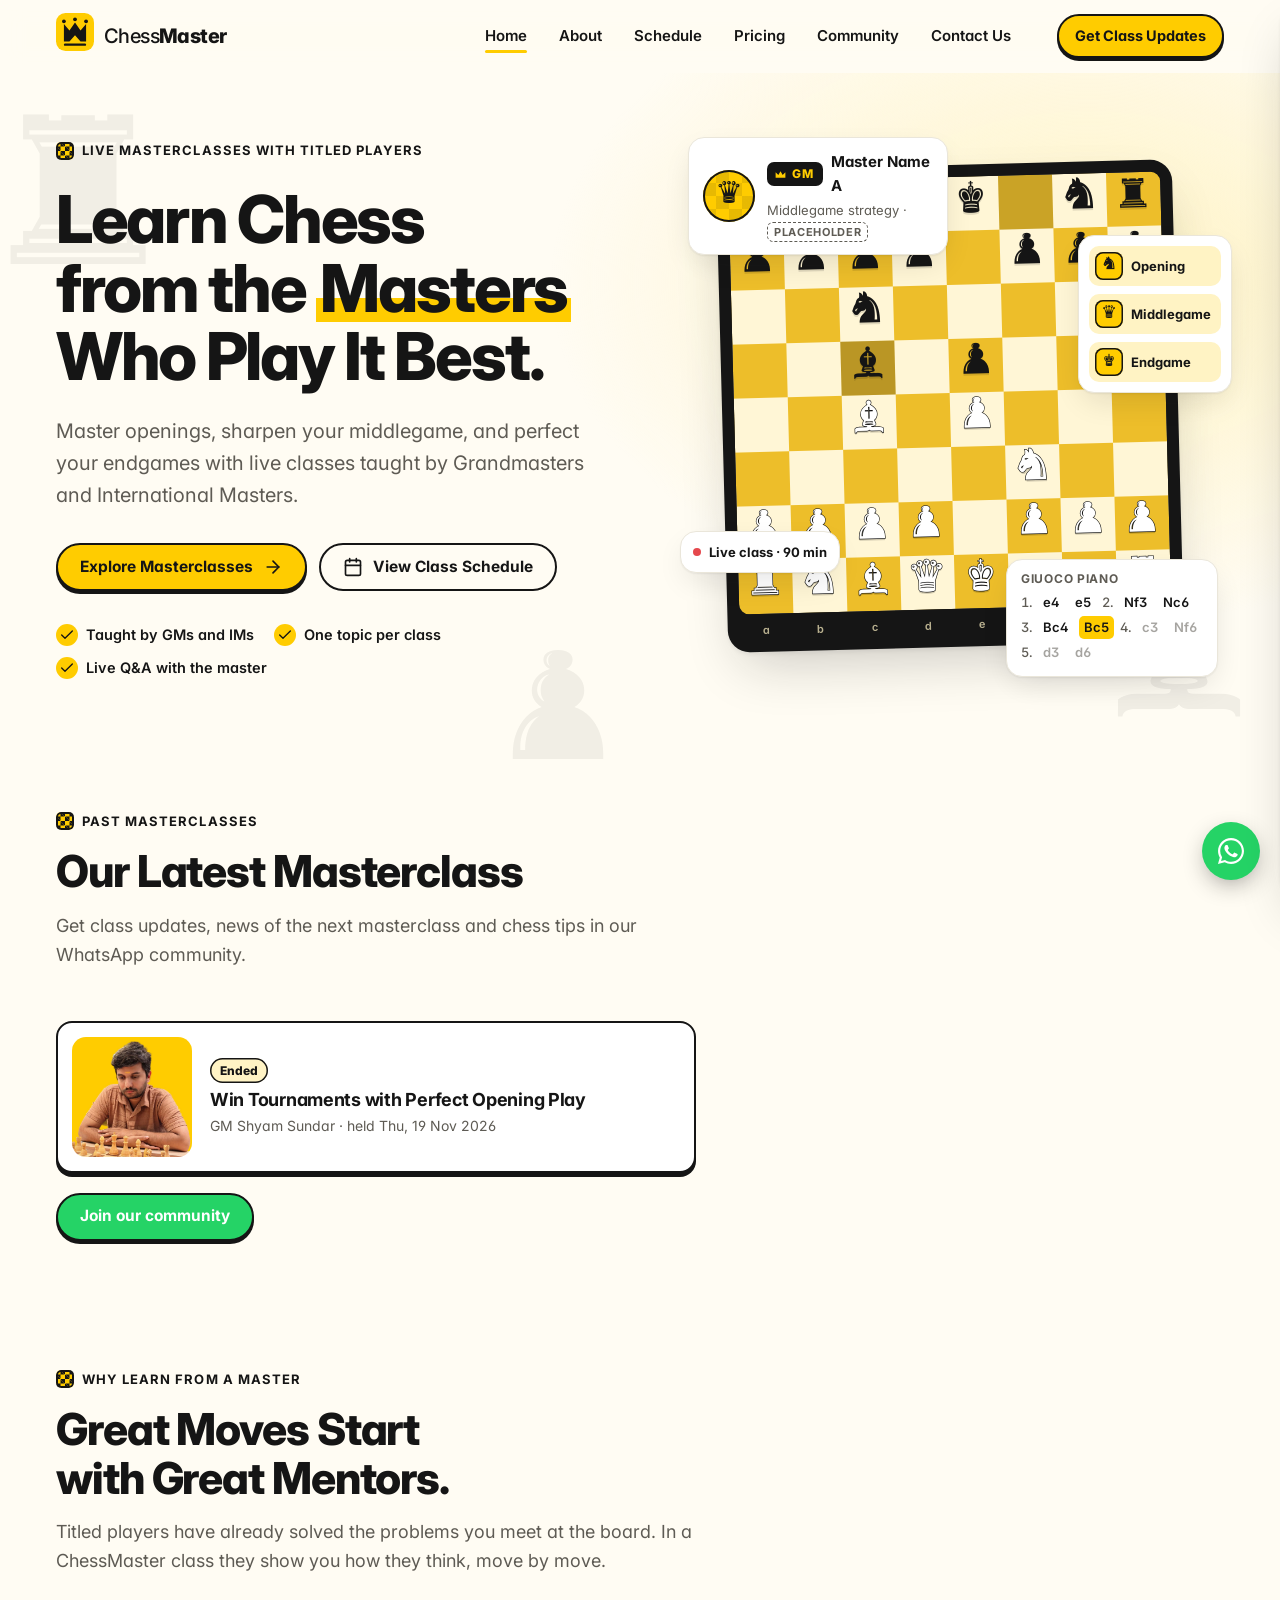
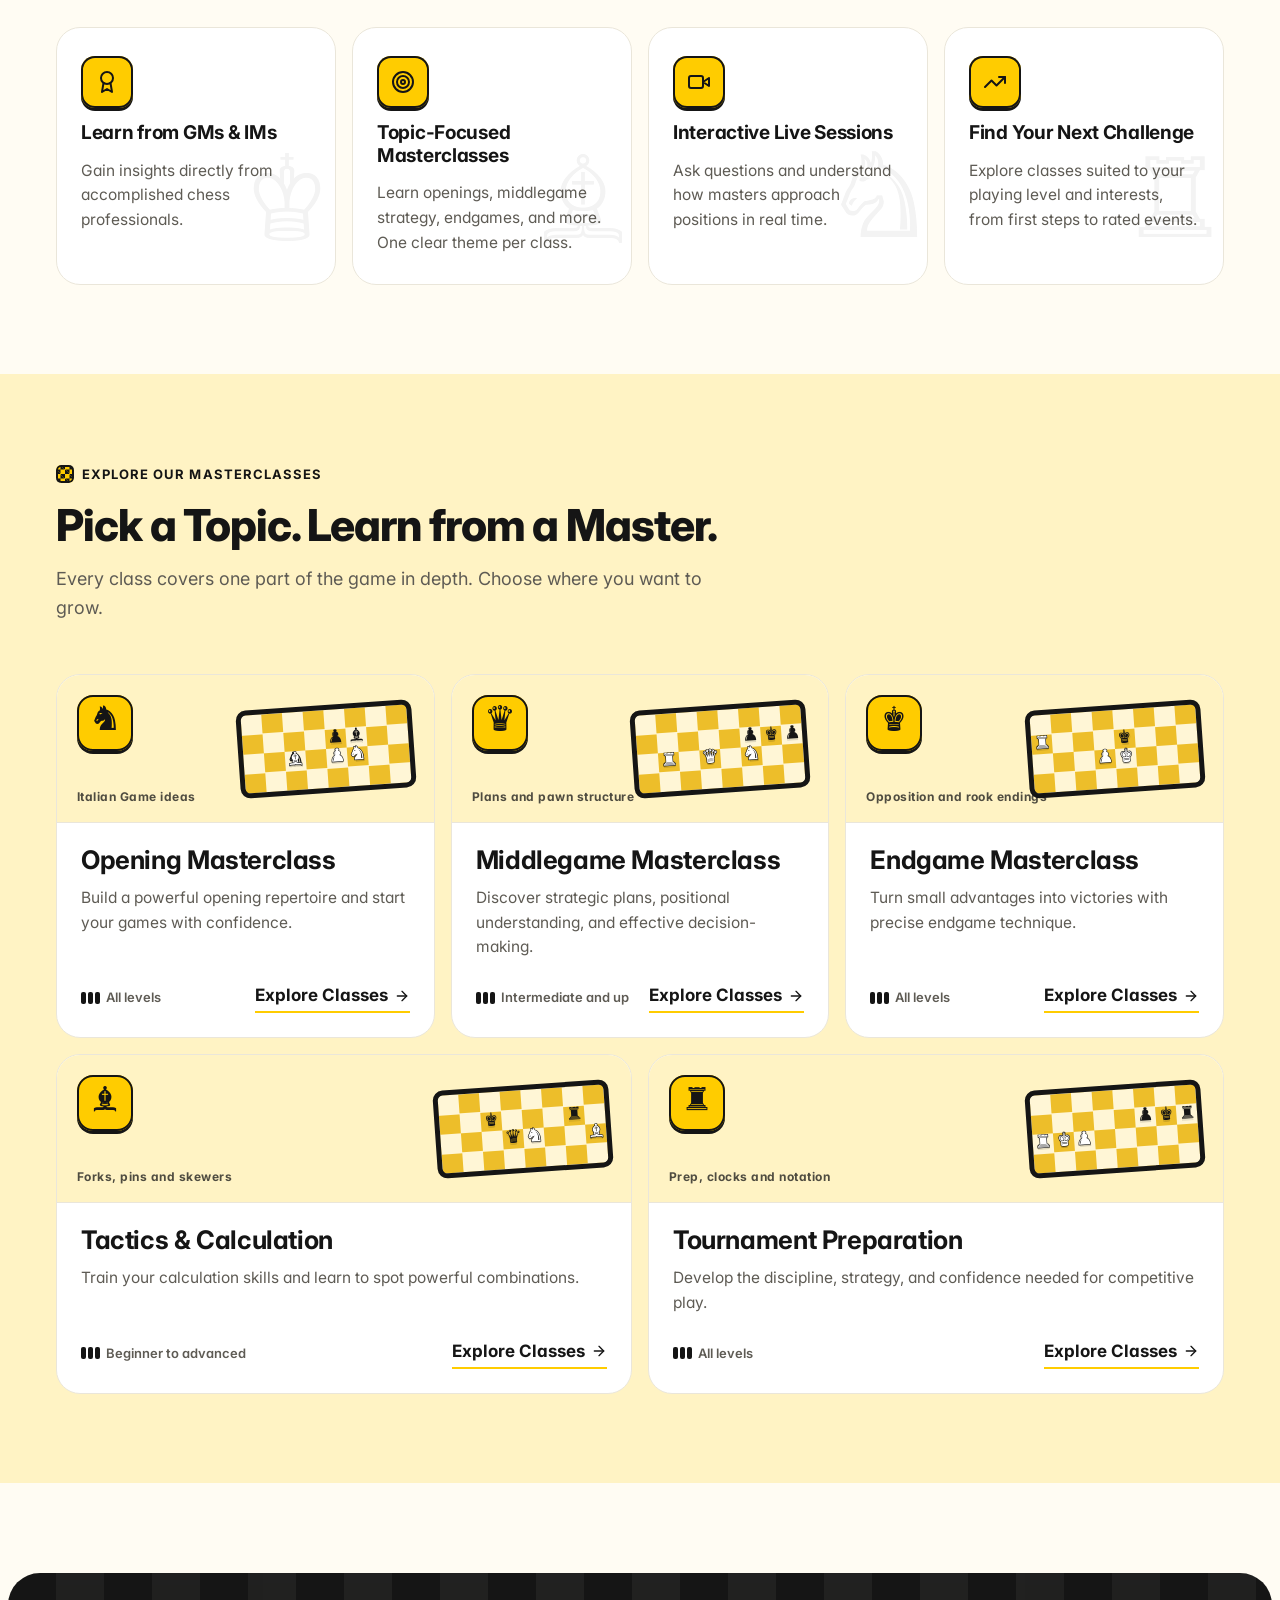
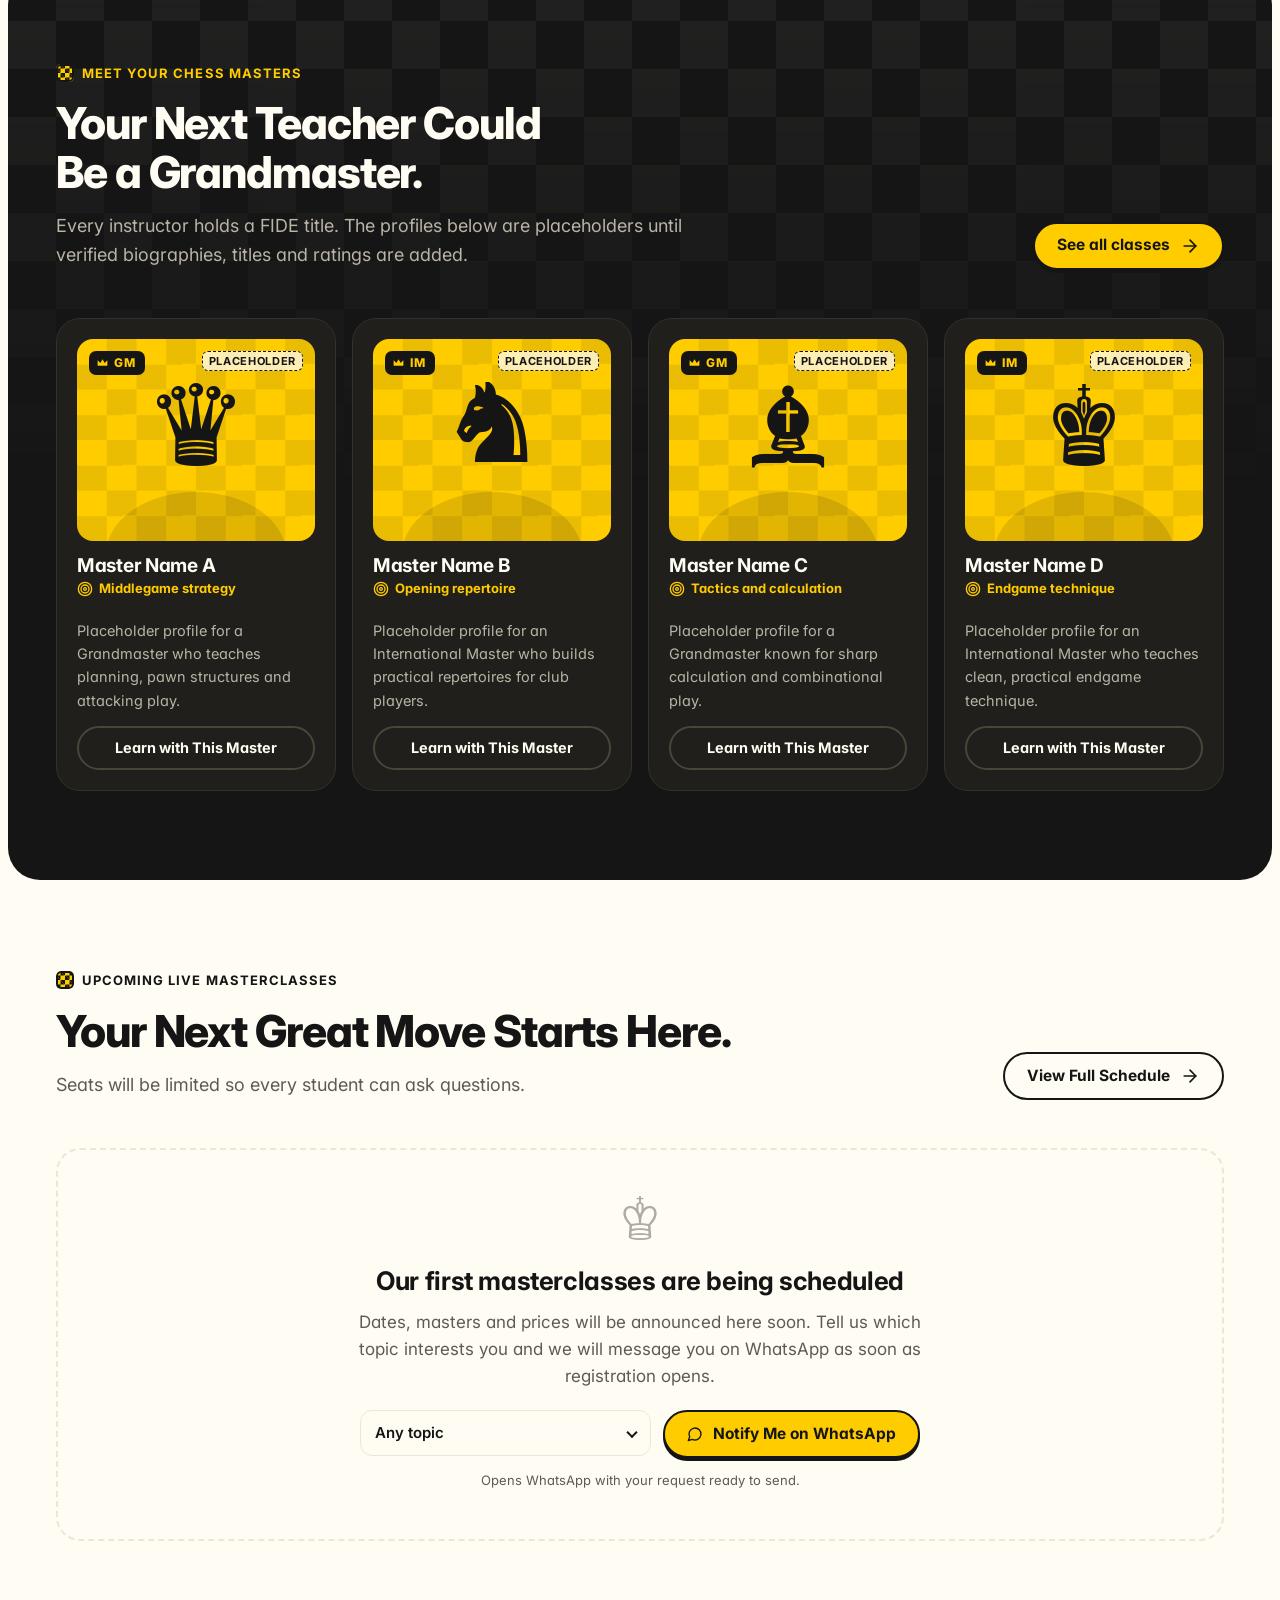
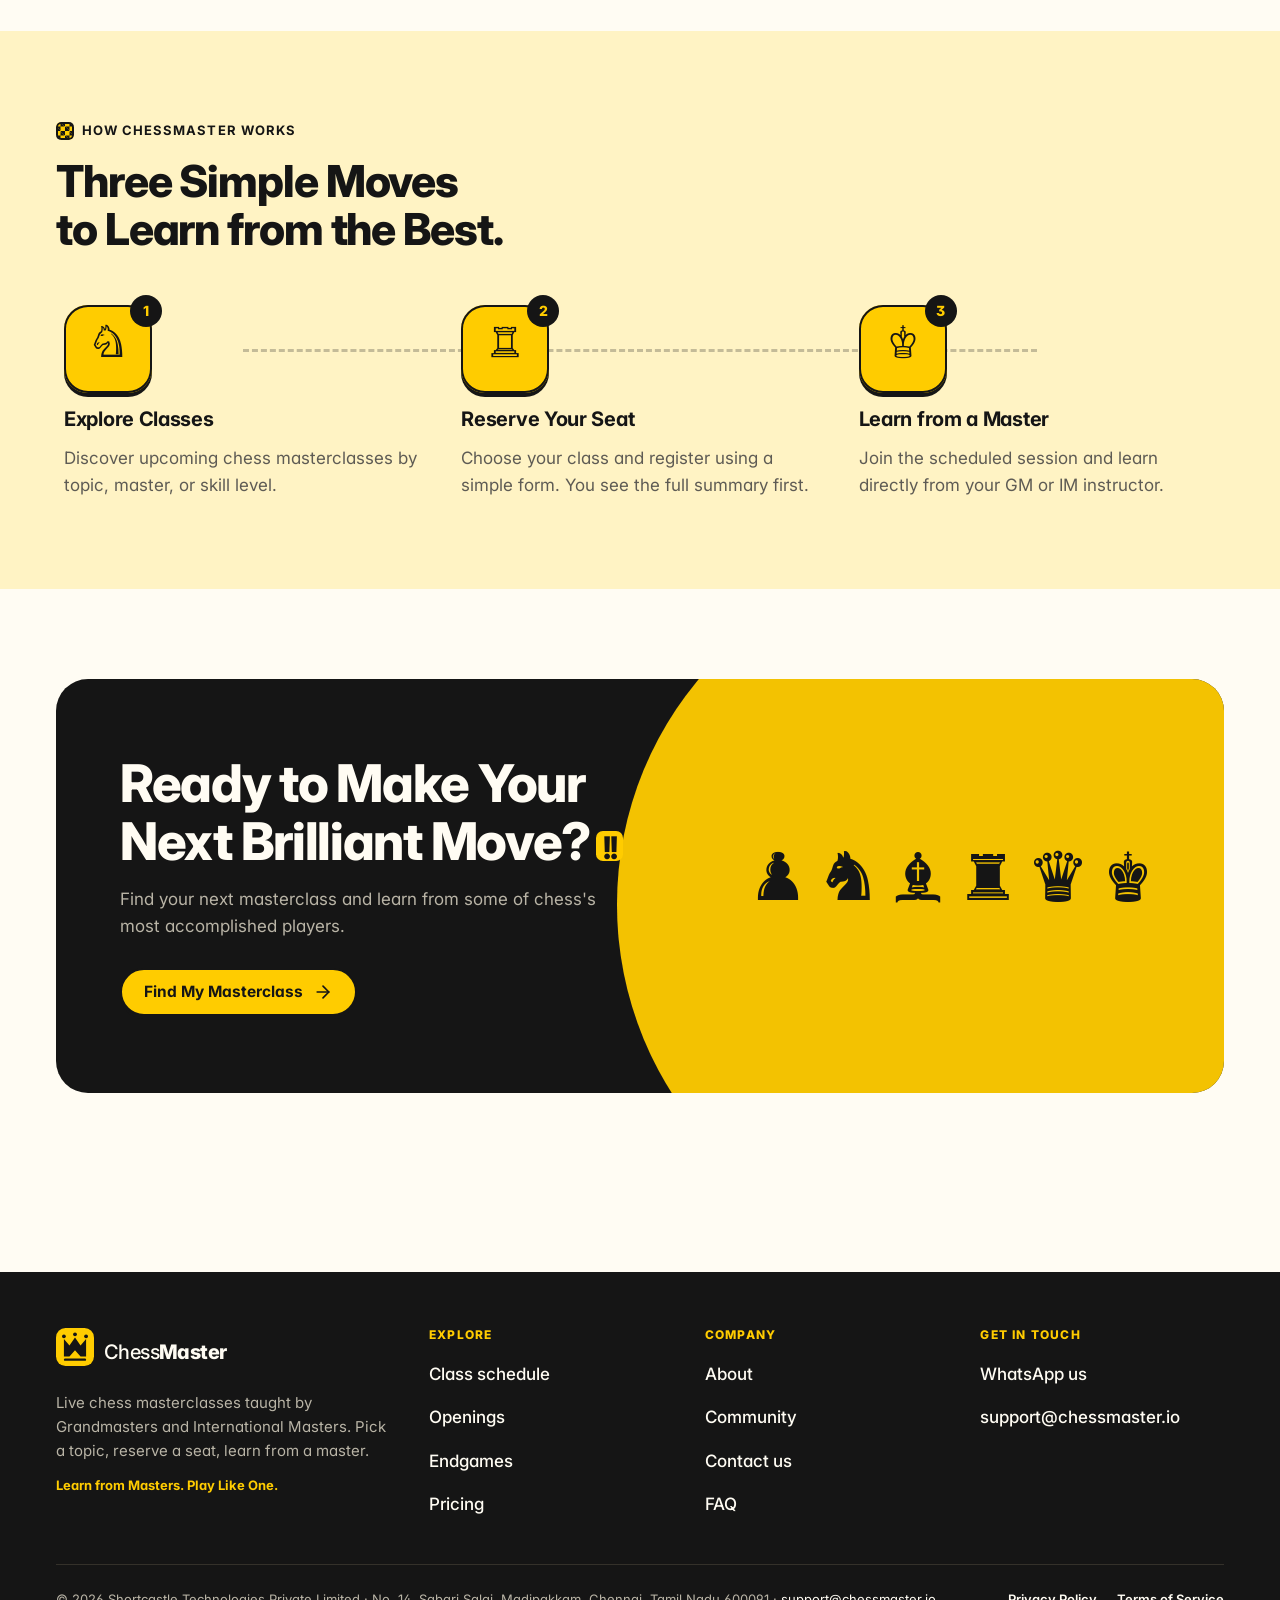
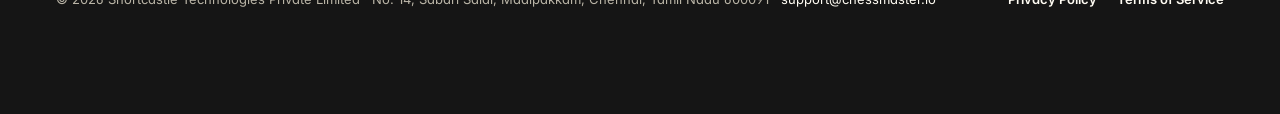
<file: index.html>
<!doctype html>
<html lang="en">
<head>
<meta charset="utf-8">
<meta name="viewport" content="width=device-width, initial-scale=1, viewport-fit=cover">
<title>ChessMaster</title>
<meta name="claude:viewport-fit-sides" content="cover">
<meta name="description" content="ChessMaster: live chess masterclasses taught by Grandmasters and International Masters. Openings, middlegames, endgames, tactics and tournament preparation.">
<link rel="icon" href="data:image/svg+xml,%3Csvg xmlns='http://www.w3.org/2000/svg' viewBox='0 0 48 48'%3E%3Crect width='48' height='48' rx='12' fill='%23FFCC00'/%3E%3Cpath d='M10 36V14l7 8 7-10 7 10 7-8v22h-7l-7-8-7 8z' fill='%23151515'/%3E%3Ccircle cx='10' cy='10.5' r='2.4' fill='%23151515'/%3E%3Ccircle cx='24' cy='8' r='2.4' fill='%23151515'/%3E%3Ccircle cx='38' cy='10.5' r='2.4' fill='%23151515'/%3E%3Crect x='10' y='38.5' width='28' height='3' rx='1.5' fill='%23151515'/%3E%3C/svg%3E">
<link rel="preconnect" href="https://fonts.googleapis.com">
<link rel="preconnect" href="https://fonts.gstatic.com" crossorigin>
<link rel="stylesheet" href="https://fonts.googleapis.com/css2?family=Inter:wght@400;500;600;700;800&display=swap">
<link rel="stylesheet" href="https://fonts.googleapis.com/css2?family=Noto+Sans+Symbols+2&text=%E2%99%9A%E2%99%9B%E2%99%9C%E2%99%9D%E2%99%9E%E2%99%9F%EF%B8%8E&display=swap">
<style>
/* Layout: warm-white editorial canvas, yellow and charcoal bands alternate; hero board is the signature object. 8px spacing grid, 1200px container. */
:root{
  --y:#FFCC00; --y-deep:#F0B800; --y-soft:#FFF3C4; --ink:#151515;
  --bg:#FFFCF3; --bg2:#FFF3C4; --card:#FFFFFF; --fg:#151515; --muted:#5E5B54; --line:#EAE6DA;
  --band:#151515; --band-fg:#FFFCF3; --band-muted:#B9B4A6; --band-card:#211F1B; --band-line:#34312A;
  --sq-l:#FFF6D6; --sq-d:#EDBE2A; --hl:rgba(21,21,21,.16);
  --ok:#15803D; --ok-bg:#E7F6EC; --bad:#B42318; --bad-bg:#FDECEA; --info-bg:#FFF3C4;
  --shadow-sm:0 1px 2px rgba(21,21,21,.06),0 2px 8px rgba(21,21,21,.05);
  --shadow:0 1px 2px rgba(21,21,21,.06),0 12px 32px -8px rgba(21,21,21,.14);
  --shadow-lg:0 2px 4px rgba(21,21,21,.06),0 24px 56px -16px rgba(21,21,21,.24);
  --font:'Inter',ui-sans-serif,system-ui,-apple-system,'Segoe UI',Roboto,Arial,sans-serif;
  --glyph:'Noto Sans Symbols 2','Segoe UI Symbol','DejaVu Sans',serif;
  --r-sm:10px; --r:16px; --r-lg:24px; --r-xl:32px;
  --h1:clamp(2.25rem,1.35rem + 3.9vw,4.125rem); --h2:clamp(1.75rem,1.3rem + 1.9vw,2.75rem); --h3:clamp(1.3125rem,1.2rem + .5vw,1.625rem);
  --body:clamp(1rem,.96rem + .2vw,1.0625rem); --cap:.8125rem;
  color-scheme:light;
  --gut:max(16px,env(safe-area-inset-left,0px)); --gut-r:max(16px,env(safe-area-inset-right,0px));
}

*,*::before,*::after{box-sizing:border-box}
html,body{overflow-x:clip}
html{scroll-behavior:smooth;scroll-padding-top:88px}
body{background:var(--bg);color:var(--fg);font-family:var(--font);font-size:var(--body);line-height:1.6;-webkit-font-smoothing:antialiased;font-feature-settings:"cv11","ss01"}
body::before{content:"";position:fixed;inset:0 0 auto;height:env(safe-area-inset-top,0px);z-index:60;background:var(--bg)}
h1,h2,h3,h4{margin:0;line-height:1.1;letter-spacing:-.025em;text-wrap:balance;font-weight:800}
h1{font-size:var(--h1);letter-spacing:-.035em;line-height:1.04}
h2{font-size:var(--h2)}
h3{font-size:var(--h3);line-height:1.2;letter-spacing:-.015em;font-weight:700}
p{margin:0}
a{color:inherit}
button,input,select,textarea{font:inherit;color:inherit}
.wrap{max-width:1200px;margin-inline:auto;padding-left:var(--gut);padding-right:var(--gut)}
.section{padding-block:clamp(56px,7vw,104px)}
.muted{color:var(--muted)}
.cap{font-size:var(--cap)}
.tnum{font-variant-numeric:tabular-nums}
.glyph{font-family:var(--glyph);font-weight:400;line-height:1}
.sr{position:absolute;width:1px;height:1px;overflow:hidden;clip:rect(0 0 0 0);white-space:nowrap}
:focus-visible{outline:3px solid var(--y);outline-offset:2px;box-shadow:0 0 0 5px var(--ink);border-radius:6px}
svg.i{width:20px;height:20px;flex:none;stroke:currentColor;fill:none;stroke-width:2;stroke-linecap:round;stroke-linejoin:round}
svg.i.sm{width:16px;height:16px}

/* Eyebrow and section heading */
.eyebrow{display:inline-flex;align-items:center;gap:8px;font-size:var(--cap);font-weight:700;letter-spacing:.08em;text-transform:uppercase;color:var(--fg)}
.eyebrow::before{content:"";width:18px;height:18px;border-radius:5px;background:var(--y);box-shadow:inset 0 0 0 2px var(--ink);background-image:linear-gradient(45deg,var(--ink) 25%,transparent 25% 75%,var(--ink) 75%),linear-gradient(45deg,var(--ink) 25%,transparent 25% 75%,var(--ink) 75%);background-size:9px 9px;background-position:0 0,4.5px 4.5px;background-color:var(--y)}
.shead{display:grid;gap:16px;max-width:720px;margin-bottom:clamp(32px,4vw,56px)}
.shead p{color:var(--muted);font-size:clamp(1rem,.95rem + .3vw,1.125rem);max-width:60ch}
.shead-row{display:flex;flex-wrap:wrap;align-items:flex-end;justify-content:space-between;gap:24px;margin-bottom:clamp(32px,4vw,48px)}
.shead-row .shead{margin:0}
.mark{background:linear-gradient(transparent 62%,var(--y) 62% 92%,transparent 92%);padding-inline:.06em;color:inherit}

/* Buttons */
.btn{display:inline-flex;align-items:center;justify-content:center;gap:10px;min-height:48px;padding:0 22px;border-radius:999px;font-weight:700;font-size:.9688rem;text-decoration:none;border:2px solid transparent;cursor:pointer;transition:transform .18s ease,box-shadow .18s ease,background .18s ease;white-space:nowrap;-webkit-tap-highlight-color:transparent}
.btn .i{transition:transform .2s ease}
.btn:hover .i.arrow{transform:translateX(3px)}
.btn-y{background:var(--y);color:var(--ink);border-color:var(--ink);box-shadow:0 3px 0 var(--ink)}
.btn-y:hover{transform:translateY(-2px);box-shadow:0 5px 0 var(--ink)}
.btn-y:active{transform:translateY(2px);box-shadow:0 1px 0 var(--ink)}
.btn-o{background:transparent;color:var(--fg);border-color:var(--fg)}
.btn-o:hover{background:var(--fg);color:var(--bg)}
.btn-d{background:var(--ink);color:var(--y);border-color:var(--ink)}
.btn-d:hover{transform:translateY(-2px)}
.btn-ghost{background:var(--card);color:var(--fg);border-color:var(--line)}
.btn-ghost:hover{border-color:var(--fg)}
.btn[disabled],.btn.is-disabled{opacity:.55;cursor:not-allowed;transform:none;box-shadow:none}
.btn-sm{min-height:44px;padding:0 16px;font-size:.9063rem}
.btn-block{width:100%}
.link{display:inline-flex;align-items:center;gap:6px;font-weight:700;text-decoration:none;border-bottom:2px solid var(--y);padding-bottom:2px}
.link:hover .i{transform:translateX(3px)}
.link .i{transition:transform .2s}

/* Header */
header.site{position:sticky;top:env(safe-area-inset-top,0px);z-index:50;background:color-mix(in srgb,var(--bg) 88%,transparent);backdrop-filter:saturate(1.4) blur(12px);-webkit-backdrop-filter:saturate(1.4) blur(12px);border-bottom:1px solid transparent;transition:border-color .25s,box-shadow .25s}
header.site.scrolled{border-bottom-color:var(--line);box-shadow:0 6px 24px -18px rgba(21,21,21,.5)}
.hbar{display:flex;align-items:center;gap:24px;height:72px}
.brand{display:inline-flex;align-items:center;gap:10px;text-decoration:none;font-weight:800;font-size:1.25rem;letter-spacing:-.03em}
.brand svg{width:38px;height:38px;flex:none}
.brand span b{font-weight:800}
.brand span em{font-style:normal;font-weight:500}
nav.main{display:flex;gap:4px;margin-left:auto}
nav.main a{position:relative;text-decoration:none;font-weight:600;font-size:.9375rem;padding:10px 14px;border-radius:999px;color:var(--fg)}
nav.main a::after{content:"";position:absolute;left:14px;right:14px;bottom:5px;height:3px;border-radius:2px;background:var(--y);transform:scaleX(0);transform-origin:left;transition:transform .25s}
nav.main a:hover::after,nav.main a[aria-current="page"]::after{transform:scaleX(1)}
.hcta{margin-left:8px}
.menu-btn{display:none;margin-left:auto;width:44px;height:44px;border-radius:12px;border:2px solid var(--fg);background:var(--card);cursor:pointer;place-items:center}
@media (max-width:960px){nav.main,.hcta{display:none}.menu-btn{display:grid}}

/* Drawer */
.drawer{position:fixed;inset:0;z-index:80;pointer-events:none}
.drawer .scrim{position:absolute;inset:0;background:rgba(10,9,8,.5);opacity:0;transition:opacity .3s}
.drawer .panel{position:absolute;top:0;right:0;bottom:0;width:min(88vw,380px);background:var(--bg);transform:translateX(100%);transition:transform .38s cubic-bezier(.2,.8,.2,1);display:flex;flex-direction:column;padding:calc(16px + env(safe-area-inset-top,0px)) max(20px,env(safe-area-inset-right,0px)) calc(20px + env(safe-area-inset-bottom,0px)) 20px;box-shadow:var(--shadow-lg);overflow:auto}
.drawer.open{pointer-events:auto}
.drawer.open .scrim{opacity:1}
.drawer.open .panel{transform:none}
.drawer .ptop{display:flex;align-items:center;justify-content:space-between;margin-bottom:24px}
.drawer nav{display:grid;gap:4px}
.drawer nav a{display:flex;align-items:center;justify-content:space-between;text-decoration:none;font-weight:700;font-size:1.375rem;letter-spacing:-.02em;padding:14px 4px;border-bottom:1px solid var(--line);opacity:0;transform:translateX(16px);transition:opacity .3s,transform .3s}
.drawer.open nav a{opacity:1;transform:none}
.drawer nav a[aria-current="page"] .glyph{color:var(--y-deep)}
.drawer nav a .glyph{font-size:1.5rem;color:var(--line)}
.drawer .pfoot{margin-top:auto;padding-top:24px;display:grid;gap:12px}

/* Hero */
.hero{position:relative;padding-block:clamp(32px,5vw,72px) clamp(56px,7vw,96px);isolation:isolate}
.hero::before{content:"";position:absolute;inset:0;z-index:-2;background:radial-gradient(60% 70% at 85% 30%,var(--bg2),transparent 70%)}
.hero-grid{display:grid;grid-template-columns:1.02fr .98fr;gap:clamp(32px,5vw,72px);align-items:center}
.hero-copy{display:grid;gap:24px;min-width:0}
.hero-copy .lead{font-size:clamp(1.0625rem,1rem + .35vw,1.25rem);color:var(--muted);max-width:52ch}
.hero-ctas{display:flex;flex-wrap:wrap;gap:12px;margin-top:8px}
.hero-proof{display:flex;flex-wrap:wrap;gap:10px 20px;margin-top:8px;font-size:.9063rem;font-weight:600}
.hero-proof span{display:inline-flex;align-items:center;gap:8px}
.hero-proof .i{color:var(--ink);background:var(--y);border-radius:999px;padding:3px;width:22px;height:22px}
.bgp{position:absolute;z-index:-1;font-family:var(--glyph);color:var(--fg);opacity:.06;pointer-events:none;user-select:none;line-height:1;transition:transform .6s cubic-bezier(.2,.8,.2,1)}
@media (max-width:900px){.hero-grid{grid-template-columns:1fr}.bgp.hide-m{display:none}}

/* Board stage */
.stage{position:relative;justify-self:center;width:min(100%,520px);padding:28px 36px 36px 28px}
.board-frame{position:relative;background:var(--ink);border-radius:22px;padding:12px;box-shadow:var(--shadow-lg);transform:rotate(-1.5deg)}
.board{position:relative;aspect-ratio:1;max-width:100%;border-radius:10px;overflow:hidden;container-type:inline-size;background:repeating-conic-gradient(var(--sq-d) 0 25%,var(--sq-l) 0 50%) 0 0/25% 25%}
.board .sqh{position:absolute;width:12.5%;height:12.5%;background:var(--hl);transition:left .3s,top .3s,opacity .3s}
.board .sqh.to{background:rgba(21,21,21,.24)}
.pc{position:absolute;width:12.5%;height:12.5%;display:grid;place-items:center;font-family:var(--glyph);font-size:34px;font-size:9.4cqi;line-height:1;transition:left .75s cubic-bezier(.3,.7,.2,1),top .75s cubic-bezier(.3,.7,.2,1),opacity .4s;user-select:none;z-index:2}
.pc.b{color:#151515;text-shadow:0 2px 0 rgba(0,0,0,.12)}
.pc.w{color:#FFFFFF;-webkit-text-stroke:1.2px #151515;paint-order:stroke fill;text-shadow:0 2px 0 rgba(0,0,0,.18)}
.pc.lift{z-index:3}
.files{display:grid;grid-template-columns:repeat(8,1fr);margin-top:8px;color:#FFF3C4;font-size:.6875rem;font-weight:600;text-align:center;letter-spacing:.05em;opacity:.7}
.float{position:absolute;background:var(--card);border:1px solid var(--line);border-radius:var(--r);box-shadow:var(--shadow);padding:12px 14px;animation:bob 6s ease-in-out infinite}
.float.mcard{top:0;left:-6px;display:flex;gap:12px;align-items:center;width:max-content;max-width:260px}
.float.moves{right:-4px;bottom:6px;width:212px;animation-delay:-2s}
.float.topics{right:-18px;top:18%;display:grid;gap:8px;padding:10px;animation-delay:-4s}
.float.live{left:-14px;bottom:20%;display:flex;align-items:center;gap:8px;font-weight:700;font-size:.8125rem;padding:10px 12px;animation-delay:-3s}
.tchip{display:flex;align-items:center;gap:8px;font-size:.8125rem;font-weight:700;padding:6px 10px 6px 6px;border-radius:10px;background:var(--bg2)}
.tchip .glyph{width:28px;height:28px;border-radius:8px;display:grid;place-items:center;background:var(--y);color:var(--ink);font-size:1rem;box-shadow:inset 0 0 0 1.5px var(--ink)}
.livedot{width:8px;height:8px;border-radius:50%;background:#E5484D;box-shadow:0 0 0 0 rgba(229,72,77,.6);animation:pulse 1.8s infinite}
.moves h4{font-size:.75rem;font-weight:700;letter-spacing:.06em;text-transform:uppercase;color:var(--muted);margin-bottom:6px}
.moves .ml{display:flex;flex-wrap:wrap;gap:2px 6px;font-size:.8125rem;font-weight:600;font-variant-numeric:tabular-nums}
.moves .ml span{padding:1px 5px;border-radius:5px;transition:background .3s,color .3s}
.moves .ml span.n{color:var(--muted);padding-inline:0;font-weight:500}
.moves .ml span.on{background:var(--y);color:var(--ink)}
.moves .ml span.pend{color:var(--muted);opacity:.55}
@keyframes bob{0%,100%{transform:translateY(0)}50%{transform:translateY(-8px)}}
@keyframes pulse{0%{box-shadow:0 0 0 0 rgba(229,72,77,.55)}80%,100%{box-shadow:0 0 0 8px rgba(229,72,77,0)}}
@media (max-width:640px){
  .stage{padding:0;width:100%}
  .board-frame{transform:none;padding:8px;border-radius:16px;max-width:400px;margin-inline:auto}
  .float{position:static;animation:none;box-shadow:var(--shadow-sm)}
  .stage-row{display:grid;grid-template-columns:1fr 1fr;gap:10px;margin-top:14px}
  .float.mcard{grid-column:1/-1;max-width:none;width:auto}
  .float.topics{grid-column:1/-1;display:flex;flex-wrap:wrap;gap:6px}
  .float.moves{width:auto}
  .float.live{justify-content:center}
}

/* Masterclass hero (shown on the home page until the class starts) */
.mc .hero-copy{gap:16px}
.mc h1{font-size:clamp(2.25rem,1.2rem + 3vw,3.5rem);max-width:15ch}
.mc .hero-copy .lead{font-size:clamp(1rem,.96rem + .25vw,1.125rem)}
.mc.hero{padding-block:clamp(20px,3vw,40px) clamp(48px,6vw,80px)}
.mc-coach{display:flex;align-items:center;gap:10px;flex-wrap:wrap;font-size:clamp(1.125rem,1rem + .5vw,1.375rem);font-weight:800;letter-spacing:-.01em;margin-top:-6px}
.mc-facts{display:grid;grid-template-columns:1fr 1fr;background:var(--card);border:2px solid var(--ink);border-radius:var(--r);box-shadow:0 4px 0 var(--ink);overflow:hidden}
.mc-facts>div{padding:12px 18px;display:grid;gap:2px;align-content:start}
.mc-facts>div+div{border-left:1.5px solid var(--line)}
.mc-facts small{font-size:.6875rem;font-weight:700;letter-spacing:.1em;text-transform:uppercase;color:var(--muted)}
.mc-facts b{font-size:clamp(1.0625rem,1rem + .3vw,1.25rem);font-weight:800;letter-spacing:-.01em;font-variant-numeric:tabular-nums}
.mc-tl{display:flex;align-items:center;justify-content:space-between;gap:8px}
.mc-tz{position:relative;line-height:1}
.mc-tz select{field-sizing:content;max-width:120px;appearance:none;-webkit-appearance:none;border:0;background:transparent;font-size:.75rem;font-weight:700;text-decoration:underline;text-underline-offset:3px;padding:2px 18px 2px 0;cursor:pointer;color:var(--fg)}
.mc-tz::after{content:"";position:absolute;right:4px;top:50%;width:6px;height:6px;border:solid var(--fg);border-width:0 1.5px 1.5px 0;transform:translateY(-70%) rotate(45deg);pointer-events:none}
.mc-fee h3{font-size:.9375rem;font-weight:800;letter-spacing:-.005em;margin-bottom:10px}
.mc-ladder{list-style:none;margin:0;padding:0;display:grid;grid-template-columns:repeat(3,1fr);gap:10px}
.mc-ladder li{position:relative;display:grid;justify-items:center;gap:2px;padding:16px 8px 12px;border:1.5px solid var(--line);border-radius:14px;background:var(--card);text-align:center}
.mc-ladder b{font-size:clamp(1.375rem,1.1rem + 1vw,1.75rem);font-weight:800;letter-spacing:-.02em;font-variant-numeric:tabular-nums;line-height:1.1}
.mc-ladder span{font-size:.75rem;color:var(--muted);font-weight:600}
.mc-ladder li[data-now]{background:var(--y);border:2px solid var(--ink);box-shadow:0 3px 0 var(--ink)}
.mc-ladder li[data-now] span{color:var(--ink)}
.mc-ladder li[data-past]{opacity:.45}
.mc-ladder li[data-past] b{text-decoration:line-through;text-decoration-thickness:2px}
.mc-ladder i{position:absolute;top:-11px;font-style:normal;font-size:.6875rem;font-weight:800;padding:2px 9px;border-radius:999px;background:var(--ink);color:var(--y);white-space:nowrap}
.mc-note{display:block;margin-top:10px;font-size:.75rem;color:var(--muted)}
.mc-usd{display:flex;flex-wrap:wrap;align-items:center;gap:10px 16px;background:var(--card);border:2px solid var(--ink);border-radius:var(--r);box-shadow:0 4px 0 var(--ink);padding:16px 20px}
.mc-usd .amt{display:flex;align-items:baseline;gap:10px;font-variant-numeric:tabular-nums}
.mc-usd s{font-size:1.375rem;font-weight:700;color:var(--muted);text-decoration-thickness:2px}
.mc-usd .amt b{font-size:clamp(2.25rem,1.8rem + 1.6vw,2.875rem);font-weight:800;letter-spacing:-.03em;line-height:1}
.mc-usd .pill{display:inline-flex;align-items:center;gap:6px;font-size:.8125rem;font-weight:800;padding:6px 12px;border-radius:999px;background:var(--y);color:var(--ink);box-shadow:inset 0 0 0 1.5px var(--ink)}
.mc-usd .up{flex-basis:100%;font-size:.8125rem;font-weight:600;color:#B42318}
.mc-usd .closes{flex-basis:100%;font-size:.8125rem;font-weight:600;color:var(--muted)}
.mc-cta{display:flex;flex-wrap:wrap;align-items:center;gap:12px 18px}
.mc-cta .btn{min-height:56px;padding:0 30px;font-size:1.0625rem}
.mc-meta{font-size:.875rem;font-weight:600;color:var(--muted)}
.mc-stage{padding:30px 34px 40px 30px}
.mc-photo{position:relative;border-radius:28px;overflow:hidden;background:var(--y);border:3px solid var(--ink);box-shadow:var(--shadow-lg),10px 10px 0 var(--ink);transform:rotate(1.5deg)}
.mc-photo img{display:block;width:100%;height:auto;aspect-ratio:880/841;object-fit:cover}
.float.mc-count{right:-20px;top:24%;text-align:center;padding:12px 16px;animation-delay:-4s}
.mc-count small{display:block;font-size:.6875rem;font-weight:700;letter-spacing:.1em;text-transform:uppercase;color:var(--muted)}
.mc-count .t{display:flex;gap:10px;margin-top:4px;font-variant-numeric:tabular-nums}
.mc-count .t b{display:grid;font-size:1.5rem;font-weight:800;line-height:1;letter-spacing:-.02em}
.mc-count .t b em{font-style:normal;font-size:.625rem;font-weight:700;letter-spacing:.08em;color:var(--muted);margin-top:3px}
.float.mc-aud{right:-6px;bottom:10px;display:flex;align-items:center;gap:8px;font-weight:700;font-size:.8125rem;padding:10px 12px;animation-delay:-1s}
.float.mc-aud .glyph{width:26px;height:26px;border-radius:8px;display:grid;place-items:center;background:var(--y);box-shadow:inset 0 0 0 1.5px var(--ink);font-size:.95rem}
.mc .float.live{bottom:14%}
.mc .float.mcard{max-width:none;white-space:nowrap}
@media (max-width:900px){.mc-stage{width:min(100%,460px)}}
@media (max-width:640px){
  .mc-stage{padding:0}
  .mc-photo{transform:none;box-shadow:var(--shadow);max-width:400px;margin-inline:auto}
  .mc-count .t{justify-content:center}
  .float.mc-count{grid-column:1/-1}
  .float.mc-aud{justify-content:center}
}
@media (max-width:420px){
  .mc-facts{grid-template-columns:1fr}
  .mc-facts>div+div{border-left:0;border-top:1.5px solid var(--line)}
  .mc-ladder{gap:8px}.mc-ladder li{padding:14px 4px 10px}
  .mc-cta .btn{width:100%}
}

/* Avatar + title badge */
.avatar{position:relative;flex:none;width:52px;height:52px;border-radius:50%;display:grid;place-items:center;background:var(--y);color:var(--ink);box-shadow:inset 0 0 0 2px var(--ink);overflow:hidden}
.avatar::before{content:"";position:absolute;inset:0;background:repeating-conic-gradient(rgba(21,21,21,.10) 0 25%,transparent 0 50%) 0 0/50% 50%}
.avatar .glyph{position:relative;font-size:1.75rem}
.tbadge{display:inline-flex;align-items:center;gap:5px;height:24px;padding:0 9px 0 7px;border-radius:7px;background:var(--ink);color:var(--y);font-size:.75rem;font-weight:800;letter-spacing:.08em;flex:none}
.tbadge svg{width:13px;height:13px;fill:var(--y)}
.ph{display:inline-block;font-size:.6875rem;font-weight:700;letter-spacing:.06em;text-transform:uppercase;color:var(--muted);border:1px dashed currentColor;border-radius:6px;padding:1px 6px;line-height:1.5}

/* Benefit cards */
.bgrid{display:grid;grid-template-columns:repeat(4,1fr);gap:16px}
.bcard{position:relative;background:var(--card);border:1px solid var(--line);border-radius:var(--r-lg);padding:28px 24px;display:grid;gap:14px;align-content:start;overflow:hidden;transition:transform .25s,box-shadow .25s,border-color .25s}
.bcard:hover{transform:translateY(-4px);box-shadow:var(--shadow);border-color:transparent}
.bcard .ic{width:52px;height:52px;border-radius:14px;background:var(--y);color:var(--ink);display:grid;place-items:center;box-shadow:inset 0 0 0 2px var(--ink),0 3px 0 var(--ink)}
.bcard .ic .i{width:24px;height:24px}
.bcard h3{font-size:1.1875rem}
.bcard p{color:var(--muted);font-size:.9688rem}
.bcard .ghost{position:absolute;right:-8px;bottom:-18px;font-size:7rem;opacity:.05;font-family:var(--glyph);pointer-events:none}
@media (max-width:1024px){.bgrid{grid-template-columns:repeat(2,1fr)}}
@media (max-width:560px){.bgrid{grid-template-columns:1fr}}

/* Topic cards */
.tgrid{display:grid;grid-template-columns:repeat(6,1fr);gap:16px}
.tcard{grid-column:span 2;position:relative;display:flex;flex-direction:column;background:var(--card);border:1px solid var(--line);border-radius:var(--r-lg);overflow:hidden;text-decoration:none;transition:transform .25s,box-shadow .25s}
.tcard:nth-child(4),.tcard:nth-child(5){grid-column:span 3}
.tcard:hover{transform:translateY(-4px);box-shadow:var(--shadow)}
.tart{position:relative;height:148px;background:var(--bg2);overflow:hidden;border-bottom:1px solid var(--line)}
.tart .mini{position:absolute;right:20px;top:50%;width:176px;aspect-ratio:2/1;transform:translateY(-50%) rotate(-4deg);border-radius:10px;border:5px solid var(--ink);background:repeating-conic-gradient(var(--sq-d) 0 25%,var(--sq-l) 0 50%) 0 0/25% 50%;container-type:inline-size;transition:transform .35s}
.tcard:hover .mini{transform:translateY(-50%) rotate(0deg) scale(1.04)}
.tart .mini .pc{width:12.5%;height:25%;font-size:10.5cqi;transition:none}
.tart .tglyph{position:absolute;left:20px;top:20px;width:56px;height:56px;border-radius:16px;background:var(--y);color:var(--ink);display:grid;place-items:center;font-size:2rem;box-shadow:inset 0 0 0 2px var(--ink),0 3px 0 var(--ink)}
.tart .note{position:absolute;left:20px;bottom:16px;font-size:.75rem;font-weight:700;letter-spacing:.04em;color:var(--fg);opacity:.75}
.tbody{padding:22px 24px 24px;display:flex;flex-direction:column;gap:10px;flex:1}
.tbody p{color:var(--muted);font-size:.9688rem}
.tmeta{display:flex;align-items:center;justify-content:space-between;gap:12px;margin-top:auto;padding-top:12px}
.lvl{display:inline-flex;align-items:center;gap:6px;font-size:.8125rem;font-weight:600;color:var(--muted)}
.lvl i{display:inline-flex;gap:2px}
.lvl i b{width:5px;height:12px;border-radius:2px;background:var(--line)}
.lvl i b.on{background:var(--fg)}
@media (max-width:1024px){.tgrid{grid-template-columns:repeat(2,1fr)}.tcard,.tcard:nth-child(4){grid-column:span 1}.tcard:nth-child(5){grid-column:1/-1}}
@media (max-width:640px){.tgrid{grid-template-columns:1fr}.tcard:nth-child(5){grid-column:auto}.tart{height:132px}.tart .mini{width:150px}}

/* Master cards */
.mband{background:var(--band);color:var(--band-fg);border-radius:var(--r-xl);margin-inline:max(8px,env(safe-area-inset-left,0px)) max(8px,env(safe-area-inset-right,0px));position:relative;overflow:hidden;isolation:isolate}
.mband::before{content:"";position:absolute;inset:0;z-index:-1;opacity:.05;background:repeating-conic-gradient(#FFFCF3 0 25%,transparent 0 50%) 0 0/96px 96px;mask-image:linear-gradient(180deg,#000,transparent 60%);-webkit-mask-image:linear-gradient(180deg,#000,transparent 60%)}
.mband .eyebrow{color:var(--y)}
.mband .shead p{color:var(--band-muted)}
.mrow{display:grid;grid-template-columns:repeat(4,1fr);gap:16px}
.mcardx{background:var(--band-card);border:1px solid var(--band-line);border-radius:var(--r-lg);padding:20px;display:flex;flex-direction:column;gap:14px;transition:transform .25s,border-color .25s}
.mcardx:hover{transform:translateY(-4px);border-color:var(--y)}
.portrait{position:relative;aspect-ratio:4/3.4;border-radius:16px;background:var(--y);overflow:hidden;display:grid;place-items:center;color:var(--ink)}
.portrait::before{content:"";position:absolute;inset:0;background:repeating-conic-gradient(rgba(21,21,21,.09) 0 25%,transparent 0 50%) 0 0/25% 25%}
.portrait::after{content:"";position:absolute;left:12%;right:12%;bottom:-38%;height:62%;border-radius:50%;background:rgba(21,21,21,.12)}
.portrait .glyph{position:relative;z-index:1;font-size:clamp(5rem,9vw,6.5rem);transition:transform .35s cubic-bezier(.2,.8,.2,1)}
.mcardx:hover .portrait .glyph{transform:translateY(-6px) rotate(-4deg)}
.portrait .tbadge{position:absolute;left:12px;top:12px;z-index:2}
.portrait .ph{position:absolute;right:12px;top:12px;z-index:2;color:var(--ink);background:rgba(255,252,243,.75);border-style:dashed}
.mcardx h3{font-size:1.1875rem;color:var(--band-fg)}
.mcardx .spec{display:inline-flex;align-items:center;gap:6px;font-size:.8125rem;font-weight:700;color:var(--y)}
.mcardx p{font-size:.9063rem;color:var(--band-muted)}
.mcardx .acts{margin-top:auto;display:grid;gap:10px}
.mcardx .btn-o{color:var(--band-fg);border-color:#4a4538}
.mcardx .btn-o:hover{background:var(--y);color:var(--ink);border-color:var(--y)}
.mcardx .next{font-size:.8125rem;color:var(--band-muted);display:flex;align-items:center;gap:6px}
@media (max-width:1024px){.mrow{grid-template-columns:repeat(2,1fr)}}
@media (max-width:640px){.mrow{display:flex;overflow-x:auto;scroll-snap-type:x mandatory;gap:12px;margin-inline:calc(-1 * var(--gut));padding-inline:var(--gut);padding-bottom:8px;scrollbar-width:none}.mrow::-webkit-scrollbar{display:none}.mcardx{flex:0 0 82%;scroll-snap-align:start}}
.dots{display:none;justify-content:center;gap:6px;margin-top:16px}
.dots b{width:8px;height:8px;border-radius:99px;background:#4a4538;transition:width .25s,background .25s}
.dots b.on{width:22px;background:var(--y)}
@media (max-width:640px){.dots{display:flex}}

/* Class cards */
.cgrid{display:grid;grid-template-columns:repeat(3,1fr);gap:16px}
.ccard{position:relative;background:var(--card);border:1px solid var(--line);border-radius:var(--r-lg);padding:22px;display:flex;flex-direction:column;gap:16px;transition:transform .25s,box-shadow .25s}
.ccard:hover{transform:translateY(-4px);box-shadow:var(--shadow)}
.ctop{display:flex;align-items:center;justify-content:space-between;gap:8px;flex-wrap:wrap}
.cat{display:inline-flex;align-items:center;gap:8px;font-size:.8125rem;font-weight:700}
.cat .glyph{width:30px;height:30px;border-radius:9px;background:var(--y);color:var(--ink);display:grid;place-items:center;font-size:1.0625rem;box-shadow:inset 0 0 0 1.5px var(--ink)}
.status{display:inline-flex;align-items:center;gap:6px;height:26px;padding:0 10px;border-radius:999px;font-size:.75rem;font-weight:700;white-space:nowrap}
.status::before{content:"";width:7px;height:7px;border-radius:50%;background:currentColor}
.s-open{background:var(--ok-bg);color:var(--ok)}
.s-soon{background:var(--y);color:var(--ink)}
.s-full{background:var(--ink);color:#FFFCF3}
.s-done{background:var(--line);color:var(--muted)}
.ccard h3{font-size:1.25rem}
.ccard h3 a{text-decoration:none}
.ccard h3 a::after{content:"";position:absolute;inset:0;border-radius:inherit}
.mline{display:flex;align-items:center;gap:10px;font-size:.9063rem;font-weight:600}
.mline .avatar{width:34px;height:34px;box-shadow:inset 0 0 0 1.5px var(--ink)}
.mline .avatar .glyph{font-size:1.125rem}
.meta{display:grid;grid-template-columns:1fr 1fr;gap:10px 12px;font-size:.875rem;padding:14px 0;border-block:1px dashed var(--line)}
.meta span{display:flex;align-items:center;gap:8px;min-width:0}
.meta .i{color:var(--muted)}
.meta .full{grid-column:1/-1}
.cfoot{display:flex;align-items:center;justify-content:space-between;gap:12px;margin-top:auto;position:relative;z-index:1}
.price{font-weight:800;font-size:1.375rem;letter-spacing:-.02em;font-variant-numeric:tabular-nums;line-height:1.1}
.price small{display:block;font-size:.6875rem;font-weight:700;letter-spacing:.06em;text-transform:uppercase;color:var(--muted)}
.seats{display:grid;gap:6px;font-size:.8125rem;font-weight:600}
.bar{height:6px;border-radius:99px;background:var(--line);overflow:hidden}
.bar b{display:block;height:100%;background:var(--fg);border-radius:inherit;transform-origin:left;animation:grow 1s cubic-bezier(.2,.8,.2,1) both}
@keyframes grow{from{transform:scaleX(0)}}
.sample{position:absolute;top:-10px;right:18px;font-size:.6875rem;font-weight:700;letter-spacing:.06em;text-transform:uppercase;background:var(--bg);border:1px dashed var(--muted);color:var(--muted);border-radius:6px;padding:0 6px;line-height:18px}
@media (max-width:1024px){.cgrid{grid-template-columns:repeat(2,1fr)}}
@media (max-width:680px){.cgrid{grid-template-columns:1fr}}

/* How it works */
.steps{position:relative;display:grid;grid-template-columns:repeat(3,1fr);gap:24px;counter-reset:s}
.steps::before{content:"";position:absolute;top:44px;left:16%;right:16%;border-top:3px dashed var(--fg);opacity:.25}
.step{position:relative;display:grid;gap:14px;justify-items:start;padding:0 8px}
.snum{position:relative;width:88px;height:88px;border-radius:24px;background:var(--y);color:var(--ink);display:grid;place-items:center;box-shadow:inset 0 0 0 2px var(--ink),0 4px 0 var(--ink);font-size:2.6rem}
.snum b{position:absolute;right:-10px;top:-10px;width:32px;height:32px;border-radius:50%;background:var(--ink);color:var(--y);font-size:.875rem;font-weight:800;display:grid;place-items:center;font-family:var(--font)}
.step h3{font-size:1.25rem}
.step p{color:var(--muted);max-width:34ch}
.walker{position:absolute;top:22px;left:16%;width:44px;height:44px;display:grid;place-items:center;font-size:1.6rem;font-family:var(--glyph);color:var(--fg);animation:walk 9s cubic-bezier(.6,0,.4,1) infinite;opacity:.9}
@keyframes walk{0%,8%{left:16%;transform:translate(-50%,0)}30%,40%{left:50%;transform:translate(-50%,0)}62%,72%{left:84%;transform:translate(-50%,0)}92%,100%{left:16%;transform:translate(-50%,0);opacity:0}}
.walker{display:none}
@media (max-width:820px){.steps{grid-template-columns:1fr;gap:28px}.steps::before{top:16px;bottom:16px;left:44px;right:auto;border-top:0;border-left:3px dashed var(--fg)}.step{grid-template-columns:88px 1fr;column-gap:20px;align-items:start;padding:0}.step .snum{grid-row:span 2}}

/* CTA band */
.cta{position:relative;background:var(--band);color:var(--band-fg);border-radius:var(--r-xl);padding:clamp(40px,6vw,80px) clamp(24px,5vw,72px);overflow:hidden;isolation:isolate;display:grid;grid-template-columns:1.3fr .7fr;gap:32px;align-items:center}
.cta::before{content:"";position:absolute;right:-8%;top:-30%;width:60%;aspect-ratio:1;z-index:-1;border-radius:50%;background:var(--y);opacity:.95}
.cta h2{color:#FFFCF3;font-size:clamp(2rem,1.4rem + 2.6vw,3.25rem);max-width:16ch}
.cta h2 .nag{display:inline-grid;place-items:center;vertical-align:middle;margin-left:6px;height:.95em;padding:0 .22em;border-radius:.22em;background:var(--y);color:var(--ink);font-size:.6em;letter-spacing:-.04em}
.cta p{color:var(--band-muted);font-size:1.0625rem;max-width:46ch;margin-top:16px}
.cta .btn{margin-top:28px}
.parade{display:flex;justify-content:center;gap:6px;font-family:var(--glyph);font-size:clamp(2.6rem,5vw,4.25rem);color:var(--ink);line-height:1}
.parade span{display:inline-block;animation:hop 3.2s ease-in-out infinite}
.parade span:nth-child(2){animation-delay:.18s}.parade span:nth-child(3){animation-delay:.36s}.parade span:nth-child(4){animation-delay:.54s}.parade span:nth-child(5){animation-delay:.72s}.parade span:nth-child(6){animation-delay:.9s}
@keyframes hop{0%,70%,100%{transform:translateY(0)}80%{transform:translateY(-14px)}}
@media (max-width:820px){.cta{grid-template-columns:1fr}.cta::before{right:-40%;top:auto;bottom:-40%;width:110%}.parade{justify-content:flex-start;margin-top:8px}}

/* Page hero (inner) */
.phero{position:relative;padding-block:clamp(40px,6vw,80px) clamp(32px,4vw,56px);isolation:isolate;overflow:hidden}
.phero::after{content:"";position:absolute;right:max(16px,calc(50% - 600px));bottom:0;width:min(42vw,380px);aspect-ratio:2/1;z-index:-1;opacity:.5;background:repeating-conic-gradient(var(--bg2) 0 25%,transparent 0 50%) 0 0/25% 50%;mask-image:linear-gradient(90deg,transparent,#000);-webkit-mask-image:linear-gradient(90deg,transparent,#000)}
.phero .shead{margin:0;max-width:780px}
.crumbs{display:flex;flex-wrap:wrap;align-items:center;gap:8px;font-size:.875rem;font-weight:600;color:var(--muted);margin-bottom:20px}
.crumbs a{text-decoration:none}
.crumbs a:hover{color:var(--fg);text-decoration:underline}

/* Schedule */
.chips{display:flex;gap:8px;overflow-x:auto;padding:4px 2px 8px;scrollbar-width:none;margin-inline:calc(-1 * var(--gut));padding-inline:var(--gut)}
.chips::-webkit-scrollbar{display:none}
.chip{flex:none;display:inline-flex;align-items:center;gap:8px;min-height:44px;padding:0 16px 0 10px;border-radius:999px;border:1.5px solid var(--line);background:var(--card);font-weight:700;font-size:.9063rem;cursor:pointer;transition:background .2s,border-color .2s,color .2s}
.chip .glyph{font-size:1.125rem;width:26px;text-align:center}
.chip:hover{border-color:var(--fg)}
.chip[aria-pressed="true"]{background:var(--ink);border-color:var(--ink);color:var(--y)}
.fbar{display:grid;grid-template-columns:repeat(5,minmax(0,1fr)) auto;gap:12px;align-items:end;margin-top:12px;padding:16px;border:1px solid var(--line);border-radius:var(--r-lg);background:var(--card)}
.field{display:grid;gap:6px;min-width:0}
.field>label,.field>.lab{font-size:.8125rem;font-weight:700}
.sel{position:relative}
.sel select{appearance:none;-webkit-appearance:none;width:100%;min-height:46px;padding:0 38px 0 14px;border-radius:12px;border:1.5px solid var(--line);background:var(--bg);font-weight:600;font-size:.9375rem;cursor:pointer}
.sel::after{content:"";position:absolute;right:15px;top:50%;width:8px;height:8px;border-right:2px solid var(--fg);border-bottom:2px solid var(--fg);transform:translateY(-70%) rotate(45deg);pointer-events:none}
.sel select:hover{border-color:var(--fg)}
.ftoggle{display:none}
.rhead{display:flex;flex-wrap:wrap;align-items:center;justify-content:space-between;gap:12px;margin:28px 0 12px}
.rhead .count{font-weight:700}
.tzline{display:flex;align-items:center;gap:8px;font-size:.875rem;color:var(--muted)}
.tzline .sel select{min-height:40px;font-size:.875rem}
@media (max-width:1024px){.fbar{grid-template-columns:repeat(3,minmax(0,1fr))}.fbar .reset{grid-column:1/-1}}
@media (max-width:640px){.ftoggle{display:inline-flex}.fbar{grid-template-columns:1fr 1fr;display:none}.fbar.open{display:grid}.fbar .reset{grid-column:1/-1}}
.month{display:flex;align-items:center;gap:12px;margin:32px 0 14px;font-size:.875rem;font-weight:800;letter-spacing:.08em;text-transform:uppercase}
.month::after{content:"";flex:1;height:1px;background:var(--line)}
.list{display:grid;gap:12px}
.list.fade{animation:fadeup .4s ease both}
@keyframes fadeup{from{opacity:.25;transform:translateY(8px)}}
.row{position:relative;display:grid;grid-template-columns:88px minmax(0,1fr) auto;gap:20px;align-items:center;background:var(--card);border:1px solid var(--line);border-radius:var(--r-lg);padding:16px 20px 16px 16px;transition:border-color .2s,box-shadow .2s,transform .2s}
.row:hover{border-color:var(--fg);box-shadow:var(--shadow-sm)}
.row.done{opacity:.72}
.dtile{display:grid;justify-items:center;align-content:center;width:88px;height:96px;border-radius:16px;background:var(--bg2);border:2px solid var(--ink);overflow:hidden;font-variant-numeric:tabular-nums;color:var(--fg)}
.dtile .mo{width:100%;text-align:center;background:var(--ink);color:var(--y);font-size:.75rem;font-weight:800;letter-spacing:.1em;padding:3px 0;margin-bottom:auto}
.dtile .d{font-size:2rem;font-weight:800;letter-spacing:-.03em;line-height:1;margin-top:6px}
.dtile .wd{font-size:.75rem;font-weight:700;color:var(--muted);margin-bottom:8px}
.rbody{display:grid;gap:8px;min-width:0}
.rbody .top{display:flex;flex-wrap:wrap;gap:8px 12px;align-items:center}
.rbody h3{font-size:1.1875rem}
.rbody h3 a{text-decoration:none}
.rbody h3 a::after{content:"";position:absolute;inset:0;border-radius:inherit}
.rmeta{display:flex;flex-wrap:wrap;gap:6px 18px;font-size:.875rem;color:var(--muted)}
.rmeta span{display:inline-flex;align-items:center;gap:6px}
.rmeta b{color:var(--fg);font-weight:600}
.rside{display:grid;justify-items:end;gap:10px;text-align:right;position:relative;z-index:1}
.rside .seatsline{font-size:.8125rem;font-weight:600;color:var(--muted)}
@media (max-width:760px){.row{grid-template-columns:64px minmax(0,1fr);gap:14px;padding:14px}.dtile{width:64px;height:76px;border-radius:12px}.dtile .d{font-size:1.5rem;margin-top:4px}.rside{grid-column:1/-1;display:flex;align-items:center;justify-content:space-between;text-align:left;border-top:1px dashed var(--line);padding-top:12px}}
.empty{display:grid;justify-items:center;gap:12px;text-align:center;padding:48px 24px;border:2px dashed var(--line);border-radius:var(--r-lg)}
.empty .glyph{font-size:3.5rem;opacity:.35}
.wa-fab{position:fixed;right:max(20px,env(safe-area-inset-right,0px));bottom:calc(20px + env(safe-area-inset-bottom,0px));z-index:45;width:58px;height:58px;border-radius:50%;display:grid;place-items:center;background:#25D366;color:#fff;box-shadow:0 8px 24px -6px rgba(21,21,21,.45);transition:transform .2s,box-shadow .2s}
.wa-fab svg{width:32px;height:32px}
.wa-fab:hover{transform:scale(1.07);box-shadow:0 12px 28px -6px rgba(21,21,21,.5)}
.wa-fab:focus-visible{outline:3px solid var(--ink);outline-offset:3px}
@media (max-width:960px){.has-mbar .wa-fab{bottom:calc(96px + env(safe-area-inset-bottom,0px))}}
@media (max-width:520px){.wa-fab{width:52px;height:52px;right:16px;bottom:calc(16px + env(safe-area-inset-bottom,0px))}.wa-fab svg{width:28px;height:28px}}
@media print{.wa-fab{display:none}}
.soon-form{display:flex;flex-wrap:wrap;justify-content:center;gap:12px;margin-top:8px;width:100%;max-width:560px}
.soon-form .sel{flex:1 1 220px}
.soon-form .btn{flex:0 1 auto}
@media (max-width:520px){.soon-form .btn{flex:1 1 100%}}

/* Detail page */
.dgrid{display:grid;grid-template-columns:minmax(0,1fr) 380px;gap:clamp(24px,4vw,48px);align-items:start}
.dmain{display:grid;gap:40px;min-width:0}
.dhead{display:grid;gap:16px}
.dhead .lead{font-size:1.125rem;color:var(--muted);max-width:62ch}
.block h2{font-size:1.5rem;margin-bottom:16px}
.checks{list-style:none;padding:0;margin:0;display:grid;gap:12px}
.checks li{display:grid;grid-template-columns:28px 1fr;gap:12px;align-items:start}
.checks li .tick{width:28px;height:28px;border-radius:8px;background:var(--y);color:var(--ink);display:grid;place-items:center;box-shadow:inset 0 0 0 1.5px var(--ink)}
.twocol{display:grid;grid-template-columns:1fr 1fr;gap:16px}
.panel{background:var(--card);border:1px solid var(--line);border-radius:var(--r-lg);padding:24px}
.panel h3{font-size:1.0625rem;margin-bottom:10px}
.panel p{color:var(--muted);font-size:.9688rem}
.mpanel{display:grid;grid-template-columns:auto 1fr;gap:20px;align-items:center}
.mpanel .avatar{width:88px;height:88px}
.mpanel .avatar .glyph{font-size:3rem}
.side{position:sticky;top:calc(96px + env(safe-area-inset-top,0px));display:grid;gap:16px}
.bookcard{background:var(--card);border:2px solid var(--ink);border-radius:var(--r-lg);overflow:hidden;box-shadow:6px 6px 0 var(--ink)}
.bookcard .bc-top{background:var(--y);color:var(--ink);padding:18px 22px;display:flex;justify-content:space-between;align-items:flex-end;gap:12px}
.bookcard .bc-top .price{font-size:2rem}
.bookcard .bc-top .price small{color:#3d3a33}
.bookcard dl{margin:0;padding:8px 22px;display:grid}
.bookcard dl div{display:flex;justify-content:space-between;gap:16px;padding:12px 0;border-bottom:1px dashed var(--line);font-size:.9375rem}
.bookcard dl div:last-child{border-bottom:0}
.bookcard dt{color:var(--muted);display:flex;align-items:center;gap:8px}
.bookcard dd{margin:0;font-weight:700;text-align:right}
.bookcard .bc-act{padding:0 22px 22px;display:grid;gap:10px}
.bookcard .note{font-size:.8125rem;color:var(--muted);text-align:center}
.mbar{display:none}
@media (max-width:960px){.dgrid{grid-template-columns:1fr}.side{position:static}
  .mbar{display:flex;position:fixed;left:0;right:0;bottom:0;z-index:40;align-items:center;justify-content:space-between;gap:12px;background:var(--card);border-top:1px solid var(--line);box-shadow:0 -8px 24px -12px rgba(21,21,21,.25);padding:12px var(--gut-r) calc(12px + env(safe-area-inset-bottom,0px)) var(--gut);transform:translateY(0);transition:transform .3s}
  .mbar.hide{transform:translateY(110%)}
  .has-mbar footer.site{padding-bottom:calc(176px + env(safe-area-inset-bottom,0px))}}
@media (max-width:560px){.twocol{grid-template-columns:1fr}.mpanel{grid-template-columns:1fr}}

/* Forms */
.fgrid{display:grid;grid-template-columns:1fr 1fr;gap:18px}
.fgrid .full{grid-column:1/-1}
.inp{width:100%;min-height:50px;padding:12px 14px;border-radius:12px;border:1.5px solid var(--line);background:var(--bg);font-size:1rem;transition:border-color .2s,box-shadow .2s}
textarea.inp{min-height:140px;resize:vertical}
.inp:hover{border-color:var(--muted)}
.inp:focus{outline:none;border-color:var(--fg);box-shadow:0 0 0 4px color-mix(in srgb,var(--y) 55%,transparent)}
.inp[readonly]{background:var(--bg2);border-style:dashed}
.field.err .inp,.field.err select{border-color:var(--bad)}
.ferr{display:none;align-items:center;gap:6px;font-size:.8125rem;font-weight:600;color:var(--bad)}
.field.err .ferr{display:flex}
.hint{font-size:.8125rem;color:var(--muted)}
.phone{display:grid;grid-template-columns:118px 1fr;gap:8px}
.seg{display:flex;gap:8px;flex-wrap:wrap}
.seg label{flex:1;min-width:120px;display:flex;align-items:center;gap:10px;min-height:50px;padding:0 14px;border-radius:12px;border:1.5px solid var(--line);background:var(--bg);cursor:pointer;font-weight:600}
.seg label:has(input:checked){border-color:var(--fg);background:var(--bg2)}
.seg input,.chk input{accent-color:#151515;width:20px;height:20px;flex:none}
.chk{display:grid;grid-template-columns:20px 1fr;gap:12px;align-items:start;font-size:.9375rem;cursor:pointer}
.chk span{color:var(--muted)}
.chk span b{color:var(--fg)}
.formcard{background:var(--card);border:1px solid var(--line);border-radius:var(--r-lg);padding:clamp(20px,3vw,32px)}
.formcard h2{font-size:1.5rem;margin-bottom:6px}
.alert{display:grid;grid-template-columns:24px 1fr;gap:12px;padding:14px 16px;border-radius:14px;background:var(--info-bg);font-size:.9375rem;align-items:start}
.alert.bad{background:var(--bad-bg);color:var(--bad)}
.alert.ok{background:var(--ok-bg)}
.alert .i{margin-top:2px}
.spin{width:18px;height:18px;border-radius:50%;border:2.5px solid currentColor;border-right-color:transparent;animation:rot .7s linear infinite}
@keyframes rot{to{transform:rotate(360deg)}}
.success{display:grid;gap:20px;justify-items:start}
.success .badge-ok{width:72px;height:72px;border-radius:22px;background:var(--y);color:var(--ink);display:grid;place-items:center;box-shadow:inset 0 0 0 2px var(--ink),0 4px 0 var(--ink);animation:popin .5s cubic-bezier(.3,1.6,.5,1) both}
.success .badge-ok .i{width:34px;height:34px;stroke-width:3}
@keyframes popin{from{transform:scale(.4);opacity:0}}
.sumlist{width:100%;display:grid;border:1px solid var(--line);border-radius:16px;overflow:hidden}
.sumlist div{display:flex;justify-content:space-between;gap:16px;padding:12px 16px;border-bottom:1px solid var(--line);font-size:.9375rem}
.sumlist div:last-child{border-bottom:0}
.sumlist dt{color:var(--muted)}
.sumlist dd{margin:0;font-weight:700;text-align:right;min-width:0;overflow-wrap:anywhere}
@media (max-width:640px){.fgrid{grid-template-columns:1fr}}

/* Pricing */
.pgrid{display:grid;grid-template-columns:repeat(3,1fr);gap:16px;align-items:stretch}
.pcard{position:relative;background:var(--card);border:1px solid var(--line);border-radius:var(--r-lg);padding:28px;display:flex;flex-direction:column;gap:18px}
.pcard.feat{border:2px solid var(--ink);box-shadow:6px 6px 0 var(--ink)}
.pcard .ptag{position:absolute;top:-13px;left:24px;background:var(--y);color:var(--ink);border:2px solid var(--ink);font-size:.75rem;font-weight:800;letter-spacing:.06em;text-transform:uppercase;border-radius:999px;padding:1px 10px}
.pcard .picon{width:56px;height:56px;border-radius:16px;background:var(--bg2);display:grid;place-items:center;font-size:2rem;box-shadow:inset 0 0 0 1.5px var(--line)}
.pcard h3{font-size:1.375rem}
.pcard .amount{font-size:2.25rem;font-weight:800;letter-spacing:-.03em;line-height:1}
.pcard .amount.tba{font-size:1.5rem}
.pcard .pnote{font-size:.8125rem;color:var(--muted);margin-top:6px}
.pcard ul{list-style:none;margin:0;padding:18px 0 0;border-top:1px dashed var(--line);display:grid;gap:12px;font-size:.9375rem}
.pcard li{display:grid;grid-template-columns:20px 1fr;gap:10px}
.pcard li .i{color:var(--fg);margin-top:3px}
.pcard .btn{margin-top:auto}
@media (max-width:960px){.pgrid{grid-template-columns:1fr;max-width:560px}}
.tablewrap{overflow-x:auto;border:1px solid var(--line);border-radius:var(--r-lg);background:var(--card)}
table{width:100%;border-collapse:collapse;font-size:.9375rem;min-width:640px}
th,td{text-align:left;padding:14px 18px;border-bottom:1px solid var(--line);white-space:nowrap}
th{font-size:.75rem;letter-spacing:.08em;text-transform:uppercase;color:var(--muted);font-weight:700;background:var(--bg)}
tr:last-child td{border-bottom:0}
td.num{text-align:right;font-weight:700;font-variant-numeric:tabular-nums}
td a{font-weight:700;text-decoration:none}
td a:hover{text-decoration:underline}

/* FAQ */
.faq{display:grid;gap:10px;max-width:820px}
.faq details{background:var(--card);border:1px solid var(--line);border-radius:var(--r);overflow:hidden;transition:border-color .2s}
.faq details[open]{border-color:var(--fg)}
.faq summary{list-style:none;cursor:pointer;display:flex;align-items:center;justify-content:space-between;gap:16px;padding:18px 20px;font-weight:700;font-size:1.0313rem;min-height:56px}
.faq summary::-webkit-details-marker{display:none}
.faq summary .pm{position:relative;width:28px;height:28px;flex:none;border-radius:8px;background:var(--y);box-shadow:inset 0 0 0 1.5px var(--ink)}
.faq summary .pm::before,.faq summary .pm::after{content:"";position:absolute;left:8px;right:8px;top:13px;height:2px;background:var(--ink);transition:transform .25s}
.faq summary .pm::after{transform:rotate(90deg)}
.faq details[open] summary .pm::after{transform:rotate(0)}
.faq .ans{padding:0 20px 20px;color:var(--muted);max-width:68ch}

/* About */
.agrid{display:grid;grid-template-columns:1fr 1fr;gap:clamp(24px,5vw,72px);align-items:center}
.quote{font-size:clamp(1.5rem,1.1rem + 1.6vw,2.25rem);font-weight:700;letter-spacing:-.025em;line-height:1.25;text-wrap:balance}
.quote::before{content:"";display:block;width:56px;height:6px;border-radius:3px;background:var(--y);margin-bottom:20px}
.titles{display:grid;grid-template-columns:1fr 1fr;gap:16px}
.tcardx{background:var(--band);color:var(--band-fg);border-radius:var(--r-lg);padding:24px;display:grid;gap:12px}
.tcardx .big{font-size:3rem;font-weight:800;letter-spacing:-.04em;color:var(--y);line-height:1}
.tcardx p{color:var(--band-muted);font-size:.9375rem}
.tcardx dl{margin:0;display:grid;gap:8px;font-size:.875rem}
.tcardx dl div{display:flex;justify-content:space-between;gap:12px;border-top:1px solid var(--band-line);padding-top:8px}
.tcardx dt{color:var(--band-muted)}
.tcardx dd{margin:0;font-weight:700}
.approach{display:grid;grid-template-columns:repeat(4,1fr);gap:16px}
.approach .panel{display:grid;gap:10px;align-content:start}
.approach .num{font-size:.8125rem;font-weight:800;letter-spacing:.08em;color:var(--muted)}
.approach .glyph{font-size:2.25rem}
@media (max-width:960px){.approach{grid-template-columns:1fr 1fr}.agrid{grid-template-columns:1fr}}
@media (max-width:520px){.approach,.titles{grid-template-columns:1fr}}
.brandgrid{display:grid;grid-template-columns:repeat(3,1fr);gap:16px}
.bm{border:1px solid var(--line);border-radius:var(--r-lg);overflow:hidden;background:var(--card)}
.bm .art{height:150px;display:grid;place-items:center;padding:24px}
.bm .art svg{max-width:100%;height:auto}
.bm .lab{display:flex;justify-content:space-between;align-items:center;gap:8px;padding:12px 16px;border-top:1px solid var(--line);font-size:.875rem;font-weight:700}
.bm.wide{grid-column:span 2}
@media (max-width:820px){.brandgrid{grid-template-columns:1fr 1fr}.bm.wide{grid-column:1/-1}}
@media (max-width:480px){.brandgrid{grid-template-columns:1fr}}

/* Contact */
.cwrap{display:grid;grid-template-columns:.9fr 1.1fr;gap:16px;align-items:stretch}
.cart{position:relative;background:var(--y);color:var(--ink);border-radius:var(--r-xl);padding:clamp(24px,4vw,40px);overflow:hidden;display:flex;flex-direction:column;gap:24px;isolation:isolate}
.cart::before{content:"";position:absolute;inset:auto -10% -20% auto;width:80%;aspect-ratio:1;z-index:-1;background:repeating-conic-gradient(rgba(21,21,21,.1) 0 25%,transparent 0 50%) 0 0/25% 25%;border-radius:24px;transform:rotate(-12deg)}
.cart h2{font-size:clamp(1.5rem,1.2rem + 1vw,2rem);max-width:16ch}
.cart .knight{font-family:var(--glyph);font-size:clamp(7rem,14vw,11rem);line-height:.9;align-self:flex-end;margin-top:auto;animation:bob 6s ease-in-out infinite}
.bubble{position:relative;align-self:flex-start;background:#FFFCF3;color:#151515;border:2px solid var(--ink);border-radius:18px 18px 18px 4px;padding:12px 16px;font-weight:700;font-size:.9375rem;box-shadow:0 3px 0 var(--ink)}
.methods{display:grid;gap:10px}
.method{display:flex;align-items:center;gap:12px;background:rgba(255,252,243,.7);border:1.5px solid rgba(21,21,21,.2);border-radius:14px;padding:12px 14px;font-size:.9375rem;color:#151515}
.method b{display:block}
a.method{text-decoration:none;transition:background .2s}a.method:hover{background:#FFFCF3}
.method .ph{color:#3d3a33;margin-left:auto}
@media (max-width:860px){.cwrap{grid-template-columns:1fr}.cart .knight{display:none}}

/* Footer */
footer.site{background:var(--band);color:var(--band-fg);margin-top:clamp(56px,7vw,104px);padding-block:56px 32px}
.fgrid2{display:grid;grid-template-columns:1.4fr 1fr 1fr 1fr;gap:32px}
footer.site p{color:var(--band-muted);font-size:.9375rem;max-width:38ch;margin-top:16px}
footer.site h4{font-size:.75rem;letter-spacing:.1em;text-transform:uppercase;color:var(--y);margin-bottom:14px}
footer.site ul{list-style:none;margin:0;padding:0;display:grid;gap:4px}
footer.site ul a{text-decoration:none;color:var(--band-fg);display:inline-block;padding:6px 0;font-weight:500}
footer.site ul a:hover{color:var(--y)}
.fbottom{display:flex;flex-wrap:wrap;justify-content:space-between;gap:12px;margin-top:40px;padding-top:24px;border-top:1px solid var(--band-line);font-size:.8125rem;color:var(--band-muted)}
.fbottom{align-items:center}
.fbottom a{color:var(--band-fg);text-decoration:none}
.fbottom a:hover{color:var(--y)}
.flinks{display:flex;gap:20px;font-weight:600}
/* Leave room under the footer so the floating WhatsApp button never covers the last links */
footer.site{padding-bottom:calc(104px + env(safe-area-inset-bottom,0px))}
footer.site p.tag{color:var(--y);font-weight:700;font-size:.8125rem;margin-top:12px}
@media (max-width:760px){.fgrid2{grid-template-columns:1fr 1fr}.fgrid2>div:first-child{grid-column:1/-1}}

/* View transitions and reveal */
#app>.view{animation:viewin .45s cubic-bezier(.2,.8,.2,1) both}
@keyframes viewin{from{opacity:.001;transform:translateY(10px)}}
.stagger>*{animation:rise .6s cubic-bezier(.2,.8,.2,1) both;animation-delay:calc(var(--i,0) * 70ms + 120ms)}
@keyframes rise{from{opacity:.001;transform:translateY(18px)}}
@supports (animation-timeline:view()){
  .rv{animation:rv linear both;animation-timeline:view();animation-range:entry 0% entry 45%}
  @keyframes rv{from{opacity:.25;transform:translateY(28px)}}
}
.hero-copy>*{animation:rise .7s cubic-bezier(.2,.8,.2,1) both}
.hero-copy>*:nth-child(2){animation-delay:.08s}.hero-copy>*:nth-child(3){animation-delay:.16s}.hero-copy>*:nth-child(4){animation-delay:.24s}.hero-copy>*:nth-child(5){animation-delay:.32s}
.stage{animation:stagein .9s cubic-bezier(.2,.8,.2,1) .15s both}
@keyframes stagein{from{opacity:.001;transform:translateY(24px) scale(.97)}}
@media (prefers-reduced-motion:reduce){
  *,*::before,*::after{animation:none!important;transition:none!important;scroll-behavior:auto!important}
}
</style>
<style>.pastcard{display:grid;grid-template-columns:120px minmax(0,1fr);gap:18px;align-items:center;max-width:640px;background:var(--card);border:2px solid var(--ink);border-radius:var(--r);box-shadow:0 4px 0 var(--ink);padding:14px;text-decoration:none;color:var(--ink)}.pastcard img{width:120px;height:120px;object-fit:cover;border-radius:14px}.pastcard h3{font-size:1.125rem;margin-top:6px}.pastcard p{color:var(--muted);font-size:.875rem;margin-top:4px}.endpill{display:inline-block;font-size:.75rem;font-weight:800;padding:3px 10px;border-radius:999px;background:var(--bg2);box-shadow:inset 0 0 0 1.5px var(--ink)}.btn-wa{background:#25D366;color:#fff;border:2px solid var(--ink);box-shadow:0 3px 0 var(--ink);margin-top:20px}@media (max-width:520px){.pastcard{grid-template-columns:84px minmax(0,1fr)}.pastcard img{width:84px;height:84px}.past .btn-wa{width:100%}}
img{max-width:100%}[hidden]{display:none!important}body{margin:0}:root{padding-top:env(safe-area-inset-top,0px);padding-bottom:env(safe-area-inset-bottom,0px)}</style>
</head>
<body>
<header class="site" id="hdr">
  <div class="wrap hbar">
    <a class="brand" href="#home" aria-label="ChessMaster home"><span id="hdrLogo"></span><span><em>Chess</em><b>Master</b></span></a>
    <nav class="main" aria-label="Primary" id="nav"></nav>
    <a class="btn btn-y btn-sm hcta" href="#schedule">Get Class Updates</a>
    <button class="menu-btn" id="menuBtn" aria-label="Open menu" aria-expanded="false" aria-controls="drawer"><svg class="i" viewBox="0 0 24 24"><path d="M4 6h16M4 12h16M4 18h16"/></svg></button>
  </div>
</header>
<div class="drawer" id="drawer" aria-hidden="true">
  <div class="scrim" data-close></div>
  <div class="panel" role="dialog" aria-modal="true" aria-label="Menu">
    <div class="ptop"><a class="brand" href="#home"><span id="drLogo"></span><span><em>Chess</em><b>Master</b></span></a><button class="menu-btn" style="display:grid" data-close aria-label="Close menu"><svg class="i" viewBox="0 0 24 24"><path d="M18 6 6 18M6 6l12 12"/></svg></button></div>
    <nav id="dnav" aria-label="Mobile"></nav>
    <div class="pfoot"><a class="btn btn-y btn-block" href="#schedule">Get Class Updates</a><p class="cap muted" style="text-align:center">Live classes with Grandmasters and International Masters</p></div>
  </div>
</div>

<main id="app" tabindex="-1"></main>

<footer class="site">
  <div class="wrap">
    <div class="fgrid2">
      <div><a class="brand" href="#home" style="color:#FFFCF3"><span id="ftLogo"></span><span><em>Chess</em><b>Master</b></span></a><p>Live chess masterclasses taught by Grandmasters and International Masters. Pick a topic, reserve a seat, learn from a master.</p><p class="tag">Learn from Masters. Play Like One.</p></div>
      <div><h4>Explore</h4><ul><li><a href="#schedule">Class schedule</a></li><li><a href="#schedule-opening">Openings</a></li><li><a href="#schedule-endgame">Endgames</a></li><li><a href="#pricing">Pricing</a></li></ul></div>
      <div><h4>Company</h4><ul><li><a href="#about">About</a></li><li><a href="/community">Community</a></li><li><a href="#contact">Contact us</a></li><li><a href="#pricing">FAQ</a></li></ul></div>
      <div><h4>Get in touch</h4><ul><li><a href="https://wa.me/13642058191" target="_blank" rel="noopener">WhatsApp us</a></li><li><a href="mailto:support@chessmaster.io">support@chessmaster.io</a></li></ul></div>
    </div>
    <div class="fbottom"><span>© 2026 Shortcastle Technologies Private Limited · No. 14, Sabari Salai, Madipakkam, Chennai, Tamil Nadu 600091 · <a href="mailto:support@chessmaster.io">support@chessmaster.io</a></span><span class="flinks"><a href="/privacy">Privacy Policy</a><a href="/terms">Terms of Service</a></span></div>
  </div>
</footer>
<div class="mbar" id="mbar" hidden></div>
<a class="wa-fab" href="https://wa.me/13642058191" target="_blank" rel="noopener" aria-label="Chat with us on WhatsApp" title="Chat with us on WhatsApp"><svg viewBox="0 0 32 32" aria-hidden="true"><path fill="currentColor" d="M16.04 3C8.86 3 3.03 8.82 3.03 16c0 2.3.6 4.53 1.74 6.5L3 29l6.68-1.75A12.95 12.95 0 0 0 16.04 29C23.2 29 29 23.18 29 16S23.2 3 16.04 3Zm0 23.8c-1.98 0-3.92-.53-5.61-1.54l-.4-.24-3.97 1.04 1.06-3.86-.26-.4A10.76 10.76 0 0 1 5.2 16c0-5.97 4.86-10.83 10.84-10.83 5.97 0 10.8 4.86 10.8 10.83 0 5.98-4.83 10.8-10.8 10.8Zm5.94-8.1c-.33-.16-1.93-.95-2.23-1.06-.3-.11-.52-.16-.73.17-.22.32-.84 1.05-1.03 1.27-.19.22-.38.24-.71.08-.33-.16-1.38-.51-2.62-1.62-.97-.86-1.62-1.93-1.81-2.25-.19-.33-.02-.5.14-.66.15-.15.33-.38.49-.57.16-.19.22-.33.33-.55.11-.22.05-.41-.03-.57-.08-.16-.73-1.77-1.01-2.42-.26-.64-.53-.55-.73-.56h-.62c-.22 0-.57.08-.87.41-.3.33-1.14 1.11-1.14 2.71 0 1.6 1.17 3.14 1.33 3.36.16.22 2.3 3.5 5.56 4.91.78.34 1.38.54 1.86.69.78.25 1.49.21 2.05.13.63-.09 1.93-.79 2.2-1.55.27-.76.27-1.42.19-1.55-.08-.14-.3-.22-.62-.38Z"/></svg></a>

<script>
/* ============ DATA (replace with real data or an API) ============ */
const DATA = {
  timezones:[
    {tz:'Asia/Kolkata',label:'India (IST)',short:'IST'},
    {tz:'UTC',label:'UTC',short:'UTC'},
    {tz:'Asia/Dubai',label:'Dubai (GST)',short:'GST'},
    {tz:'Asia/Singapore',label:'Singapore (SGT)',short:'SGT'},
    {tz:'Europe/London',label:'London (UK)',short:'UK'},
    {tz:'America/New_York',label:'New York (ET)',short:'ET'}
  ],
  topics:[
    {id:'opening',name:'Opening Masterclass',short:'Openings',glyph:'♞',levels:[1,2,3],levelText:'All levels',desc:'Build a powerful opening repertoire and start your games with confidence.',
     motif:{fen:'r1bqk...',pcs:[['b','n',2,1],['b','p',4,0],['w','p',4,1],['w','n',5,1],['b','b',5,0],['w','b',2,1]]},note:'Italian Game ideas'},
    {id:'middlegame',name:'Middlegame Masterclass',short:'Middlegame',glyph:'♛',levels:[2,3],levelText:'Intermediate and up',desc:'Discover strategic plans, positional understanding, and effective decision-making.',
     motif:{pcs:[['w','q',3,1],['b','k',6,0],['b','p',5,0],['b','p',7,0],['w','r',1,1],['w','n',5,1]]},note:'Plans and pawn structure'},
    {id:'endgame',name:'Endgame Masterclass',short:'Endgame',glyph:'♚',levels:[1,2,3],levelText:'All levels',desc:'Turn small advantages into victories with precise endgame technique.',
     motif:{pcs:[['b','k',4,0],['w','k',4,1],['w','p',3,1],['w','r',0,0]]},note:'Opposition and rook endings'},
    {id:'tactics',name:'Tactics & Calculation',short:'Tactics',glyph:'♝',levels:[1,2,3],levelText:'Beginner to advanced',desc:'Train your calculation skills and learn to spot powerful combinations.',
     motif:{pcs:[['w','n',4,1],['b','k',2,0],['b','r',6,0],['b','q',3,1],['w','b',7,1]]},note:'Forks, pins and skewers'},
    {id:'tournament',name:'Tournament Preparation',short:'Tournament',glyph:'♜',levels:[1,2,3],levelText:'All levels',desc:'Develop the discipline, strategy, and confidence needed for competitive play.',
     motif:{pcs:[['w','k',1,1],['w','r',0,1],['b','k',6,0],['b','r',7,0],['w','p',2,1],['b','p',5,0]]},note:'Prep, clocks and notation'}
  ],
  /* Placeholder profiles. Replace with verified names, titles, ratings and bios. */
  masters:[
    {id:'a',title:'GM',name:'Master Name A',glyph:'♛',spec:'Middlegame strategy',intro:'Placeholder profile for a Grandmaster who teaches planning, pawn structures and attacking play.'},
    {id:'b',title:'IM',name:'Master Name B',glyph:'♞',spec:'Opening repertoire',intro:'Placeholder profile for an International Master who builds practical repertoires for club players.'},
    {id:'c',title:'GM',name:'Master Name C',glyph:'♝',spec:'Tactics and calculation',intro:'Placeholder profile for a Grandmaster known for sharp calculation and combinational play.'},
    {id:'d',title:'IM',name:'Master Name D',glyph:'♚',spec:'Endgame technique',intro:'Placeholder profile for an International Master who teaches clean, practical endgame technique.'}
  ],
  /* Classes. status: open | soon | full | done. Times are stored in IST.
     Empty until the first schedule is final: the site then shows "coming soon" and a WhatsApp sign-up. */
  classes:[],
  /* Pricing config. Leave price null to show "To be announced". */
  contact:{phone:'+1 364-205-8191',wa:'13642058191',email:'support@chessmaster.io'},
  pricing:{
    intro:null,
    plans:[
      {id:'single',glyph:'♙',name:'Single Masterclass',price:null,note:'Announced with the first class schedule.',feat:false,
       items:['One live class with a GM or IM','Ask the master questions during the session','Topic, level, date and length shown before you register']},
      {id:'pass',glyph:'♖',name:'Topic Pass',price:null,note:'Planned. Terms published before launch.',feat:true,tag:'Planned',
       items:['A series of classes on one topic','One registration for the whole series','Same master across the series where possible']},
      {id:'workshop',glyph:'♕',name:'Special Workshops',price:null,note:'Announced on the schedule when available.',feat:false,
       items:['Longer deep-dive sessions','Focused on one theme or event','Separate price and schedule for each workshop']}
    ]
  }
};

/* ============ HELPERS ============ */
const $=(s,r=document)=>r.querySelector(s), $$=(s,r=document)=>[...r.querySelectorAll(s)];
const esc=s=>String(s).replace(/[&<>"']/g,c=>({'&':'&amp;','<':'&lt;','>':'&gt;','"':'&quot;',"'":'&#39;'}[c]));
const VS='︎';
const G=c=>c+VS;
const ICONS={
  arrow:'<path d="M5 12h14"/><path d="m12 5 7 7-7 7"/>',
  left:'<path d="M19 12H5"/><path d="m12 19-7-7 7-7"/>',
  cal:'<rect x="3" y="4" width="18" height="18" rx="2"/><path d="M16 2v4M8 2v4M3 10h18"/>',
  clock:'<circle cx="12" cy="12" r="10"/><path d="M12 6v6l4 2"/>',
  users:'<path d="M16 21v-2a4 4 0 0 0-4-4H6a4 4 0 0 0-4 4v2"/><circle cx="9" cy="7" r="4"/><path d="M22 21v-2a4 4 0 0 0-3-3.87M16 3.13a4 4 0 0 1 0 7.75"/>',
  check:'<path d="M20 6 9 17l-5-5"/>',
  award:'<circle cx="12" cy="8" r="6"/><path d="M15.48 12.89 17 22l-5-3-5 3 1.52-9.11"/>',
  target:'<circle cx="12" cy="12" r="10"/><circle cx="12" cy="12" r="6"/><circle cx="12" cy="12" r="2"/>',
  video:'<path d="m22 8-6 4 6 4V8Z"/><rect x="2" y="6" width="14" height="12" rx="2"/>',
  trend:'<path d="m22 7-8.5 8.5-5-5L2 17"/><path d="M16 7h6v6"/>',
  mail:'<rect x="2" y="4" width="20" height="16" rx="2"/><path d="m22 7-10 6L2 7"/>',
  chat:'<path d="M7.9 20A9 9 0 1 0 4 16.1L2 22Z"/>',
  globe:'<circle cx="12" cy="12" r="10"/><path d="M2 12h20M12 2a15.3 15.3 0 0 1 4 10 15.3 15.3 0 0 1-4 10 15.3 15.3 0 0 1-4-10 15.3 15.3 0 0 1 4-10z"/>',
  sliders:'<path d="M4 21v-7M4 10V3M12 21v-9M12 8V3M20 21v-5M20 12V3M1 14h6M9 8h6M17 16h6"/>',
  info:'<circle cx="12" cy="12" r="10"/><path d="M12 16v-4M12 8h.01"/>',
  lock:'<rect x="3" y="11" width="18" height="11" rx="2"/><path d="M7 11V7a5 5 0 0 1 10 0v4"/>',
  monitor:'<rect x="2" y="3" width="20" height="14" rx="2"/><path d="M8 21h8M12 17v4"/>',
  book:'<path d="M2 3h6a4 4 0 0 1 4 4v14a3 3 0 0 0-3-3H2zM22 3h-6a4 4 0 0 0-4 4v14a3 3 0 0 1 3-3h7z"/>',
  trophy:'<path d="M6 9H4.5a2.5 2.5 0 0 1 0-5H6M18 9h1.5a2.5 2.5 0 0 0 0-5H18M4 22h16M10 14.66V17c0 .55-.47.98-.97 1.21C7.85 18.75 7 20.24 7 22M14 14.66V17c0 .55.47.98.97 1.21C16.15 18.75 17 20.24 17 22M18 2H6v7a6 6 0 0 0 12 0V2Z"/>',
  shield:'<path d="M12 22s8-4 8-10V5l-8-3-8 3v7c0 6 8 10 8 10z"/><path d="m9 12 2 2 4-4"/>',
  copy:'<rect x="9" y="9" width="13" height="13" rx="2"/><path d="M5 15H4a2 2 0 0 1-2-2V4a2 2 0 0 1 2-2h9a2 2 0 0 1 2 2v1"/>',
  alert:'<circle cx="12" cy="12" r="10"/><path d="M12 8v4M12 16h.01"/>',
  layers:'<path d="m12 2 10 5-10 5L2 7z"/><path d="m2 17 10 5 10-5M2 12l10 5 10-5"/>',
  phone:'<path d="M22 16.92v3a2 2 0 0 1-2.18 2 19.79 19.79 0 0 1-8.63-3.07 19.5 19.5 0 0 1-6-6 19.79 19.79 0 0 1-3.07-8.67A2 2 0 0 1 4.11 2h3a2 2 0 0 1 2 1.72c.13.96.36 1.9.7 2.81a2 2 0 0 1-.45 2.11L8.09 9.91a16 16 0 0 0 6 6l1.27-1.27a2 2 0 0 1 2.11-.45c.91.34 1.85.57 2.81.7A2 2 0 0 1 22 16.92z"/>',
  bell:'<path d="M6 8a6 6 0 0 1 12 0c0 7 3 9 3 9H3s3-2 3-9"/><path d="M10.3 21a1.94 1.94 0 0 0 3.4 0"/>'
};
const ic=(n,cls='')=>`<svg class="i ${cls}" viewBox="0 0 24 24" aria-hidden="true">${ICONS[n]}</svg>`;
const crown='<svg viewBox="0 0 24 24" aria-hidden="true"><path d="M3 18V8l5 5 4-7 4 7 5-5v10z"/></svg>';
const tbadge=t=>`<span class="tbadge" title="${t==='GM'?'Grandmaster':'International Master'}">${crown}${t}</span>`;
const inr=n=>'₹'+n.toLocaleString('en-IN');
const waLink=(text='')=>`https://wa.me/${DATA.contact.wa}${text?'?text='+encodeURIComponent(text):''}`;
/* Opens WhatsApp with a ready-to-send message. Falls back to same-tab navigation if a pop-up is blocked. */
function openWA(text){const u=waLink(text);const w=window.open(u,'_blank','noopener');if(!w)location.href=u;return u}
function comingSoon(topic='all'){
  return `<div class="empty soon-box"><span class="glyph" aria-hidden="true">${G('♔')}</span>
    <h3>Our first masterclasses are being scheduled</h3>
    <p class="muted" style="max-width:52ch">Dates, masters and prices will be announced here soon. Tell us which topic interests you and we will message you on WhatsApp as soon as registration opens.</p>
    <form class="soon-form" id="notifyForm">
      <span class="sel"><select class="inp" id="nTopic" aria-label="Topic you are interested in"><option value="all">Any topic</option>${DATA.topics.map(t=>`<option value="${t.id}" ${t.id===topic?'selected':''}>${t.name}</option>`).join('')}</select></span>
      <button class="btn btn-y" type="submit">${ic('chat','sm')}Notify Me on WhatsApp</button>
    </form>
    <p class="cap muted">Opens WhatsApp with your request ready to send.</p>
  </div>`;
}
function bindNotify(){
  const f=$('#notifyForm');if(!f)return;
  f.onsubmit=e=>{e.preventDefault();const t=topicOf($('#nTopic').value);
    openWA(`Hi ChessMaster, please notify me when registration opens${t?' for the '+t.name:''}.`)};
}
const topicOf=id=>DATA.topics.find(t=>t.id===id);
const masterOf=id=>DATA.masters.find(m=>m.id===id);
const classOf=id=>DATA.classes.find(c=>c.id===id);
const STATUS={open:['s-open','Registration Open'],soon:['s-soon','Upcoming'],full:['s-full','Fully Booked'],done:['s-done','Completed']};
const statusPill=s=>`<span class="status ${STATUS[s][0]}">${STATUS[s][1]}</span>`;
const LVL={Beginner:1,Intermediate:2,Advanced:3};
const lvlBars=n=>`<i aria-hidden="true">${[1,2,3].map(k=>`<b class="${k<=n?'on':''}"></b>`).join('')}</i>`;

/* Logo: crown-M mark. Editable SVG. */
function logoMark(fill='#FFCC00',ink='#151515',size=48){
  return `<svg viewBox="0 0 48 48" width="${size}" height="${size}" xmlns="http://www.w3.org/2000/svg" role="img" aria-label="ChessMaster"><rect width="48" height="48" rx="12" fill="${fill}"/><path d="M10 36V14l7 8 7-10 7 10 7-8v22h-7l-7-8-7 8z" fill="${ink}"/><circle cx="10" cy="10.5" r="2.4" fill="${ink}"/><circle cx="24" cy="8" r="2.4" fill="${ink}"/><circle cx="38" cy="10.5" r="2.4" fill="${ink}"/><rect x="10" y="38.5" width="28" height="3" rx="1.5" fill="${ink}"/></svg>`;
}
function logoFull(tile='#FFCC00',mark='#151515',text='#151515'){
  return `<svg viewBox="0 0 238 48" width="238" height="48" xmlns="http://www.w3.org/2000/svg" role="img" aria-label="ChessMaster"><rect width="48" height="48" rx="12" fill="${tile}"/><path d="M10 36V14l7 8 7-10 7 10 7-8v22h-7l-7-8-7 8z" fill="${mark}"/><circle cx="10" cy="10.5" r="2.4" fill="${mark}"/><circle cx="24" cy="8" r="2.4" fill="${mark}"/><circle cx="38" cy="10.5" r="2.4" fill="${mark}"/><rect x="10" y="38.5" width="28" height="3" rx="1.5" fill="${mark}"/><text x="60" y="33" font-family="Inter, Arial, sans-serif" font-size="26" letter-spacing="-0.8" fill="${text}"><tspan font-weight="500">Chess</tspan><tspan font-weight="800">Master</tspan></text></svg>`;
}

/* Timezone and dates */
const store={get(k){try{return localStorage.getItem(k)}catch(e){return null}},set(k,v){try{localStorage.setItem(k,v)}catch(e){}}};
const localTz=(()=>{try{return Intl.DateTimeFormat().resolvedOptions().timeZone}catch(e){return 'UTC'}})();
if(!DATA.timezones.some(t=>t.tz===localTz)) DATA.timezones.push({tz:localTz,label:'Your time ('+localTz.split('/').pop().replace(/_/g,' ')+')',short:'local'});
let TZ=store.get('cm-tz')||'Asia/Kolkata';
if(!DATA.timezones.some(t=>t.tz===TZ)) TZ='Asia/Kolkata';
const tzShort=()=>{const t=DATA.timezones.find(x=>x.tz===TZ);if(t.short!=='local')return t.short;try{return new Intl.DateTimeFormat('en-US',{timeZone:TZ,timeZoneName:'short'}).formatToParts(new Date()).find(p=>p.type==='timeZoneName').value}catch(e){return ''}};
const fmt=(iso,o)=>new Intl.DateTimeFormat('en-GB',{timeZone:TZ,...o}).format(new Date(iso));
const fDate=iso=>fmt(iso,{weekday:'short',day:'numeric',month:'short'});
const fDateLong=iso=>fmt(iso,{weekday:'long',day:'numeric',month:'long',year:'numeric'});
const fTime=iso=>new Intl.DateTimeFormat('en-US',{timeZone:TZ,hour:'numeric',minute:'2-digit'}).format(new Date(iso));
const fEnd=(iso,m)=>fTime(new Date(new Date(iso).getTime()+m*60000).toISOString());
const parts=iso=>{const p={};new Intl.DateTimeFormat('en-GB',{timeZone:TZ,day:'numeric',month:'short',weekday:'short',year:'numeric'}).formatToParts(new Date(iso)).forEach(x=>p[x.type]=x.value);return p};
const tzSelect=id=>`<span class="sel"><select id="${id}" aria-label="Show times in">${DATA.timezones.map(t=>`<option value="${t.tz}" ${t.tz===TZ?'selected':''}>${esc(t.label)}</option>`).join('')}</select></span>`;
const seatsLeft=c=>Math.max(0,c.seats-c.booked);

/* ============ SHARED COMPONENTS ============ */
const NAV=[['home','Home','♔'],['about','About','♗'],['schedule','Schedule','♘'],['pricing','Pricing','♖'],['/community','Community','♕'],['contact','Contact Us','♙']];
const navHref=h=>h.startsWith('/')?h:'#'+h;
function renderNav(active){
  $('#nav').innerHTML=NAV.map(([h,l])=>`<a href="${navHref(h)}" ${active===h?'aria-current="page"':''}>${l}</a>`).join('');
  $('#dnav').innerHTML=NAV.map(([h,l,g],i)=>`<a href="${navHref(h)}" style="transition-delay:${80+i*50}ms" ${active===h?'aria-current="page"':''}>${l}<span class="glyph" aria-hidden="true">${G(g)}</span></a>`).join('');
}
function sectionHead(eyebrow,title,sub=''){return `<div class="shead"><span class="eyebrow">${eyebrow}</span><h2>${title}</h2>${sub?`<p>${sub}</p>`:''}</div>`}

function masterclassCard(c,i=0){
  const t=topicOf(c.topic),m=masterOf(c.master),left=seatsLeft(c),pct=Math.round(c.booked/c.seats*100);
  const cta = c.status==='open'?`<a class="btn btn-y btn-sm" href="#register-${c.id}">Register for Class</a>`
    : c.status==='full'?`<span class="btn btn-ghost btn-sm is-disabled" aria-disabled="true">Fully Booked</span>`
    : `<a class="btn btn-o btn-sm" href="#class-${c.id}">View Details</a>`;
  return `<article class="ccard" style="--i:${i}">
    <span class="sample">Sample</span>
    <div class="ctop"><span class="cat"><span class="glyph" aria-hidden="true">${G(t.glyph)}</span>${t.short}</span>${statusPill(c.status)}</div>
    <h3><a href="#class-${c.id}">${esc(c.title)}</a></h3>
    <div class="mline"><span class="avatar" aria-hidden="true"><span class="glyph">${G(m.glyph)}</span></span>${tbadge(m.title)}<span>${esc(m.name)}</span></div>
    <div class="meta tnum">
      <span class="full">${ic('cal','sm')}${fDate(c.start)} · ${fTime(c.start)} ${tzShort()}</span>
      <span>${ic('clock','sm')}${c.mins} min</span>
      <span>${ic('trend','sm')}${c.level}</span>
    </div>
    ${c.status==='open'?`<div class="seats"><span>${left} of ${c.seats} seats left</span><span class="bar"><b style="width:${pct}%"></b></span></div>`:''}
    <div class="cfoot"><span class="price">${inr(c.price)}<small>per student</small></span>${cta}</div>
  </article>`;
}

/* ============ BOARD ============ */
const GLYPHS={k:'♚',q:'♛',r:'♜',b:'♝',n:'♞',p:'♟'};
const sqPos=sq=>({f:sq.charCodeAt(0)-97,r:+sq[1]});
function placeStyle(sq){const {f,r}=sqPos(sq);return `left:${f*12.5}%;top:${(8-r)*12.5}%`}
let boardTimer=null;
function mountHeroBoard(){
  const el=$('#heroBoard'); if(!el) return;
  const START='r1bqkbnr/pppp1ppp/2n5/4p3/2B1P3/5N2/PPPP1PPP/RNBQK2R';
  const SEQ=[['f8','c5'],['c2','c3'],['g8','f6'],['d2','d3'],['d7','d6']];
  const SAN=['1.','e4','e5','2.','Nf3','Nc6','3.','Bc4','Bc5','4.','c3','Nf6','5.','d3','d6'];
  const doneUpTo=k=>{/* k = plies played after 3.Bc4 */
    const played=5+k; let ply=0;
    $('#moveList').innerHTML=SAN.map(s=>{if(/\d\./.test(s))return `<span class="n">${s}</span>`;ply++;const cls=ply===played?'on':ply>played?'pend':'';return `<span class="${cls}">${s}</span>`}).join('');
  };
  let map={};
  function setup(){
    el.innerHTML='<span class="sqh" id="h1"></span><span class="sqh to" id="h2"></span>';
    map={};
    START.split('/').forEach((row,ri)=>{let f=0;for(const ch of row){if(/\d/.test(ch)){f+=+ch;continue}
      const sq=String.fromCharCode(97+f)+(8-ri);const s=document.createElement('span');
      s.className='pc '+(ch===ch.toUpperCase()?'w':'b');s.textContent=G(GLYPHS[ch.toLowerCase()]);s.setAttribute('style',placeStyle(sq));
      el.appendChild(s);map[sq]=s;f++}});
    hl('f1','c4');doneUpTo(0);
  }
  function hl(a,b){$('#h1',el).setAttribute('style',placeStyle(a));$('#h2',el).setAttribute('style',placeStyle(b))}
  setup();
  if(matchMedia('(prefers-reduced-motion: reduce)').matches) return;
  let k=0;
  const step=()=>{
    if(!el.isConnected){clearTimeout(boardTimer);return}
    if(k>=SEQ.length){k=0;Object.values(map).forEach(s=>s.style.opacity='0');boardTimer=setTimeout(()=>{setup();boardTimer=setTimeout(step,1400)},450);return}
    const [a,b]=SEQ[k];const p=map[a];p.classList.add('lift');p.setAttribute('style',placeStyle(b));
    setTimeout(()=>p.classList.remove('lift'),800);map[b]=p;delete map[a];hl(a,b);k++;doneUpTo(k);
    boardTimer=setTimeout(step,k>=SEQ.length?3200:1900);
  };
  clearTimeout(boardTimer);boardTimer=setTimeout(step,1600);
}
function miniBoard(t){
  return `<div class="mini" aria-hidden="true">${t.motif.pcs.map(([c,p,f,r])=>`<span class="pc ${c}" style="left:${f*12.5}%;top:${(r+1)*25}%">${G(GLYPHS[p])}</span>`).join('')}</div>`;
}

/* ============ VIEWS ============ */
function viewHome(){
  const upcoming=DATA.classes.filter(c=>c.status==='open').sort((a,b)=>a.start.localeCompare(b.start)).slice(0,3);
  const nextFor=id=>DATA.classes.filter(c=>c.master===id&&(c.status==='open'||c.status==='soon')).sort((a,b)=>a.start.localeCompare(b.start))[0];
  return `<div class="view">
  <section class="hero">
    <span class="bgp hide-m" data-depth="18" style="left:-2%;top:6%;font-size:13rem">${G('♜')}</span>
    <span class="bgp" data-depth="-12" style="left:38%;bottom:-4%;font-size:9rem">${G('♟')}</span>
    <span class="bgp hide-m" data-depth="10" style="right:1%;bottom:2%;font-size:11rem">${G('♝')}</span>
    <div class="wrap hero-grid">
      <div class="hero-copy">
        <span class="eyebrow">Live masterclasses with titled players</span>
        <h1>Learn Chess from the <span class="mark">Masters</span> Who Play It Best.</h1>
        <p class="lead">Master openings, sharpen your middlegame, and perfect your endgames with live classes taught by Grandmasters and International Masters.</p>
        <div class="hero-ctas">
          <a class="btn btn-y" href="#topics" data-scroll="topics">Explore Masterclasses ${ic('arrow','arrow')}</a>
          <a class="btn btn-o" href="#schedule">${ic('cal')}View Class Schedule</a>
        </div>
        <div class="hero-proof"><span>${ic('check')}Taught by GMs and IMs</span><span>${ic('check')}One topic per class</span><span>${ic('check')}Live Q&amp;A with the master</span></div>
      </div>
      <div class="stage" id="stage">
        <div class="board-frame"><div class="board" id="heroBoard" role="img" aria-label="Chessboard showing the Giuoco Piano opening being played"></div>
          <div class="files" aria-hidden="true"><span>a</span><span>b</span><span>c</span><span>d</span><span>e</span><span>f</span><span>g</span><span>h</span></div></div>
        <div class="stage-row">
          <div class="float mcard"><span class="avatar" aria-hidden="true"><span class="glyph">${G('♛')}</span></span><div><div style="display:flex;gap:8px;align-items:center">${tbadge('GM')}<b style="font-size:.9375rem">Master Name A</b></div><div class="cap muted" style="margin-top:2px">Middlegame strategy · <span class="ph">Placeholder</span></div></div></div>
          <div class="float topics" aria-label="Topics"><span class="tchip"><span class="glyph">${G('♞')}</span>Opening</span><span class="tchip"><span class="glyph">${G('♛')}</span>Middlegame</span><span class="tchip"><span class="glyph">${G('♚')}</span>Endgame</span></div>
          <div class="float live"><span class="livedot"></span>Live class · 90 min</div>
          <div class="float moves"><h4>Giuoco Piano</h4><div class="ml" id="moveList"></div></div>
        </div>
      </div>
    </div>
  </section>

  <section class="section past" id="past" style="padding-top:clamp(24px,3vw,40px)">
    <div class="wrap">
      ${sectionHead('Past masterclasses','Our Latest Masterclass','Get class updates, news of the next masterclass and chess tips in our WhatsApp community.')}
      <a class="pastcard" href="/webinar">
        <img src="/gm-shyam-sundar.jpg" width="880" height="842" alt="GM Shyam Sundar at a chess board" loading="lazy">
        <div><span class="endpill">Ended</span><h3>Win Tournaments with Perfect Opening Play</h3><p>GM Shyam Sundar · held Thu, 19 Nov 2026</p></div>
      </a>
      <a class="btn btn-wa" href="https://chat.whatsapp.com/IRnLJjsMxNgCzK7AJ3evYm" target="_blank" rel="noopener">Join our community</a>
    </div>
  </section>

  <section class="section rv" style="padding-top:clamp(24px,3vw,40px)">
    <div class="wrap">
      ${sectionHead('Why learn from a master','Great Moves Start with Great Mentors.','Titled players have already solved the problems you meet at the board. In a ChessMaster class they show you how they think, move by move.')}
      <div class="bgrid stagger">
        ${[['award','Learn from GMs &amp; IMs','Gain insights directly from accomplished chess professionals.','♔'],
           ['target','Topic-Focused Masterclasses','Learn openings, middlegame strategy, endgames, and more. One clear theme per class.','♗'],
           ['video','Interactive Live Sessions','Ask questions and understand how masters approach positions in real time.','♘'],
           ['trend','Find Your Next Challenge','Explore classes suited to your playing level and interests, from first steps to rated events.','♖']]
          .map(([i,h,p,g],n)=>`<div class="bcard" style="--i:${n}"><span class="ic">${ic(i)}</span><h3>${h}</h3><p>${p}</p><span class="ghost" aria-hidden="true">${G(g)}</span></div>`).join('')}
      </div>
    </div>
  </section>

  <section class="section rv" id="topics" style="background:var(--bg2)">
    <div class="wrap">
      ${sectionHead('Explore our masterclasses','Pick a Topic. Learn from a Master.','Every class covers one part of the game in depth. Choose where you want to grow.')}
      <div class="tgrid stagger">
        ${DATA.topics.map((t,n)=>{const lv=Math.min(...t.levels);return `<a class="tcard" style="--i:${n}" href="#schedule-${t.id}">
          <div class="tart"><span class="tglyph glyph" aria-hidden="true">${G(t.glyph)}</span>${miniBoard(t)}<span class="note">${t.note}</span></div>
          <div class="tbody"><h3>${t.name}</h3><p>${t.desc}</p>
            <div class="tmeta"><span class="lvl">${lvlBars(t.levels.length===3?3:t.levels[t.levels.length-1])}${t.levelText}</span><span class="link">Explore Classes ${ic('arrow','sm')}</span></div></div></a>`}).join('')}
      </div>
    </div>
  </section>

  <section class="section">
    <div class="mband section rv">
      <div class="wrap">
        <div class="shead-row">${sectionHead('Meet your chess masters','Your Next Teacher Could Be a Grandmaster.','Every instructor holds a FIDE title. The profiles below are placeholders until verified biographies, titles and ratings are added.')}
          <a class="btn btn-y" href="#schedule">See all classes ${ic('arrow','arrow')}</a></div>
        <div class="mrow" id="mrow">
          ${DATA.masters.map(m=>{const n=nextFor(m.id);return `<article class="mcardx">
            <div class="portrait" aria-hidden="true">${tbadge(m.title)}<span class="ph">Placeholder</span><span class="glyph">${G(m.glyph)}</span></div>
            <div><h3>${esc(m.name)}</h3><span class="spec">${ic('target','sm')}${m.spec}</span></div>
            <p>${esc(m.intro)}</p>
            <div class="acts">
              ${n?`<span class="next">${ic('cal','sm')}Next: ${esc(n.title)}</span>`:''}
              <a class="btn btn-o btn-sm btn-block" href="#schedule-master-${m.id}">Learn with This Master</a>
            </div></article>`}).join('')}
        </div>
        <div class="dots" id="mdots">${DATA.masters.map((_,i)=>`<b class="${i?'':'on'}"></b>`).join('')}</div>
      </div>
    </div>
  </section>

  <section class="section rv" style="padding-top:0">
    <div class="wrap">
      <div class="shead-row">${sectionHead('Upcoming live masterclasses','Your Next Great Move Starts Here.',upcoming.length?`Times shown in ${tzShort()}. Seats are limited so every student can ask questions.`:'Seats will be limited so every student can ask questions.')}
        <a class="btn btn-o" href="#schedule">View Full Schedule ${ic('arrow','arrow')}</a></div>
      ${upcoming.length?`<div class="cgrid stagger">${upcoming.map(masterclassCard).join('')}</div>`:comingSoon()}
    </div>
  </section>

  <section class="section rv" style="background:var(--bg2)">
    <div class="wrap">
      ${sectionHead('How ChessMaster works','Three Simple Moves to Learn from the Best.')}
      <div class="steps">
        ${[['♘','Explore Classes','Discover upcoming chess masterclasses by topic, master, or skill level.'],
           ['♖','Reserve Your Seat','Choose your class and register using a simple form. You see the full summary first.'],
           ['♔','Learn from a Master','Join the scheduled session and learn directly from your GM or IM instructor.']]
          .map(([g,h,p],i)=>`<div class="step"><span class="snum glyph" aria-hidden="true">${G(g)}<b>${i+1}</b></span><h3><span class="sr">Step ${i+1}: </span>${h}</h3><p>${p}</p></div>`).join('')}
      </div>
    </div>
  </section>

  <section class="section rv">
    <div class="wrap">
      <div class="cta">
        <div><h2>Ready to Make Your Next Brilliant Move?<span class="nag" aria-hidden="true">!!</span></h2>
          <p>Find your next masterclass and learn from some of chess's most accomplished players.</p>
          <a class="btn btn-y" href="#schedule">Find My Masterclass ${ic('arrow','arrow')}</a></div>
        <div class="parade" aria-hidden="true">${'♟♞♝♜♛♚'.split('').map(g=>`<span>${G(g)}</span>`).join('')}</div>
      </div>
    </div>
  </section>
  </div>`;
}

function viewAbout(){
  return `<div class="view">
  <section class="phero"><div class="wrap"><div class="shead"><span class="eyebrow">About ChessMaster</span><h1 style="font-size:clamp(2.25rem,1.5rem + 3vw,3.5rem)">A New Way to Learn Chess. Straight from the Masters.</h1>
    <p>ChessMaster connects aspiring players with Grandmasters and International Masters through focused, live classes. Each class takes one topic and goes deep, with the master explaining their thinking and taking questions.</p></div></div></section>

  <section class="section" style="padding-top:clamp(16px,2vw,24px)"><div class="wrap agrid">
    <div><span class="eyebrow">Our vision</span><p class="quote" style="margin-top:20px">Every chess player deserves the chance to learn from someone who has mastered the game.</p></div>
    <div style="display:grid;gap:16px">
      <p class="muted" style="font-size:1.0625rem">Strong players learn faster when they can watch a master think. Books and videos show the right move. A live class shows why it was chosen, what else was considered and what the master was worried about.</p>
      <p class="muted" style="font-size:1.0625rem">We build each masterclass around a single theme, keep groups small enough for questions, and show the date, time, level and price up front so parents and students can decide quickly.</p>
    </div></div></section>

  <section class="section rv" style="background:var(--bg2)"><div class="wrap">
    ${sectionHead('What makes ChessMaster different','Focused classes, titled teachers, clear choices.')}
    <div class="bgrid stagger">
      ${[['award','Titled instructors only','Every class is taught by a FIDE Grandmaster or International Master.'],
         ['layers','One topic per class','No mixed lessons. Openings, middlegames, endgames, tactics or tournament play.'],
         ['chat','Live and interactive','Students ask questions and see how a master approaches real positions.'],
         ['shield','Clear for parents','Level, length, price and consent are shown before anyone registers.']]
        .map(([i,h,p],n)=>`<div class="bcard" style="--i:${n}"><span class="ic">${ic(i)}</span><h3>${h}</h3><p>${p}</p></div>`).join('')}
    </div></div></section>

  <section class="section rv"><div class="wrap agrid">
    <div>${sectionHead('Why titled masters matter','A FIDE title is earned over the board.','Grandmaster and International Master are lifetime titles awarded by FIDE, the international chess federation. Both require a high rating and several norms, which are strong results achieved in international tournaments.')}</div>
    <div class="titles">
      <div class="tcardx"><span class="big">GM</span><b>Grandmaster</b><p>The highest title in chess, held by the strongest players in the world.</p><dl><div><dt>Rating required</dt><dd class="tnum">2500 FIDE</dd></div><div><dt>Norms required</dt><dd>3 GM norms</dd></div></dl></div>
      <div class="tcardx"><span class="big">IM</span><b>International Master</b><p>The title below Grandmaster, held by experienced international players.</p><dl><div><dt>Rating required</dt><dd class="tnum">2400 FIDE</dd></div><div><dt>Norms required</dt><dd>3 IM norms</dd></div></dl></div>
    </div></div></section>

  <section class="section rv" style="padding-top:0"><div class="wrap">
    ${sectionHead('Our learning approach','How a masterclass runs.','Each session follows the same rhythm, so students always know what comes next.')}
    <div class="approach stagger">
      ${[['♙','Explain','The master introduces the idea and why it matters in real games.'],
         ['♘','Demonstrate','Model games and positions show the idea working at the board.'],
         ['♗','Practise','Students try positions and suggest moves before the answer is shown.'],
         ['♕','Ask','Open questions with the master to close every class.']]
        .map(([g,h,p],i)=>`<div class="panel" style="--i:${i}"><span class="num">STEP ${i+1}</span><span class="glyph" aria-hidden="true">${G(g)}</span><h3>${h}</h3><p>${p}</p></div>`).join('')}
    </div></div></section>

  <section class="section rv" style="background:var(--bg2)"><div class="wrap">
    ${sectionHead('Chess topics you can explore','Five areas, one master at a time.')}
    <div class="chips" style="flex-wrap:wrap;margin:0;padding:0">${DATA.topics.map(t=>`<a class="chip" href="#schedule-${t.id}" style="text-decoration:none"><span class="glyph" aria-hidden="true">${G(t.glyph)}</span>${t.name}</a>`).join('')}</div>
  </div></section>

  <section class="section rv" style="padding-top:0"><div class="wrap"><div class="cta"><div><h2>Find the class that fits your game.</h2><p>Browse upcoming masterclasses by topic, master and level.</p><a class="btn btn-y" href="#schedule">Browse Masterclasses ${ic('arrow','arrow')}</a></div><div class="parade" aria-hidden="true">${'♔♕♖'.split('').map(g=>`<span>${G(g)}</span>`).join('')}</div></div></div></section>
  </div>`;
}

/* Schedule state */
const F={topic:'all',master:'all',level:'all',when:'all',status:'active',sort:'soon'};
const DEF={...F};
function filtered(){
  const now=Date.now();
  let r=DATA.classes.filter(c=>{
    if(F.topic!=='all'&&c.topic!==F.topic)return false;
    if(F.master==='GM'||F.master==='IM'){if(masterOf(c.master).title!==F.master)return false}
    else if(F.master!=='all'&&c.master!==F.master)return false;
    if(F.level!=='all'&&c.level!==F.level)return false;
    if(F.status==='active'&&c.status==='done')return false;
    if(!['all','active'].includes(F.status)&&c.status!==F.status)return false;
    const t=new Date(c.start).getTime();
    if(F.when==='7'&&!(t>=now&&t<=now+7*864e5))return false;
    if(F.when==='30'&&!(t>=now&&t<=now+30*864e5))return false;
    if(/^\d{4}-\d{2}$/.test(F.when)&&!c.start.startsWith(F.when))return false;
    return true});
  const S={soon:(a,b)=>a.start.localeCompare(b.start),late:(a,b)=>b.start.localeCompare(a.start),pa:(a,b)=>a.price-b.price,pd:(a,b)=>b.price-a.price,seats:(a,b)=>seatsLeft(b)-seatsLeft(a)};
  return r.sort(S[F.sort]);
}
function activeCount(){return ['master','level','when'].filter(k=>F[k]!==DEF[k]).length+(F.status!==DEF.status?1:0)}
function rowHTML(c){
  const t=topicOf(c.topic),m=masterOf(c.master),p=parts(c.start),left=seatsLeft(c);
  const cta=c.status==='open'?`<a class="btn btn-y btn-sm" href="#register-${c.id}">Register for Class</a>`
    :c.status==='full'?`<span class="btn btn-ghost btn-sm is-disabled" aria-disabled="true">Fully Booked</span>`
    :c.status==='soon'?`<a class="btn btn-o btn-sm" href="#class-${c.id}">${ic('bell','sm')}Details</a>`
    :`<a class="btn btn-ghost btn-sm" href="#class-${c.id}">View</a>`;
  const seatsTxt=c.status==='open'?`${left} of ${c.seats} seats left`:c.status==='soon'?'Registration opens soon':c.status==='full'?'No seats left':'Class has ended';
  return `<article class="row ${c.status==='done'?'done':''}">
    <div class="dtile" aria-hidden="true"><span class="mo">${p.month.toUpperCase()}</span><span class="d">${p.day}</span><span class="wd">${p.weekday}</span></div>
    <div class="rbody">
      <div class="top"><span class="cat"><span class="glyph" aria-hidden="true">${G(t.glyph)}</span>${t.short}</span>${statusPill(c.status)}<span class="ph">Sample</span></div>
      <h3><a href="#class-${c.id}">${esc(c.title)}</a></h3>
      <div class="rmeta tnum">
        <span>${tbadge(m.title)}<b>${esc(m.name)}</b></span>
        <span>${ic('clock','sm')}<b>${fTime(c.start)} to ${fEnd(c.start,c.mins)}</b>&nbsp;${tzShort()}</span>
        <span>${ic('trend','sm')}${c.level}</span>
        <span>${ic('cal','sm')}${c.mins} min</span>
      </div>
    </div>
    <div class="rside"><div><div class="price">${inr(c.price)}</div><div class="seatsline">${seatsTxt}</div></div>${cta}</div>
  </article>`;
}
function renderResults(){
  const list=filtered(),box=$('#results');if(!box)return;
  $('#rcount').textContent=`${list.length} ${list.length===1?'class':'classes'} found`;
  const n=activeCount();$('#fcount').textContent=n?` (${n})`:'';
  if(!list.length){box.innerHTML=`<div class="empty"><span class="glyph" aria-hidden="true">${G('♚')}</span><h3>No classes match these filters</h3><p class="muted">Try another topic or level, or clear the filters to see every upcoming class.</p><button class="btn btn-y btn-sm" type="button" id="resetEmpty">Clear filters</button></div>`;
    $('#resetEmpty').onclick=resetFilters;return}
  let html='',lastMonth='';
  const byDate=F.sort==='soon'||F.sort==='late';
  list.forEach(c=>{const mk=fmt(c.start,{month:'long',year:'numeric'});if(byDate&&mk!==lastMonth){html+=`<div class="month">${mk}</div>`;lastMonth=mk}html+=rowHTML(c)});
  box.innerHTML=`<div class="list fade">${html}</div>`;
}
function resetFilters(){Object.assign(F,DEF);syncFilterUI();renderResults()}
function syncFilterUI(){
  $$('#topicChips .chip').forEach(b=>b.setAttribute('aria-pressed',b.dataset.t===F.topic));
  ['master','level','when','status','sort'].forEach(k=>{const s=$('#f-'+k);if(s)s.value=F[k]});
}
function viewSchedule(){
  if(!DATA.classes.length) return `<div class="view">
  <section class="phero"><div class="wrap"><div class="shead"><span class="eyebrow">Class schedule</span><h1 style="font-size:clamp(2.25rem,1.5rem + 3vw,3.5rem)">Find Your Next Masterclass.</h1><p>Every listing will show the time, length, level and price, so you can decide without opening another page.</p></div></div></section>
  <section style="padding-bottom:clamp(40px,5vw,72px)"><div class="wrap">${comingSoon(F.topic)}</div></section>
  </div>`;
  const months=[...new Set(DATA.classes.map(c=>c.start.slice(0,7)))].sort();
  const mName=ym=>new Date(ym+'-15T00:00:00Z').toLocaleDateString('en-GB',{month:'long',year:'numeric',timeZone:'UTC'});
  return `<div class="view">
  <section class="phero"><div class="wrap"><div class="shead"><span class="eyebrow">Class schedule</span><h1 style="font-size:clamp(2.25rem,1.5rem + 3vw,3.5rem)">Find Your Next Masterclass.</h1><p>Filter by topic, master, level and date. Every listing shows the time, length, level and price, so you can decide without opening another page.</p></div></div></section>
  <section style="padding-bottom:24px"><div class="wrap">
    <div class="chips" id="topicChips" role="group" aria-label="Topic">
      <button class="chip" type="button" data-t="all" aria-pressed="true"><span class="glyph" aria-hidden="true">${G('♟')}</span>All topics</button>
      ${DATA.topics.map(t=>`<button class="chip" type="button" data-t="${t.id}" aria-pressed="false"><span class="glyph" aria-hidden="true">${G(t.glyph)}</span>${t.short}</button>`).join('')}
    </div>
    <button class="btn btn-ghost btn-sm ftoggle" type="button" id="ftoggle" aria-expanded="false" aria-controls="fbar" style="margin-top:8px">${ic('sliders','sm')}More filters<span id="fcount"></span></button>
    <div class="fbar" id="fbar">
      <div class="field"><label for="f-master">Instructor</label><span class="sel"><select id="f-master"><option value="all">All masters</option><option value="GM">Grandmasters (GM)</option><option value="IM">International Masters (IM)</option>${DATA.masters.map(m=>`<option value="${m.id}">${m.title} ${esc(m.name)}</option>`).join('')}</select></span></div>
      <div class="field"><label for="f-level">Level</label><span class="sel"><select id="f-level"><option value="all">All levels</option><option>Beginner</option><option>Intermediate</option><option>Advanced</option></select></span></div>
      <div class="field"><label for="f-when">Date</label><span class="sel"><select id="f-when"><option value="all">Any date</option><option value="7">Next 7 days</option><option value="30">Next 30 days</option>${months.map(m=>`<option value="${m}">${mName(m)}</option>`).join('')}</select></span></div>
      <div class="field"><label for="f-status">Registration</label><span class="sel"><select id="f-status"><option value="active">All upcoming</option><option value="open">Registration Open</option><option value="soon">Upcoming</option><option value="full">Fully Booked</option><option value="done">Completed</option><option value="all">Everything</option></select></span></div>
      <div class="field"><label for="f-sort">Sort by</label><span class="sel"><select id="f-sort"><option value="soon">Soonest first</option><option value="late">Latest first</option><option value="pa">Price: low to high</option><option value="pd">Price: high to low</option><option value="seats">Most seats left</option></select></span></div>
      <button class="btn btn-ghost btn-sm reset" type="button" id="fReset">Clear</button>
    </div>
    <div class="rhead"><span class="count" id="rcount" aria-live="polite"></span><span class="tzline">${ic('globe','sm')}Times in ${tzSelect('tzSel')}</span></div>
    <div id="results"></div>
  </div></section>
  </div>`;
}

function viewClass(c){
  const t=topicOf(c.topic),m=masterOf(c.master),left=seatsLeft(c);
  const action=c.status==='open'?`<a class="btn btn-y btn-block" href="#register-${c.id}">Register for This Class ${ic('arrow','arrow')}</a>`
    :c.status==='full'?`<span class="btn btn-ghost btn-block is-disabled" aria-disabled="true">Fully Booked</span><a class="btn btn-o btn-block" href="#schedule-${c.topic}">See other ${t.short.toLowerCase()} classes</a>`
    :c.status==='soon'?`<span class="btn btn-ghost btn-block is-disabled" aria-disabled="true">${ic('lock','sm')}Registration opens soon</span>`
    :`<a class="btn btn-o btn-block" href="#schedule-${c.topic}">See upcoming ${t.short.toLowerCase()} classes</a>`;
  const avail=c.status==='open'?`${left} of ${c.seats} left`:STATUS[c.status][1];
  return `<div class="view">
  <section class="phero" style="padding-bottom:24px"><div class="wrap">
    <nav class="crumbs" aria-label="Breadcrumb"><a href="#schedule">${ic('left','sm')} Schedule</a><span aria-hidden="true">/</span><a href="#schedule-${t.id}">${t.short}</a></nav>
    <div class="dhead"><div style="display:flex;flex-wrap:wrap;gap:10px;align-items:center"><span class="cat"><span class="glyph" aria-hidden="true">${G(t.glyph)}</span>${t.name}</span>${statusPill(c.status)}<span class="ph">Sample class</span></div>
    <h1 style="font-size:clamp(2rem,1.4rem + 2.4vw,3.25rem)">${esc(c.title)}</h1><p class="lead">${esc(c.desc)}</p></div>
  </div></section>
  <section style="padding-bottom:24px"><div class="wrap dgrid">
    <div class="dmain">
      <div class="panel mpanel"><span class="avatar" aria-hidden="true"><span class="glyph">${G(m.glyph)}</span></span><div style="display:grid;gap:8px"><div style="display:flex;gap:10px;align-items:center;flex-wrap:wrap">${tbadge(m.title)}<h2 style="font-size:1.375rem">${esc(m.name)}</h2><span class="ph">Placeholder</span></div><p>${m.title==='GM'?'Grandmaster':'International Master'} · ${m.spec}</p><p class="cap">Verified rating, achievements and biography will appear here.</p></div></div>
      <div class="block"><h2>What you will learn</h2><ul class="checks">${c.goals.map(g=>`<li><span class="tick">${ic('check','sm')}</span><span>${esc(g)}</span></li>`).join('')}</ul></div>
      <div class="twocol"><div class="panel"><h3>Who should attend</h3><p>${esc(c.who)}</p></div><div class="panel"><h3>Prerequisites</h3><p>${esc(c.pre)}</p></div></div>
      <div class="panel"><h3>Format</h3><p>Live online class with the master, including time for questions. Joining instructions are shared with registered students before the class starts.</p></div>
    </div>
    <aside class="side"><div class="bookcard">
      <div class="bc-top"><span class="price">${inr(c.price)}<small>Per student · sample price</small></span>${statusPill(c.status)}</div>
      <dl class="tnum">
        <div><dt>${ic('cal','sm')}Date</dt><dd>${fDateLong(c.start)}</dd></div>
        <div><dt>${ic('clock','sm')}Time</dt><dd>${fTime(c.start)} to ${fEnd(c.start,c.mins)} ${tzShort()}</dd></div>
        <div><dt>${ic('clock','sm')}Duration</dt><dd>${c.mins} minutes</dd></div>
        <div><dt>${ic('trend','sm')}Level</dt><dd>${c.level}</dd></div>
        <div><dt>${ic('monitor','sm')}Format</dt><dd>Live online</dd></div>
        <div><dt>${ic('users','sm')}Seats</dt><dd>${avail}</dd></div>
      </dl>
      <div class="bc-act">${action}<span class="tzline" style="justify-content:center">${ic('globe','sm')}${tzSelect('tzSel')}</span></div>
    </div></aside>
  </div></section>
  </div>`;
}
function mbarFor(c){
  const bar=$('#mbar');
  bar.innerHTML=`<div><div class="price" style="font-size:1.25rem">${inr(c.price)}</div><div class="cap muted">${fDate(c.start)} · ${fTime(c.start)} ${tzShort()}</div></div>`+
    (c.status==='open'?`<a class="btn btn-y btn-sm" href="#register-${c.id}">Reserve My Seat</a>`:`<span class="status ${STATUS[c.status][0]}">${STATUS[c.status][1]}</span>`);
  bar.hidden=false;document.body.classList.add('has-mbar');
}

function viewRegister(c){
  const t=topicOf(c.topic),m=masterOf(c.master);
  const summary=`<aside class="side"><div class="bookcard">
      <div class="bc-top"><span class="price">${inr(c.price)}<small>Per student · sample price</small></span><span class="glyph" style="font-size:2.25rem" aria-hidden="true">${G(t.glyph)}</span></div>
      <dl class="tnum">
        <div><dt>Class</dt><dd>${esc(c.title)}</dd></div>
        <div><dt>Master</dt><dd>${m.title} ${esc(m.name)}</dd></div>
        <div><dt>Date</dt><dd>${fDate(c.start)}</dd></div>
        <div><dt>Time</dt><dd>${fTime(c.start)} ${tzShort()} · ${c.mins} min</dd></div>
        <div><dt>Level</dt><dd>${c.level}</dd></div>
      </dl></div></aside>`;
  const blocked=c.status!=='open';
  const alt=DATA.classes.filter(x=>x.status==='open'&&x.id!==c.id).sort((a,b)=>(a.topic===c.topic?-1:0)-(b.topic===c.topic?-1:0)).slice(0,2);
  return `<div class="view">
  <section class="phero" style="padding-bottom:24px"><div class="wrap">
    <nav class="crumbs" aria-label="Breadcrumb"><a href="#class-${c.id}">${ic('left','sm')} Back to class</a></nav>
    <div class="shead"><span class="eyebrow">Class registration</span><h1 style="font-size:clamp(2rem,1.4rem + 2.4vw,3rem)">Reserve your seat</h1><p>Takes about a minute. You will see a full summary before anything is confirmed.</p></div>
  </div></section>
  <section style="padding-bottom:24px"><div class="wrap dgrid">
    <div id="regArea" style="min-width:0">
    ${blocked?`<div class="formcard" style="display:grid;gap:20px"><div class="alert">${ic('info')}<div><b>${c.status==='full'?'This class is fully booked.':c.status==='soon'?'Registration for this class is not open yet.':'This class has already taken place.'}</b><br><span class="muted">${c.status==='full'?'All seats have been taken. Try one of these open classes instead.':c.status==='soon'?'Check back soon, or pick an open class below.':'Here are classes you can still join.'}</span></div></div>
      <div class="cgrid" style="grid-template-columns:repeat(auto-fit,minmax(260px,1fr))">${alt.map(masterclassCard).join('')}</div></div>`
    :`<form class="formcard" id="regForm" novalidate>
      <h2>Student details</h2><p class="muted" style="margin-bottom:24px">Fields marked * are required.</p>
      <div class="fgrid">
        <div class="field full"><span class="lab">Is the student under 18? *</span>
          <div class="seg" role="radiogroup" aria-label="Is the student under 18?"><label><input type="radio" name="minor" id="minorYes" value="yes">Yes, I am a parent or guardian</label><label><input type="radio" name="minor" id="minorNo" value="no">No, I am registering myself</label></div>
          <span class="ferr">${ic('alert','sm')}Choose one option.</span></div>
        <div class="field full" id="gWrap" hidden><label for="guardian">Parent or guardian name *</label><input class="inp" id="guardian" name="guardian" autocomplete="name"><span class="ferr">${ic('alert','sm')}Enter the parent or guardian's full name.</span></div>
        <div class="field"><label for="student">Student name *</label><input class="inp" id="student" name="student" autocomplete="off"><span class="ferr">${ic('alert','sm')}Enter the student's full name.</span></div>
        <div class="field"><label for="level">Student's chess level *</label><span class="sel"><select class="inp" id="level" name="level"><option value="">Select level</option><option>Beginner</option><option>Intermediate</option><option>Advanced</option></select></span><span class="ferr">${ic('alert','sm')}Choose the student's level.</span></div>
        <div class="field"><label for="email">Email address *</label><input class="inp" id="email" name="email" type="email" autocomplete="email" inputmode="email" placeholder="name@example.com"><span class="ferr">${ic('alert','sm')}Enter a valid email, like name@example.com.</span></div>
        <div class="field"><label for="phone">Phone number *</label><div class="phone"><span class="sel"><select class="inp" id="cc" name="cc" aria-label="Country code"><option value="+91">IN +91</option><option value="+1">US +1</option><option value="+44">UK +44</option><option value="+971">AE +971</option><option value="+65">SG +65</option><option value="+61">AU +61</option></select></span><input class="inp" id="phone" name="phone" type="tel" inputmode="tel" autocomplete="tel-national" placeholder="98765 43210"></div><span class="ferr">${ic('alert','sm')}Enter a phone number with 6 to 14 digits.</span></div>
        <div class="field full"><label for="cls">Selected class</label><input class="inp" id="cls" readonly value="${esc(c.title)} · ${m.title} ${esc(m.name)} · ${fDate(c.start)}"></div>
        <div class="field full" id="gcWrap" hidden><label class="chk"><input type="checkbox" id="gconsent"><span><b>I am the student's parent or legal guardian</b> and I agree to them taking part in this live online class.</span></label><span class="ferr">${ic('alert','sm')}A parent or guardian must give consent for students under 18.</span></div>
        <div class="field full"><label class="chk"><input type="checkbox" id="consent"><span><b>I agree to ChessMaster using these details</b> to manage this registration and send class information. Details are not shared for marketing.</span></label><span class="ferr">${ic('alert','sm')}Please agree so we can process the registration.</span></div>
        <div class="full alert" role="note">${ic('info')}<span>This is a preview. Submitting shows a demo confirmation only. No seat is reserved and no payment is taken.</span></div>
        <div class="full"><button class="btn btn-y btn-block" id="regBtn" type="submit">Reserve My Seat ${ic('arrow','arrow')}</button></div>
      </div></form>`}
    </div>
    ${summary}
  </div></section>
  </div>`;
}

function viewPricing(){
  const P=DATA.pricing,open=DATA.classes.filter(c=>c.status!=='done').sort((a,b)=>a.start.localeCompare(b.start));
  const faqs=[
    ['How is a masterclass priced?','Each masterclass has its own price, shown on the class card and the class page before you register. Prices will be announced with the first class schedule.'],
    ['How do I register?','Registration opens with our first class schedule. Use Notify Me on the Schedule page, or message us on WhatsApp, and we will let you know as soon as it opens.'],
    ['Can I cancel a registration?','The cancellation and refund policy will be published on this page before paid registrations open.'],
    ['How do students join the live class?','Classes run live online. Joining instructions are shared with registered students before the class starts.'],
    ['Are classes recorded?','Only when a class says so on its details page. Do not assume a recording is available.'],
    ['Can a parent register a child?','Yes. For students under 18, a parent or guardian enters their name and gives consent on the form.']];
  return `<div class="view">
  <section class="phero"><div class="wrap"><div class="shead"><span class="eyebrow">Pricing</span><h1 style="font-size:clamp(2.25rem,1.5rem + 3vw,3.5rem)">World-Class Chess Learning. Clear Pricing.</h1><p>Pay per masterclass. Prices will be announced with our first class schedule, and you will always see the price, master, date and length before you register.</p></div></div></section>
  <section style="padding-bottom:clamp(40px,5vw,72px)"><div class="wrap">
    ${P.intro?`<div class="alert ok" style="margin-bottom:24px">${ic('check')}<span>${esc(P.intro)}</span></div>`:''}
    <div class="pgrid stagger">${P.plans.map((p,i)=>`<article class="pcard ${p.feat?'feat':''}" style="--i:${i}">${p.tag?`<span class="ptag">${p.tag}</span>`:''}
      <span class="picon glyph" aria-hidden="true">${G(p.glyph)}</span><h3>${p.name}</h3>
      <div><div class="amount ${p.price?'':'tba'}">${p.price||'To be announced'}</div><p class="pnote">${p.note}</p></div>
      <ul>${p.items.map(x=>`<li>${ic('check','sm')}<span>${x}</span></li>`).join('')}</ul>
      <a class="btn ${p.feat?'btn-y':'btn-o'} btn-block" href="#schedule">${open.length?'Browse Available Classes':'Get Class Updates'}</a></article>`).join('')}</div>
  </div></section>
  ${open.length?`<section class="section rv" style="background:var(--bg2)"><div class="wrap">
    ${sectionHead('Prices by class','What each upcoming class costs.',`Sample prices in Indian rupees. Times in ${tzShort()}.`)}
    <div class="tablewrap"><table class="tnum"><thead><tr><th>Class</th><th>Master</th><th>Date</th><th>Length</th><th>Status</th><th style="text-align:right">Price</th></tr></thead><tbody>
      ${open.map(c=>{const m=masterOf(c.master);return `<tr><td><a href="#class-${c.id}">${esc(c.title)}</a></td><td>${m.title} ${esc(m.name)}</td><td>${fDate(c.start)}, ${fTime(c.start)}</td><td>${c.mins} min</td><td>${statusPill(c.status)}</td><td class="num">${inr(c.price)}</td></tr>`}).join('')}
    </tbody></table></div>
  </div></section>`:''}
  <section class="section rv"><div class="wrap">
    ${sectionHead('Questions','Pricing and registration FAQ.')}
    <div class="faq">${faqs.map(([q,a],i)=>`<details ${i===0?'open':''}><summary>${q}<span class="pm" aria-hidden="true"></span></summary><p class="ans">${a}</p></details>`).join('')}</div>
    <div style="margin-top:32px"><a class="btn btn-y" href="#schedule">${open.length?'Browse Available Classes':'Get Class Updates'} ${ic('arrow','arrow')}</a></div>
  </div></section>
  </div>`;
}

function viewContact(){
  return `<div class="view">
  <section class="phero"><div class="wrap"><div class="shead"><span class="eyebrow">Contact us</span><h1 style="font-size:clamp(2.25rem,1.5rem + 3vw,3.5rem)">Have Questions? We're Here to Help.</h1><p>Ask about a class, a master or registering a child. We read every message.</p></div></div></section>
  <section style="padding-bottom:24px"><div class="wrap cwrap">
    <div class="cart">
      <span class="bubble">Not sure which class fits? Tell us the student's level.</span>
      <h2>Other ways to reach us</h2>
      <div class="methods">
        <a class="method" href="${waLink()}" target="_blank" rel="noopener">${ic('chat')}<div><b>WhatsApp</b><span class="tnum">${DATA.contact.phone}</span></div></a>
        <a class="method" href="mailto:${DATA.contact.email}">${ic('mail')}<div><b>Email</b><span>${DATA.contact.email}</span></div></a>
      </div>
      <span class="knight" aria-hidden="true">${G('♞')}</span>
    </div>
    <div id="contactArea">
    <form class="formcard" id="cForm" novalidate>
      <h2>Send a message</h2><p class="muted" style="margin-bottom:24px">All fields are required.</p>
      <div class="fgrid">
        <div class="field full"><label for="cname">Name</label><input class="inp" id="cname" autocomplete="name"><span class="ferr">${ic('alert','sm')}Enter your name.</span></div>
        <div class="field full"><label for="csubj">Subject</label><span class="sel"><select class="inp" id="csubj"><option value="">Choose a subject</option><option>Choosing a class</option><option>Registration help</option><option>Pricing</option><option>Teaching with ChessMaster</option><option>Something else</option></select></span><span class="ferr">${ic('alert','sm')}Choose a subject.</span></div>
        <div class="field full"><label for="cmsg">Message</label><textarea class="inp" id="cmsg" placeholder="How can we help?"></textarea><span class="ferr">${ic('alert','sm')}Write a message of at least 10 characters.</span></div>
        <div class="full"><button class="btn btn-y btn-block" type="submit" id="cBtn">${ic('chat','sm')}Send on WhatsApp</button></div>
        <p class="full cap muted">Opens WhatsApp with your message ready to send to ${DATA.contact.phone}.</p>
      </div></form></div>
  </div></section>
  </div>`;
}

/* ============ BEHAVIOUR ============ */
const emailOk=v=>/^[^\s@]+@[^\s@]+\.[^\s@]{2,}$/.test(v.trim());
function setErr(id,bad){const f=$('#'+id).closest('.field');f.classList.toggle('err',bad);$('#'+id).setAttribute('aria-invalid',bad);return !bad}
/* Integration point: swap this for a real API call */
const API={submitRegistration:payload=>new Promise(r=>setTimeout(()=>r({ok:true,ref:'DEMO-'+Math.random().toString(36).slice(2,7).toUpperCase(),demo:true}),1100)),
           sendMessage:payload=>new Promise(r=>setTimeout(()=>r({ok:true,demo:true}),900))};

function bindRegister(c){
  const form=$('#regForm');if(!form)return;
  const toggleMinor=()=>{const y=$('#minorYes').checked;$('#gWrap').hidden=!y;$('#gcWrap').hidden=!y};
  $$('input[name="minor"]').forEach(r=>r.addEventListener('change',()=>{toggleMinor();r.closest('.field').classList.remove('err')}));
  $$('.inp,input[type=checkbox]',form).forEach(el=>el.addEventListener('input',()=>el.closest('.field')?.classList.remove('err')));
  form.addEventListener('submit',async e=>{
    e.preventDefault();
    const minor=$('#minorYes').checked?'yes':$('#minorNo').checked?'no':'';
    const ok=[];
    const mf=$('#minorYes').closest('.field');mf.classList.toggle('err',!minor);ok.push(!!minor);
    if(minor==='yes'){ok.push(setErr('guardian',$('#guardian').value.trim().length<2));ok.push(setErr('gconsent',!$('#gconsent').checked))}
    ok.push(setErr('student',$('#student').value.trim().length<2));
    ok.push(setErr('level',!$('#level').value));
    ok.push(setErr('email',!emailOk($('#email').value)));
    const digits=$('#phone').value.replace(/\D/g,'');ok.push(setErr('phone',digits.length<6||digits.length>14));
    ok.push(setErr('consent',!$('#consent').checked));
    if(ok.includes(false)){const first=$('.field.err',form);first?.scrollIntoView({block:'center'});(first?.querySelector('input,select'))?.focus({preventScroll:true});return}
    const btn=$('#regBtn');btn.disabled=true;btn.innerHTML='<span class="spin" aria-hidden="true"></span>Reserving your seat';
    const payload={classId:c.id,minor,guardian:$('#guardian').value.trim(),student:$('#student').value.trim(),level:$('#level').value,email:$('#email').value.trim(),phone:$('#cc').value+' '+digits};
    const res=await API.submitRegistration(payload);
    const m=masterOf(c.master);
    $('#regArea').innerHTML=`<div class="formcard success" role="status" tabindex="-1" id="okCard">
      <span class="badge-ok">${ic('check')}</span>
      <div><span class="ph">Demo confirmation</span><h2 style="font-size:clamp(1.5rem,1.2rem + 1vw,2rem);margin-top:10px">Registration recorded on this page</h2><p class="muted" style="margin-top:8px">This preview is not connected to a registration system yet, so no seat was reserved and no payment was taken. Once connected, this screen confirms the booking and an email follows.</p></div>
      <dl class="sumlist">
        <div><dt>Reference</dt><dd class="tnum">${res.ref}</dd></div>
        <div><dt>Student</dt><dd>${esc(payload.student)} · ${esc(payload.level)}</dd></div>
        ${minor==='yes'?`<div><dt>Parent or guardian</dt><dd>${esc(payload.guardian)}</dd></div>`:''}
        <div><dt>Email</dt><dd>${esc(payload.email)}</dd></div>
        <div><dt>Phone</dt><dd class="tnum">${esc(payload.phone)}</dd></div>
        <div><dt>Class</dt><dd>${esc(c.title)}</dd></div>
        <div><dt>Master</dt><dd>${m.title} ${esc(m.name)}</dd></div>
        <div><dt>When</dt><dd class="tnum">${fDateLong(c.start)}, ${fTime(c.start)} ${tzShort()}</dd></div>
        <div><dt>Price</dt><dd class="tnum">${inr(c.price)} (sample)</dd></div>
      </dl>
      <div style="display:flex;flex-wrap:wrap;gap:12px"><a class="btn btn-y" href="#schedule">Browse more classes ${ic('arrow','arrow')}</a><a class="btn btn-o" href="#home">Back to home</a></div>
    </div>`;
    window.scrollTo({top:0,behavior:'smooth'});$('#okCard').focus({preventScroll:true});
  });
}
function bindContact(){
  const form=$('#cForm');if(!form)return;
  $$('.inp',form).forEach(el=>el.addEventListener('input',()=>el.closest('.field').classList.remove('err')));
  form.addEventListener('submit',e=>{
    e.preventDefault();
    const ok=[setErr('cname',$('#cname').value.trim().length<2),setErr('csubj',!$('#csubj').value),setErr('cmsg',$('#cmsg').value.trim().length<10)];
    if(ok.includes(false)){$('.field.err',form).querySelector('input,select,textarea').focus();return}
    const name=$('#cname').value.trim();
    const url=openWA(`Hi ChessMaster, I'm ${name}.\nSubject: ${$('#csubj').value}\n\n${$('#cmsg').value.trim()}`);
    $('#contactArea').innerHTML=`<div class="formcard success" role="status"><span class="badge-ok">${ic('check')}</span><div><h2>Thanks, ${esc(name.split(' ')[0])}.</h2><p class="muted" style="margin-top:8px">WhatsApp has opened with your message ready. Press <b>Send</b> in WhatsApp to deliver it to us.</p></div><div style="display:flex;flex-wrap:wrap;gap:12px"><a class="btn btn-y" href="${url}" target="_blank" rel="noopener">${ic('chat','sm')}Open WhatsApp again</a><a class="btn btn-o" href="#home">Back to home</a></div></div>`;
  });
}
function bindSchedule(){
  $$('#topicChips .chip').forEach(b=>b.onclick=()=>{F.topic=b.dataset.t;syncFilterUI();renderResults()});
  ['master','level','when','status','sort'].forEach(k=>$('#f-'+k).onchange=e=>{F[k]=e.target.value;renderResults()});
  $('#fReset').onclick=resetFilters;
  $('#ftoggle').onclick=e=>{const o=$('#fbar').classList.toggle('open');e.currentTarget.setAttribute('aria-expanded',o)};
  syncFilterUI();renderResults();
}
function bindTz(rerender){const s=$('#tzSel');if(s)s.onchange=e=>{TZ=e.target.value;store.set('cm-tz',TZ);rerender()}}
function bindHome(){
  mountHeroBoard();bindNotify();
  const st=$('#stage'),bgs=$$('.bgp');
  if(!matchMedia('(prefers-reduced-motion: reduce)').matches&&matchMedia('(pointer:fine)').matches){
    const hero=$('.hero');hero.addEventListener('pointermove',e=>{const x=e.clientX/innerWidth-.5,y=e.clientY/innerHeight-.5;
      bgs.forEach(b=>b.style.transform=`translate(${x*b.dataset.depth}px,${y*b.dataset.depth}px)`);
      if(innerWidth>640)st.style.transform=`translate(${x*-8}px,${y*-8}px)`});
  }
  const row=$('#mrow'),dots=$$('#mdots b');
  row?.addEventListener('scroll',()=>{const w=row.firstElementChild.offsetWidth+12;const i=Math.round(row.scrollLeft/w);dots.forEach((d,k)=>d.classList.toggle('on',k===i))},{passive:true});
}

/* ============ ROUTER ============ */
const TITLES={home:'ChessMaster | Live Chess Masterclasses with GMs and IMs',about:'About | ChessMaster',schedule:'Class Schedule | ChessMaster',pricing:'Pricing | ChessMaster',contact:'Contact Us | ChessMaster'};
let lastHash=null;
function route(){
  let h=(location.hash||'#home').slice(1);
  if(h===lastHash)return;
  const app=$('#app'),bar=$('#mbar');bar.hidden=true;document.body.classList.remove('has-mbar');
  if(h==='topics'){h='home'}
  let nav=h,html,after=()=>{};
  if(h.startsWith('schedule-')){
    const rest=h.slice(9);Object.assign(F,DEF);
    if(rest.startsWith('master-'))F.master=rest.slice(7);else if(topicOf(rest))F.topic=rest;
    h='schedule';nav='schedule';
  } else if(h==='schedule'&&lastHash&&!lastHash.startsWith('class-')&&!lastHash.startsWith('register-')){Object.assign(F,DEF)}
  if(h.startsWith('class-')||h.startsWith('register-')){
    const reg=h.startsWith('register-'),c=classOf(h.slice(reg?9:6));nav='schedule';
    if(!c){html=`<div class="view"><section class="section"><div class="wrap"><div class="empty"><span class="glyph">${G('♚')}</span><h1 style="font-size:2rem">Class not found</h1><p class="muted">It may have been removed from the schedule.</p><a class="btn btn-y" href="#schedule">See the schedule</a></div></div></section></div>`;document.title='Not found | ChessMaster'}
    else if(reg){html=viewRegister(c);document.title=`Register: ${c.title} | ChessMaster`;after=()=>{bindRegister(c)}}
    else{html=viewClass(c);document.title=`${c.title} | ChessMaster`;after=()=>{mbarFor(c);bindTz(()=>{lastHash=null;route()})}}
  } else {
    const V={home:[viewHome,bindHome],about:[viewAbout,()=>{}],schedule:[viewSchedule,()=>{if(!DATA.classes.length)return bindNotify();bindSchedule();bindTz(()=>{renderResults();})}],pricing:[viewPricing,()=>{}],contact:[viewContact,bindContact]}[h];
    if(!V){h='home';nav='home'}
    const [v,b]=V||[viewHome,bindHome];html=v();after=b;document.title=TITLES[h]||TITLES.home;
  }
  app.innerHTML=html;renderNav(nav);after();closeDrawer();
  const toTopics=(location.hash==='#topics');
  if(toTopics){requestAnimationFrame(()=>$('#topics')?.scrollIntoView())}else window.scrollTo(0,0);
  if(lastHash!==null)app.focus({preventScroll:true});
  lastHash=(location.hash||'#home').slice(1);
}
function bindAbout(){
  const b=$('#copyLogo');if(!b)return;
  b.onclick=()=>{const svg=logoFull();const done=()=>{b.innerHTML=ic('check','sm')+'Copied'};
    navigator.clipboard?.writeText(svg).then(done).catch(()=>{b.innerHTML='Copy blocked';});};
}

/* Drawer */
const drawer=$('#drawer');
function openDrawer(){drawer.classList.add('open');drawer.setAttribute('aria-hidden','false');$('#menuBtn').setAttribute('aria-expanded','true');setTimeout(()=>$('#dnav a')?.focus(),200)}
function closeDrawer(){if(!drawer.classList.contains('open'))return;drawer.classList.remove('open');drawer.setAttribute('aria-hidden','true');$('#menuBtn').setAttribute('aria-expanded','false')}
$('#menuBtn').onclick=openDrawer;
$$('[data-close]',drawer).forEach(el=>el.onclick=closeDrawer);
drawer.addEventListener('click',e=>{if(e.target.closest('a'))closeDrawer()});
addEventListener('keydown',e=>{if(e.key==='Escape')closeDrawer()});

/* Smooth scroll to topics from hero */
document.addEventListener('click',e=>{const a=e.target.closest('[data-scroll]');if(!a)return;const t=$('#'+a.dataset.scroll);if(t){e.preventDefault();t.scrollIntoView({behavior:matchMedia('(prefers-reduced-motion: reduce)').matches?'auto':'smooth'})}});

/* Header state + mobile bar hide on scroll down */
let lastY=0;
addEventListener('scroll',()=>{const y=scrollY;$('#hdr').classList.toggle('scrolled',y>8);const bar=$('#mbar');if(!bar.hidden)bar.classList.toggle('hide',y>lastY+4&&y>300);lastY=y},{passive:true});

/* Logos */
$('#hdrLogo').innerHTML=logoMark();$('#drLogo').innerHTML=logoMark();$('#ftLogo').innerHTML=logoMark('#FFCC00','#151515');

addEventListener('hashchange',route);
route();
</script>
</body>
</html>
</file>
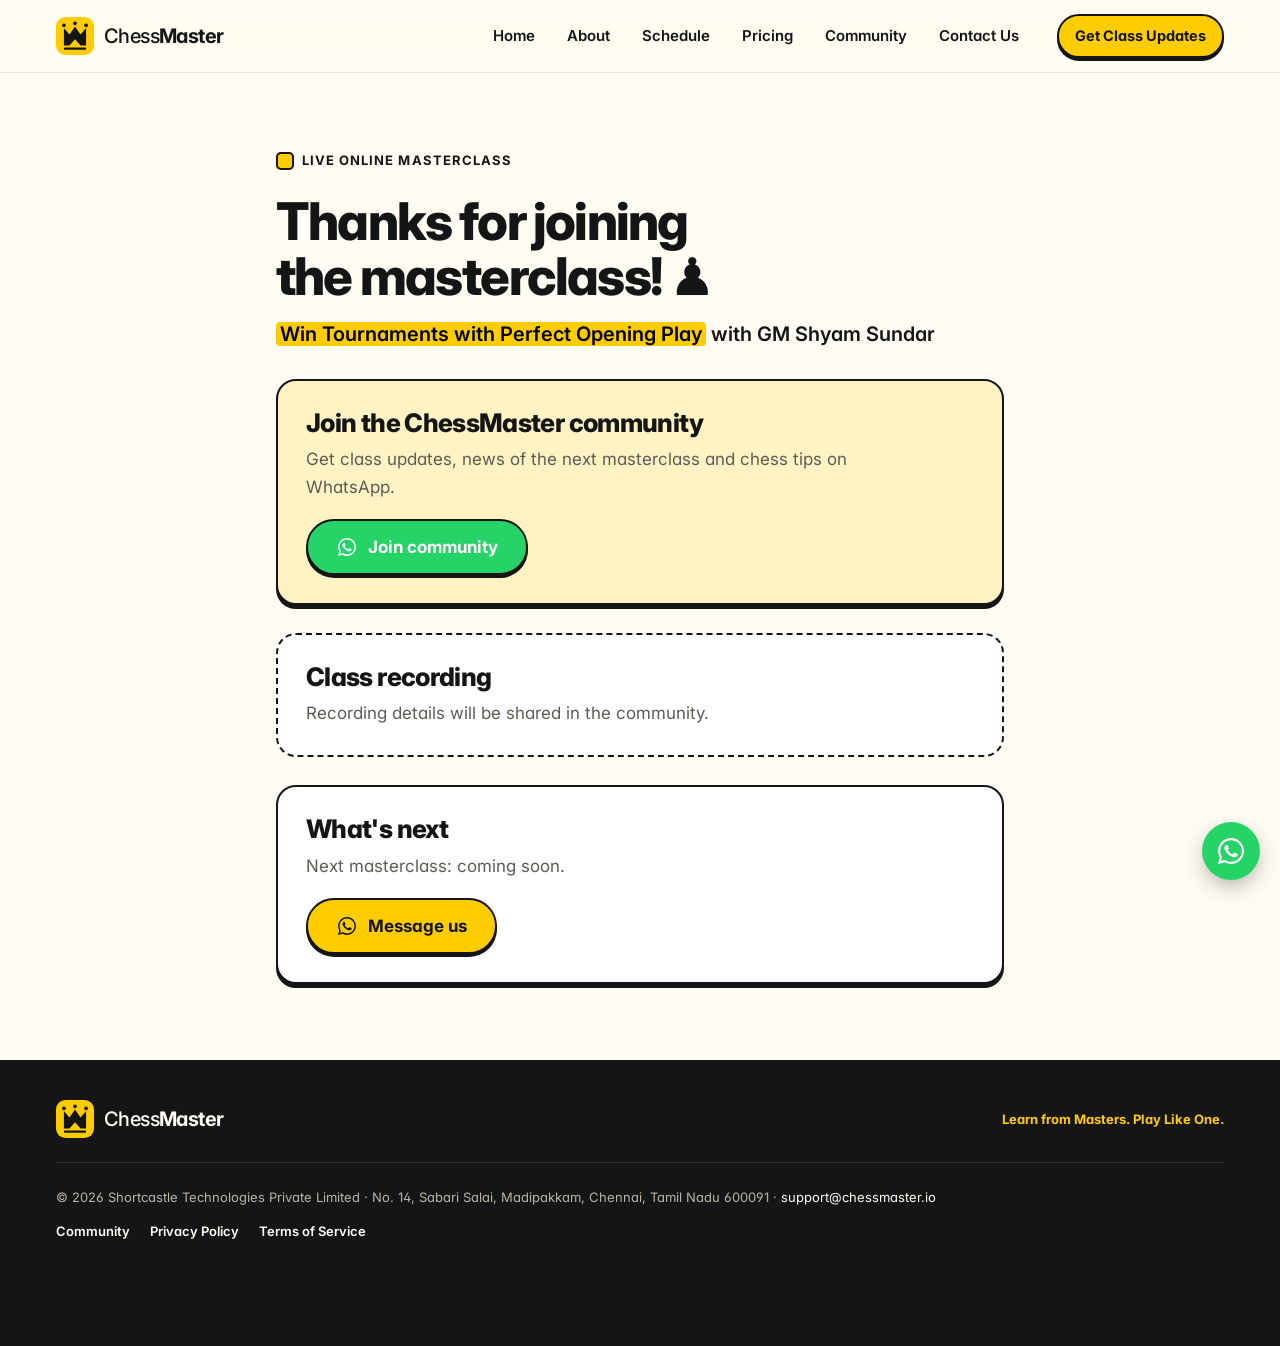
<file: community.html>
<!doctype html>
<html lang="en">
<head>
<meta charset="utf-8">
<meta name="viewport" content="width=device-width, initial-scale=1, viewport-fit=cover">
<title>Thanks for joining | ChessMaster</title>
<meta name="description" content="Thanks for joining GM Shyam Sundar's masterclass. Join the ChessMaster community on WhatsApp.">
<meta name="robots" content="noindex">
<link rel="canonical" href="https://chessmaster.io/community">
<link rel="icon" href="data:image/svg+xml,%3Csvg xmlns='http://www.w3.org/2000/svg' viewBox='0 0 48 48'%3E%3Crect width='48' height='48' rx='12' fill='%23FFCC00'/%3E%3Cpath d='M10 36V14l7 8 7-10 7 10 7-8v22h-7l-7-8-7 8z' fill='%23151515'/%3E%3Ccircle cx='10' cy='10.5' r='2.4' fill='%23151515'/%3E%3Ccircle cx='24' cy='8' r='2.4' fill='%23151515'/%3E%3Ccircle cx='38' cy='10.5' r='2.4' fill='%23151515'/%3E%3Crect x='10' y='38.5' width='28' height='3' rx='1.5' fill='%23151515'/%3E%3C/svg%3E">
<link rel="preconnect" href="https://fonts.googleapis.com">
<link rel="preconnect" href="https://fonts.gstatic.com" crossorigin>
<link rel="stylesheet" href="https://fonts.googleapis.com/css2?family=Inter:wght@400;500;600;700;800&display=swap">
<link rel="stylesheet" href="/legal.css">
<style>
.cm{padding-block:clamp(40px,6vw,80px) 0;display:grid;gap:clamp(20px,3vw,28px);max-width:760px}
.cm h1{font-size:clamp(2.125rem,1.4rem + 3vw,3.25rem);letter-spacing:-.035em;line-height:1.06;margin-top:16px}
.cm .sub{font-size:clamp(1.0625rem,1rem + .4vw,1.25rem);font-weight:600;margin-top:14px}
.cm .sub mark{background:var(--y);padding:0 .2em;border-radius:4px}
.box{background:var(--card);border:2px solid var(--ink);border-radius:20px;box-shadow:0 4px 0 var(--ink);padding:clamp(20px,3vw,28px)}
.box h2{font-size:clamp(1.3125rem,1.2rem + .5vw,1.625rem)}
.box p{color:var(--muted);margin-top:8px;max-width:56ch}
.box .btn{margin-top:18px}
.box.main{background:var(--bg2)}
.btn.big{min-height:56px;padding:0 28px;font-size:1.0625rem;gap:10px}
.btn.big svg{width:22px;height:22px}
.btn.wa{background:#25D366;color:#fff}
.box.soon{border-style:dashed;box-shadow:none}
.pill{display:inline-block;margin-top:10px;font-size:.8125rem;font-weight:800;padding:6px 12px;border-radius:999px;background:var(--bg2);box-shadow:inset 0 0 0 1.5px var(--ink)}
@media (max-width:520px){.btn.big{width:100%}}
</style>
</head>
<body>
<header class="site">
  <div class="wrap hbar">
    <a class="brand" href="/" aria-label="ChessMaster home"><svg viewBox="0 0 48 48" aria-hidden="true"><rect width="48" height="48" rx="12" fill="#FFCC00"/><path d="M10 36V14l7 8 7-10 7 10 7-8v22h-7l-7-8-7 8z" fill="#151515"/><circle cx="10" cy="10.5" r="2.4" fill="#151515"/><circle cx="24" cy="8" r="2.4" fill="#151515"/><circle cx="38" cy="10.5" r="2.4" fill="#151515"/><rect x="10" y="38.5" width="28" height="3" rx="1.5" fill="#151515"/></svg><span><em>Chess</em><b>Master</b></span></a>
    <nav class="main" aria-label="Primary"><a href="/#home">Home</a><a href="/#about">About</a><a href="/#schedule">Schedule</a><a href="/#pricing">Pricing</a><a href="/community" aria-current="page">Community</a><a href="/#contact">Contact Us</a></nav>
    <a class="btn" href="/#schedule">Get Class Updates</a>
  </div>
</header>

<main class="wrap cm">
  <div>
    <span class="eyebrow">Live online masterclass</span>
    <h1>Thanks for joining the masterclass! ♟️</h1>
    <p class="sub"><mark>Win Tournaments with Perfect Opening Play</mark> with GM Shyam Sundar</p>
  </div>

  <section class="box main" aria-labelledby="join">
    <h2 id="join">Join the ChessMaster community</h2>
    <p>Get class updates, news of the next masterclass and chess tips on WhatsApp.</p>
    <a class="btn big wa" href="https://chat.whatsapp.com/IRnLJjsMxNgCzK7AJ3evYm" target="_blank" rel="noopener"><svg viewBox="0 0 32 32" aria-hidden="true"><path fill="currentColor" d="M16.04 3C8.86 3 3.03 8.82 3.03 16c0 2.3.6 4.53 1.74 6.5L3 29l6.68-1.75A12.95 12.95 0 0 0 16.04 29C23.2 29 29 23.18 29 16S23.2 3 16.04 3Zm0 23.8c-1.98 0-3.92-.53-5.61-1.54l-.4-.24-3.97 1.04 1.06-3.86-.26-.4A10.76 10.76 0 0 1 5.2 16c0-5.97 4.86-10.83 10.84-10.83 5.97 0 10.8 4.86 10.8 10.83 0 5.98-4.83 10.8-10.8 10.8Zm5.94-8.1c-.33-.16-1.93-.95-2.23-1.06-.3-.11-.52-.16-.73.17-.22.32-.84 1.05-1.03 1.27-.19.22-.38.24-.71.08-.33-.16-1.38-.51-2.62-1.62-.97-.86-1.62-1.93-1.81-2.25-.19-.33-.02-.5.14-.66.15-.15.33-.38.49-.57.16-.19.22-.33.33-.55.11-.22.05-.41-.03-.57-.08-.16-.73-1.77-1.01-2.42-.26-.64-.53-.55-.73-.56h-.62c-.22 0-.57.08-.87.41-.3.33-1.14 1.11-1.14 2.71 0 1.6 1.17 3.14 1.33 3.36.16.22 2.3 3.5 5.56 4.91.78.34 1.38.54 1.86.69.78.25 1.49.21 2.05.13.63-.09 1.93-.79 2.2-1.55.27-.76.27-1.42.19-1.55-.08-.14-.3-.22-.62-.38Z"/></svg>Join community</a>
  </section>

  <section class="box soon" aria-labelledby="rec">
    <h2 id="rec">Class recording</h2>
    <p>Recording details will be shared in the community.</p>
  </section>

  <section class="box" aria-labelledby="next">
    <h2 id="next">What's next</h2>
    <p>Next masterclass: coming soon.</p>
    <a class="btn big" href="https://wa.me/13642058191?text=Hi!%20Tell%20me%20about%20the%20next%20masterclass." target="_blank" rel="noopener"><svg viewBox="0 0 32 32" aria-hidden="true"><path fill="currentColor" d="M16.04 3C8.86 3 3.03 8.82 3.03 16c0 2.3.6 4.53 1.74 6.5L3 29l6.68-1.75A12.95 12.95 0 0 0 16.04 29C23.2 29 29 23.18 29 16S23.2 3 16.04 3Zm0 23.8c-1.98 0-3.92-.53-5.61-1.54l-.4-.24-3.97 1.04 1.06-3.86-.26-.4A10.76 10.76 0 0 1 5.2 16c0-5.97 4.86-10.83 10.84-10.83 5.97 0 10.8 4.86 10.8 10.83 0 5.98-4.83 10.8-10.8 10.8Zm5.94-8.1c-.33-.16-1.93-.95-2.23-1.06-.3-.11-.52-.16-.73.17-.22.32-.84 1.05-1.03 1.27-.19.22-.38.24-.71.08-.33-.16-1.38-.51-2.62-1.62-.97-.86-1.62-1.93-1.81-2.25-.19-.33-.02-.5.14-.66.15-.15.33-.38.49-.57.16-.19.22-.33.33-.55.11-.22.05-.41-.03-.57-.08-.16-.73-1.77-1.01-2.42-.26-.64-.53-.55-.73-.56h-.62c-.22 0-.57.08-.87.41-.3.33-1.14 1.11-1.14 2.71 0 1.6 1.17 3.14 1.33 3.36.16.22 2.3 3.5 5.56 4.91.78.34 1.38.54 1.86.69.78.25 1.49.21 2.05.13.63-.09 1.93-.79 2.2-1.55.27-.76.27-1.42.19-1.55-.08-.14-.3-.22-.62-.38Z"/></svg>Message us</a>
  </section>
</main>

<footer class="site">
  <div class="wrap">
    <div class="fbrand"><a class="brand" href="/"><svg viewBox="0 0 48 48" aria-hidden="true"><rect width="48" height="48" rx="12" fill="#FFCC00"/><path d="M10 36V14l7 8 7-10 7 10 7-8v22h-7l-7-8-7 8z" fill="#151515"/><circle cx="10" cy="10.5" r="2.4" fill="#151515"/><circle cx="24" cy="8" r="2.4" fill="#151515"/><circle cx="38" cy="10.5" r="2.4" fill="#151515"/><rect x="10" y="38.5" width="28" height="3" rx="1.5" fill="#151515"/></svg><span><em>Chess</em><b>Master</b></span></a><span class="tag">Learn from Masters. Play Like One.</span></div>
    <div class="fbottom">
      <span>© 2026 Shortcastle Technologies Private Limited · No. 14, Sabari Salai, Madipakkam, Chennai, Tamil Nadu 600091 · <a href="mailto:support@chessmaster.io">support@chessmaster.io</a></span>
      <span class="flinks"><a href="/community" aria-current="page">Community</a><a href="/privacy">Privacy Policy</a><a href="/terms">Terms of Service</a></span>
    </div>
  </div>
</footer>
<a class="wa-fab" href="https://wa.me/13642058191" target="_blank" rel="noopener" aria-label="Chat with us on WhatsApp" title="Chat with us on WhatsApp"><svg viewBox="0 0 32 32" aria-hidden="true"><path fill="currentColor" d="M16.04 3C8.86 3 3.03 8.82 3.03 16c0 2.3.6 4.53 1.74 6.5L3 29l6.68-1.75A12.95 12.95 0 0 0 16.04 29C23.2 29 29 23.18 29 16S23.2 3 16.04 3Zm0 23.8c-1.98 0-3.92-.53-5.61-1.54l-.4-.24-3.97 1.04 1.06-3.86-.26-.4A10.76 10.76 0 0 1 5.2 16c0-5.97 4.86-10.83 10.84-10.83 5.97 0 10.8 4.86 10.8 10.83 0 5.98-4.83 10.8-10.8 10.8Zm5.94-8.1c-.33-.16-1.93-.95-2.23-1.06-.3-.11-.52-.16-.73.17-.22.32-.84 1.05-1.03 1.27-.19.22-.38.24-.71.08-.33-.16-1.38-.51-2.62-1.62-.97-.86-1.62-1.93-1.81-2.25-.19-.33-.02-.5.14-.66.15-.15.33-.38.49-.57.16-.19.22-.33.33-.55.11-.22.05-.41-.03-.57-.08-.16-.73-1.77-1.01-2.42-.26-.64-.53-.55-.73-.56h-.62c-.22 0-.57.08-.87.41-.3.33-1.14 1.11-1.14 2.71 0 1.6 1.17 3.14 1.33 3.36.16.22 2.3 3.5 5.56 4.91.78.34 1.38.54 1.86.69.78.25 1.49.21 2.05.13.63-.09 1.93-.79 2.2-1.55.27-.76.27-1.42.19-1.55-.08-.14-.3-.22-.62-.38Z"/></svg></a>
</body>
</html>
</file>
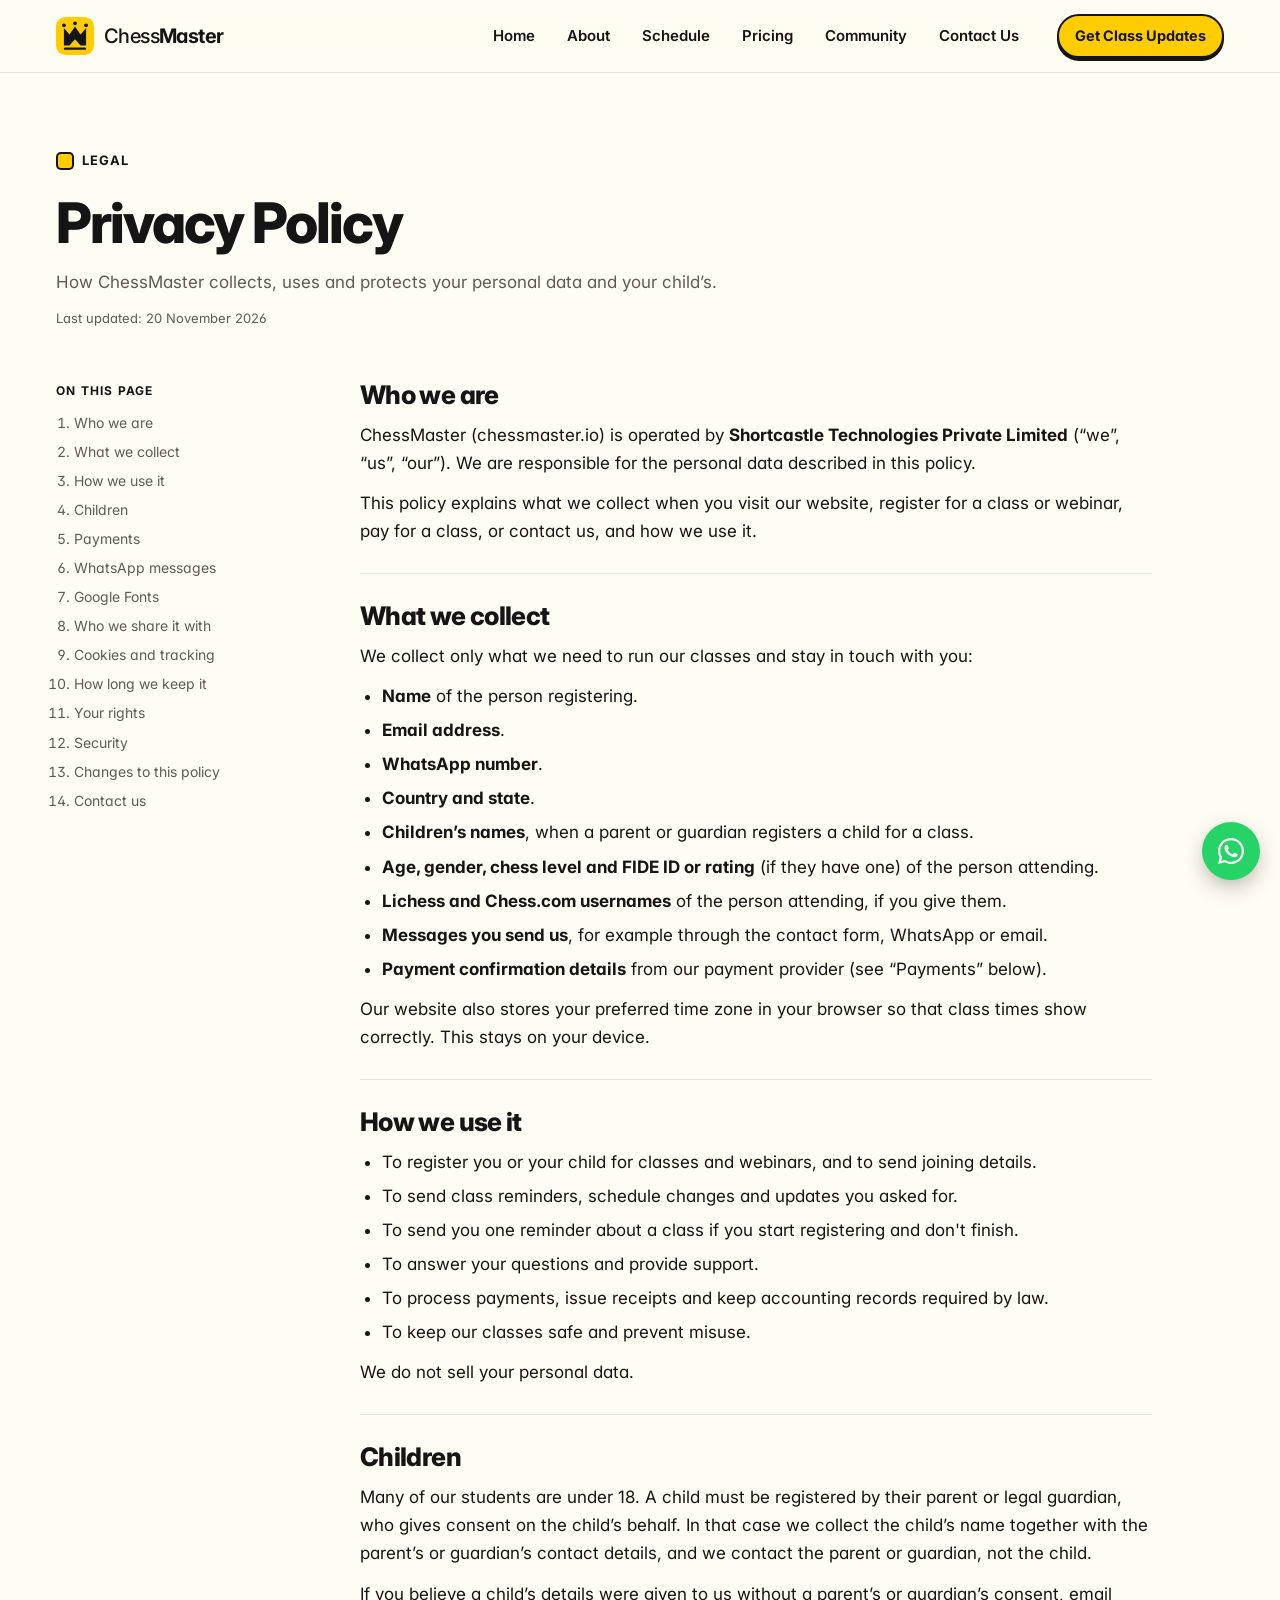
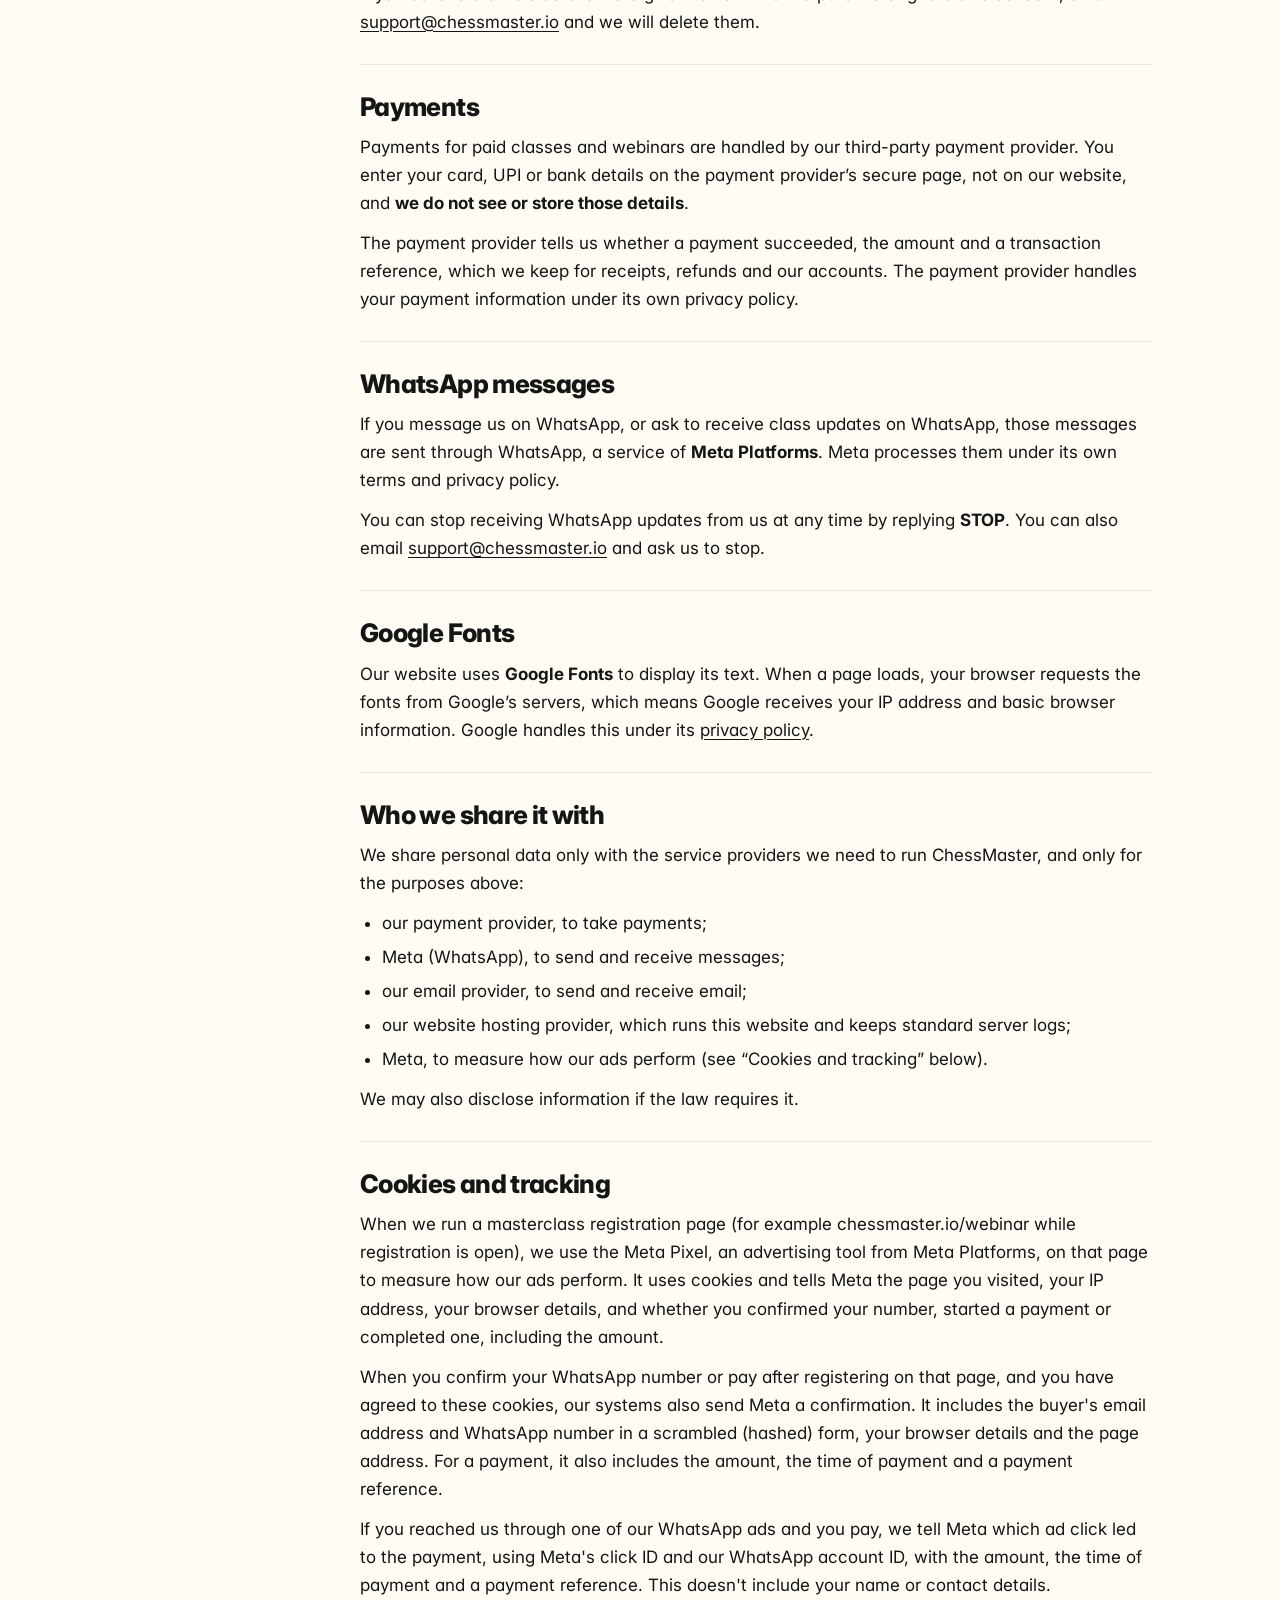
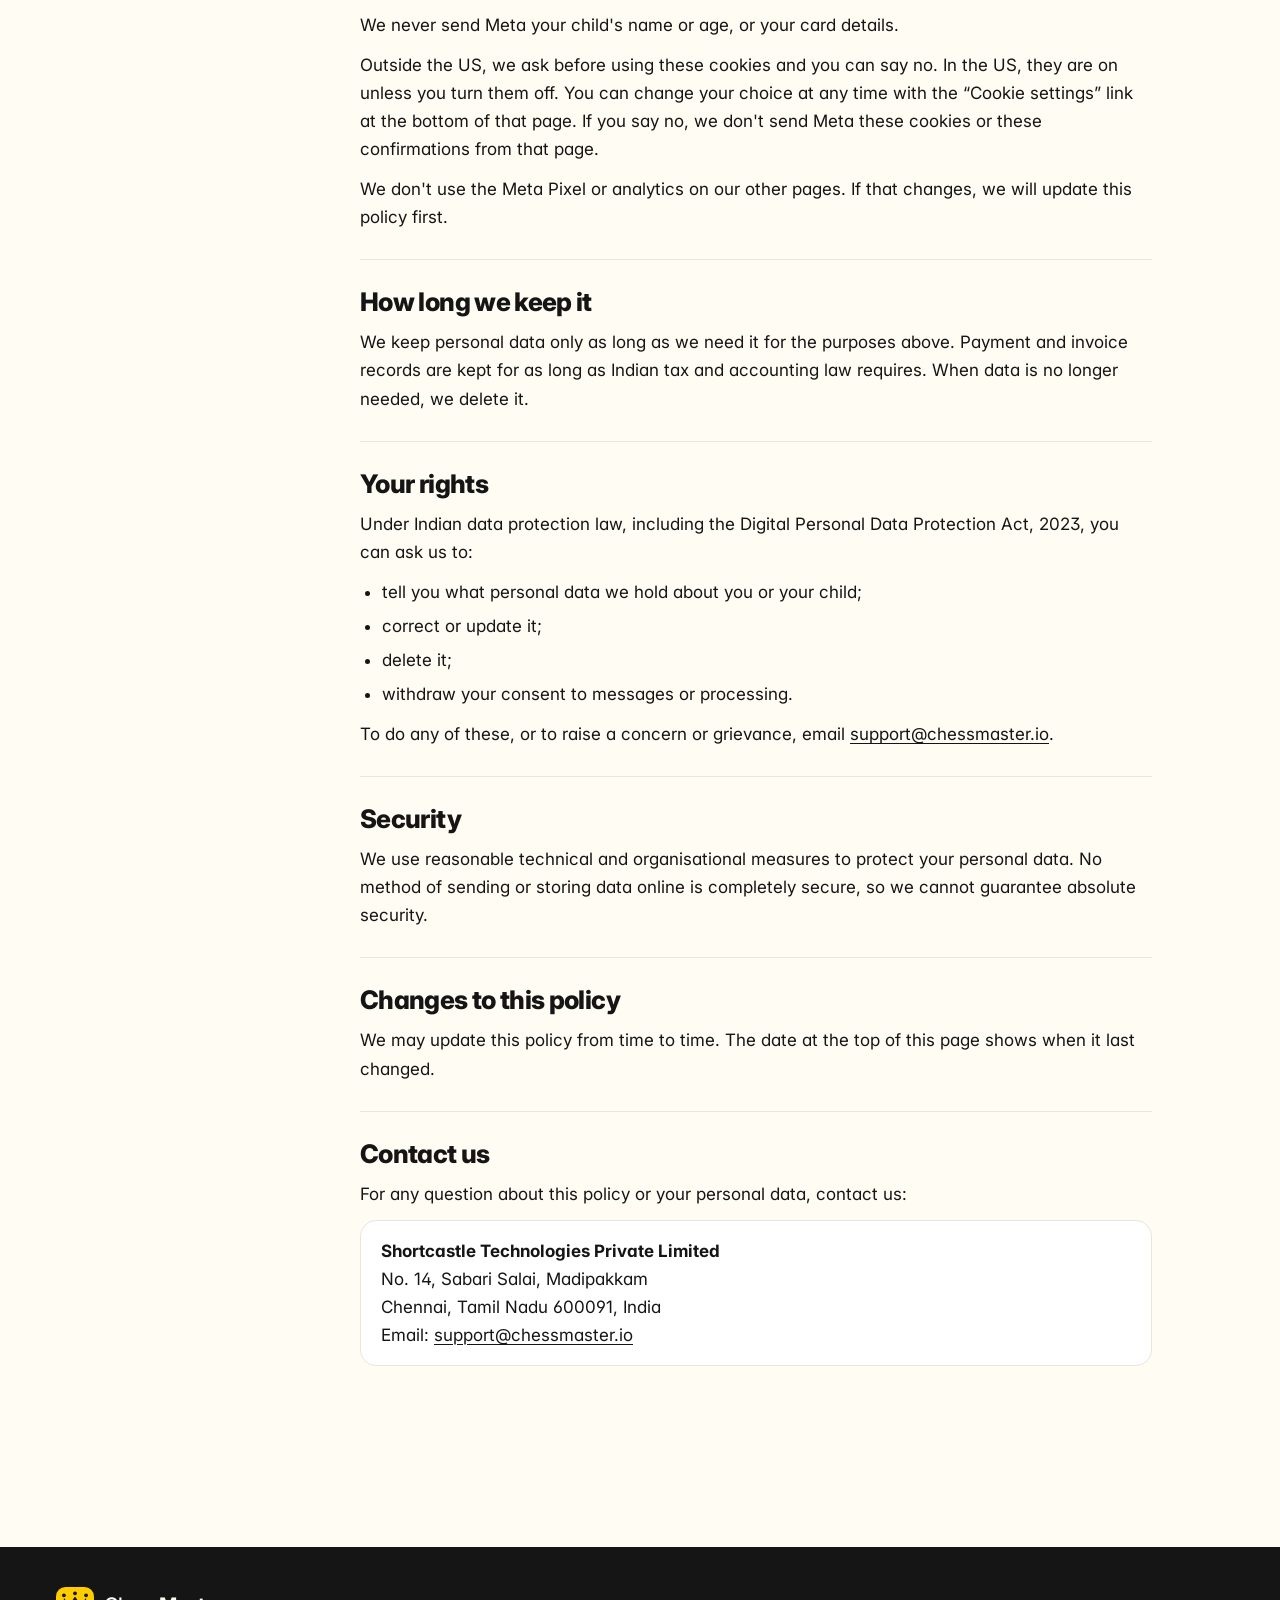
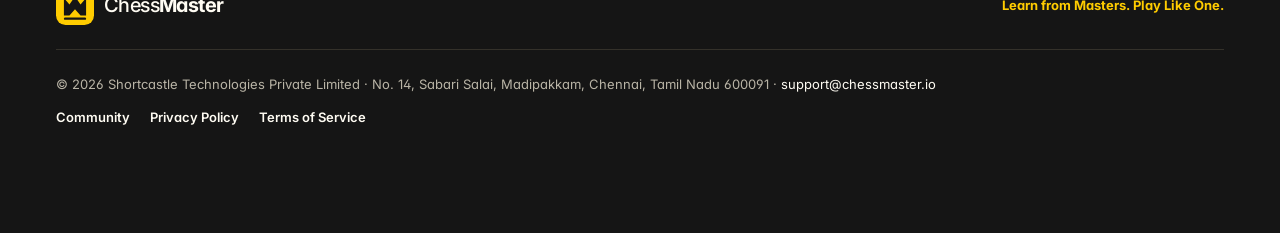
<file: privacy.html>
<!doctype html>
<html lang="en">
<head>
<meta charset="utf-8">
<meta name="viewport" content="width=device-width, initial-scale=1, viewport-fit=cover">
<title>Privacy Policy | ChessMaster</title>
<meta name="description" content="How ChessMaster, operated by Shortcastle Technologies Private Limited, collects and uses personal data.">
<link rel="canonical" href="https://chessmaster.io/privacy">
<link rel="icon" href="data:image/svg+xml,%3Csvg xmlns='http://www.w3.org/2000/svg' viewBox='0 0 48 48'%3E%3Crect width='48' height='48' rx='12' fill='%23FFCC00'/%3E%3Cpath d='M10 36V14l7 8 7-10 7 10 7-8v22h-7l-7-8-7 8z' fill='%23151515'/%3E%3Ccircle cx='10' cy='10.5' r='2.4' fill='%23151515'/%3E%3Ccircle cx='24' cy='8' r='2.4' fill='%23151515'/%3E%3Ccircle cx='38' cy='10.5' r='2.4' fill='%23151515'/%3E%3Crect x='10' y='38.5' width='28' height='3' rx='1.5' fill='%23151515'/%3E%3C/svg%3E">
<link rel="preconnect" href="https://fonts.googleapis.com">
<link rel="preconnect" href="https://fonts.gstatic.com" crossorigin>
<link rel="stylesheet" href="https://fonts.googleapis.com/css2?family=Inter:wght@400;500;600;700;800&display=swap">
<link rel="stylesheet" href="/legal.css">
</head>
<body>
<header class="site">
  <div class="wrap hbar">
    <a class="brand" href="/" aria-label="ChessMaster home"><svg viewBox="0 0 48 48" aria-hidden="true"><rect width="48" height="48" rx="12" fill="#FFCC00"/><path d="M10 36V14l7 8 7-10 7 10 7-8v22h-7l-7-8-7 8z" fill="#151515"/><circle cx="10" cy="10.5" r="2.4" fill="#151515"/><circle cx="24" cy="8" r="2.4" fill="#151515"/><circle cx="38" cy="10.5" r="2.4" fill="#151515"/><rect x="10" y="38.5" width="28" height="3" rx="1.5" fill="#151515"/></svg><span><em>Chess</em><b>Master</b></span></a>
    <nav class="main" aria-label="Primary"><a href="/#home">Home</a><a href="/#about">About</a><a href="/#schedule">Schedule</a><a href="/#pricing">Pricing</a><a href="/community">Community</a><a href="/#contact">Contact Us</a></nav>
    <a class="btn" href="/#schedule">Get Class Updates</a>
  </div>
</header>

<main class="wrap doc">
  <span class="eyebrow">Legal</span>
  <h1>Privacy Policy</h1>
  <p class="lead">How ChessMaster collects, uses and protects your personal data and your child’s.</p>
  <p class="updated">Last updated: 20 November 2026</p>
  <div class="dgrid">
    <nav class="toc" aria-label="On this page"><b>On this page</b><ol><li><a href="#who">Who we are</a></li><li><a href="#collect">What we collect</a></li><li><a href="#use">How we use it</a></li><li><a href="#children">Children</a></li><li><a href="#payments">Payments</a></li><li><a href="#whatsapp">WhatsApp messages</a></li><li><a href="#fonts">Google Fonts</a></li><li><a href="#sharing">Who we share it with</a></li><li><a href="#tracking">Cookies and tracking</a></li><li><a href="#keep">How long we keep it</a></li><li><a href="#rights">Your rights</a></li><li><a href="#security">Security</a></li><li><a href="#changes">Changes to this policy</a></li><li><a href="#contact">Contact us</a></li></ol></nav>
    <div class="body"><section id="who"><h2>Who we are</h2><p>ChessMaster (chessmaster.io) is operated by <b>Shortcastle Technologies Private Limited</b> (“we”, “us”, “our”). We are responsible for the personal data described in this policy.</p><p>This policy explains what we collect when you visit our website, register for a class or webinar, pay for a class, or contact us, and how we use it.</p></section><section id="collect"><h2>What we collect</h2><p>We collect only what we need to run our classes and stay in touch with you:</p><ul><li><b>Name</b> of the person registering.</li><li><b>Email address</b>.</li><li><b>WhatsApp number</b>.</li><li><b>Country and state</b>.</li><li><b>Children’s names</b>, when a parent or guardian registers a child for a class.</li><li><b>Age, gender, chess level and FIDE ID or rating</b> (if they have one) of the person attending.</li><li><b>Lichess and Chess.com usernames</b> of the person attending, if you give them.</li><li><b>Messages you send us</b>, for example through the contact form, WhatsApp or email.</li><li><b>Payment confirmation details</b> from our payment provider (see “Payments” below).</li></ul><p>Our website also stores your preferred time zone in your browser so that class times show correctly. This stays on your device.</p></section><section id="use"><h2>How we use it</h2><ul><li>To register you or your child for classes and webinars, and to send joining details.</li><li>To send class reminders, schedule changes and updates you asked for.</li><li>To send you one reminder about a class if you start registering and don't finish.</li><li>To answer your questions and provide support.</li><li>To process payments, issue receipts and keep accounting records required by law.</li><li>To keep our classes safe and prevent misuse.</li></ul><p>We do not sell your personal data.</p></section><section id="children"><h2>Children</h2><p>Many of our students are under 18. A child must be registered by their parent or legal guardian, who gives consent on the child’s behalf. In that case we collect the child’s name together with the parent’s or guardian’s contact details, and we contact the parent or guardian, not the child.</p><p>If you believe a child’s details were given to us without a parent’s or guardian’s consent, email <a href="mailto:support@chessmaster.io">support@chessmaster.io</a> and we will delete them.</p></section><section id="payments"><h2>Payments</h2><p>Payments for paid classes and webinars are handled by our third-party payment provider. You enter your card, UPI or bank details on the payment provider’s secure page, not on our website, and <b>we do not see or store those details</b>.</p><p>The payment provider tells us whether a payment succeeded, the amount and a transaction reference, which we keep for receipts, refunds and our accounts. The payment provider handles your payment information under its own privacy policy.</p></section><section id="whatsapp"><h2>WhatsApp messages</h2><p>If you message us on WhatsApp, or ask to receive class updates on WhatsApp, those messages are sent through WhatsApp, a service of <b>Meta Platforms</b>. Meta processes them under its own terms and privacy policy.</p><p>You can stop receiving WhatsApp updates from us at any time by replying <b>STOP</b>. You can also email <a href="mailto:support@chessmaster.io">support@chessmaster.io</a> and ask us to stop.</p></section><section id="fonts"><h2>Google Fonts</h2><p>Our website uses <b>Google Fonts</b> to display its text. When a page loads, your browser requests the fonts from Google’s servers, which means Google receives your IP address and basic browser information. Google handles this under its <a href="https://policies.google.com/privacy" target="_blank" rel="noopener">privacy policy</a>.</p></section><section id="sharing"><h2>Who we share it with</h2><p>We share personal data only with the service providers we need to run ChessMaster, and only for the purposes above:</p><ul><li>our payment provider, to take payments;</li><li>Meta (WhatsApp), to send and receive messages;</li><li>our email provider, to send and receive email;</li><li>our website hosting provider, which runs this website and keeps standard server logs;</li><li>Meta, to measure how our ads perform (see “Cookies and tracking” below).</li></ul><p>We may also disclose information if the law requires it.</p></section><section id="tracking"><h2>Cookies and tracking</h2><p>When we run a masterclass registration page (for example chessmaster.io/webinar while registration is open), we use the Meta Pixel, an advertising tool from Meta Platforms, on that page to measure how our ads perform. It uses cookies and tells Meta the page you visited, your IP address, your browser details, and whether you confirmed your number, started a payment or completed one, including the amount.</p><p>When you confirm your WhatsApp number or pay after registering on that page, and you have agreed to these cookies, our systems also send Meta a confirmation. It includes the buyer's email address and WhatsApp number in a scrambled (hashed) form, your browser details and the page address. For a payment, it also includes the amount, the time of payment and a payment reference.</p><p>If you reached us through one of our WhatsApp ads and you pay, we tell Meta which ad click led to the payment, using Meta's click ID and our WhatsApp account ID, with the amount, the time of payment and a payment reference. This doesn't include your name or contact details.</p><p>We never send Meta your child's name or age, or your card details.</p><p>Outside the US, we ask before using these cookies and you can say no. In the US, they are on unless you turn them off. You can change your choice at any time with the “Cookie settings” link at the bottom of that page. If you say no, we don't send Meta these cookies or these confirmations from that page.</p><p>We don't use the Meta Pixel or analytics on our other pages. If that changes, we will update this policy first.</p></section><section id="keep"><h2>How long we keep it</h2><p>We keep personal data only as long as we need it for the purposes above. Payment and invoice records are kept for as long as Indian tax and accounting law requires. When data is no longer needed, we delete it.</p></section><section id="rights"><h2>Your rights</h2><p>Under Indian data protection law, including the Digital Personal Data Protection Act, 2023, you can ask us to:</p><ul><li>tell you what personal data we hold about you or your child;</li><li>correct or update it;</li><li>delete it;</li><li>withdraw your consent to messages or processing.</li></ul><p>To do any of these, or to raise a concern or grievance, email <a href="mailto:support@chessmaster.io">support@chessmaster.io</a>.</p></section><section id="security"><h2>Security</h2><p>We use reasonable technical and organisational measures to protect your personal data. No method of sending or storing data online is completely secure, so we cannot guarantee absolute security.</p></section><section id="changes"><h2>Changes to this policy</h2><p>We may update this policy from time to time. The date at the top of this page shows when it last changed.</p></section><section id="contact"><h2>Contact us</h2><p>For any question about this policy or your personal data, contact us:</p><address class="card"><b>Shortcastle Technologies Private Limited</b><br>No. 14, Sabari Salai, Madipakkam<br>Chennai, Tamil Nadu 600091, India<br>Email: <a href="mailto:support@chessmaster.io">support@chessmaster.io</a></address></section></div>
  </div>
</main>

<footer class="site">
  <div class="wrap">
    <div class="fbrand"><a class="brand" href="/"><svg viewBox="0 0 48 48" aria-hidden="true"><rect width="48" height="48" rx="12" fill="#FFCC00"/><path d="M10 36V14l7 8 7-10 7 10 7-8v22h-7l-7-8-7 8z" fill="#151515"/><circle cx="10" cy="10.5" r="2.4" fill="#151515"/><circle cx="24" cy="8" r="2.4" fill="#151515"/><circle cx="38" cy="10.5" r="2.4" fill="#151515"/><rect x="10" y="38.5" width="28" height="3" rx="1.5" fill="#151515"/></svg><span><em>Chess</em><b>Master</b></span></a><span class="tag">Learn from Masters. Play Like One.</span></div>
    <div class="fbottom">
      <span>© 2026 Shortcastle Technologies Private Limited · No. 14, Sabari Salai, Madipakkam, Chennai, Tamil Nadu 600091 · <a href="mailto:support@chessmaster.io">support@chessmaster.io</a></span>
      <span class="flinks"><a href="/community">Community</a><a href="/privacy" aria-current="page">Privacy Policy</a><a href="/terms">Terms of Service</a></span>
    </div>
  </div>
</footer>
<a class="wa-fab" href="https://wa.me/13642058191" target="_blank" rel="noopener" aria-label="Chat with us on WhatsApp" title="Chat with us on WhatsApp"><svg viewBox="0 0 32 32" aria-hidden="true"><path fill="currentColor" d="M16.04 3C8.86 3 3.03 8.82 3.03 16c0 2.3.6 4.53 1.74 6.5L3 29l6.68-1.75A12.95 12.95 0 0 0 16.04 29C23.2 29 29 23.18 29 16S23.2 3 16.04 3Zm0 23.8c-1.98 0-3.92-.53-5.61-1.54l-.4-.24-3.97 1.04 1.06-3.86-.26-.4A10.76 10.76 0 0 1 5.2 16c0-5.97 4.86-10.83 10.84-10.83 5.97 0 10.8 4.86 10.8 10.83 0 5.98-4.83 10.8-10.8 10.8Zm5.94-8.1c-.33-.16-1.93-.95-2.23-1.06-.3-.11-.52-.16-.73.17-.22.32-.84 1.05-1.03 1.27-.19.22-.38.24-.71.08-.33-.16-1.38-.51-2.62-1.62-.97-.86-1.62-1.93-1.81-2.25-.19-.33-.02-.5.14-.66.15-.15.33-.38.49-.57.16-.19.22-.33.33-.55.11-.22.05-.41-.03-.57-.08-.16-.73-1.77-1.01-2.42-.26-.64-.53-.55-.73-.56h-.62c-.22 0-.57.08-.87.41-.3.33-1.14 1.11-1.14 2.71 0 1.6 1.17 3.14 1.33 3.36.16.22 2.3 3.5 5.56 4.91.78.34 1.38.54 1.86.69.78.25 1.49.21 2.05.13.63-.09 1.93-.79 2.2-1.55.27-.76.27-1.42.19-1.55-.08-.14-.3-.22-.62-.38Z"/></svg></a>
</body>
</html>
</file>
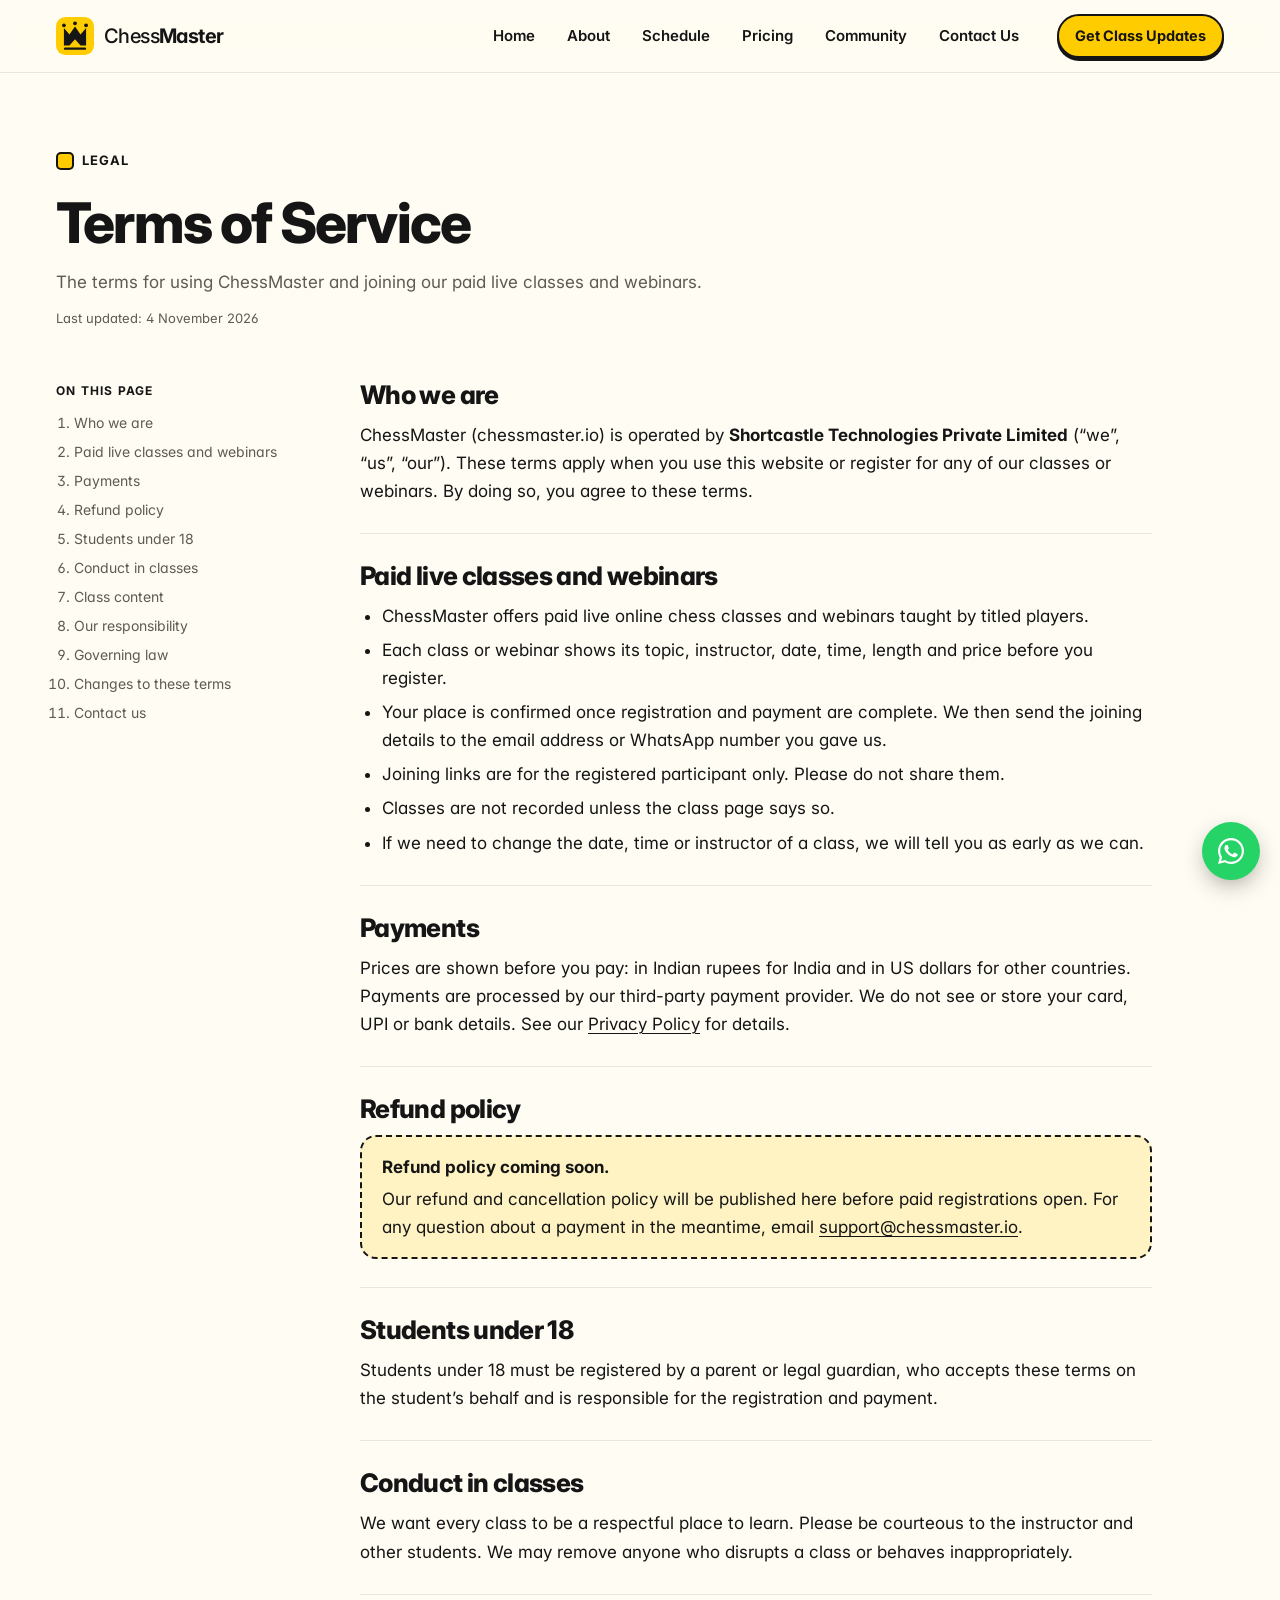
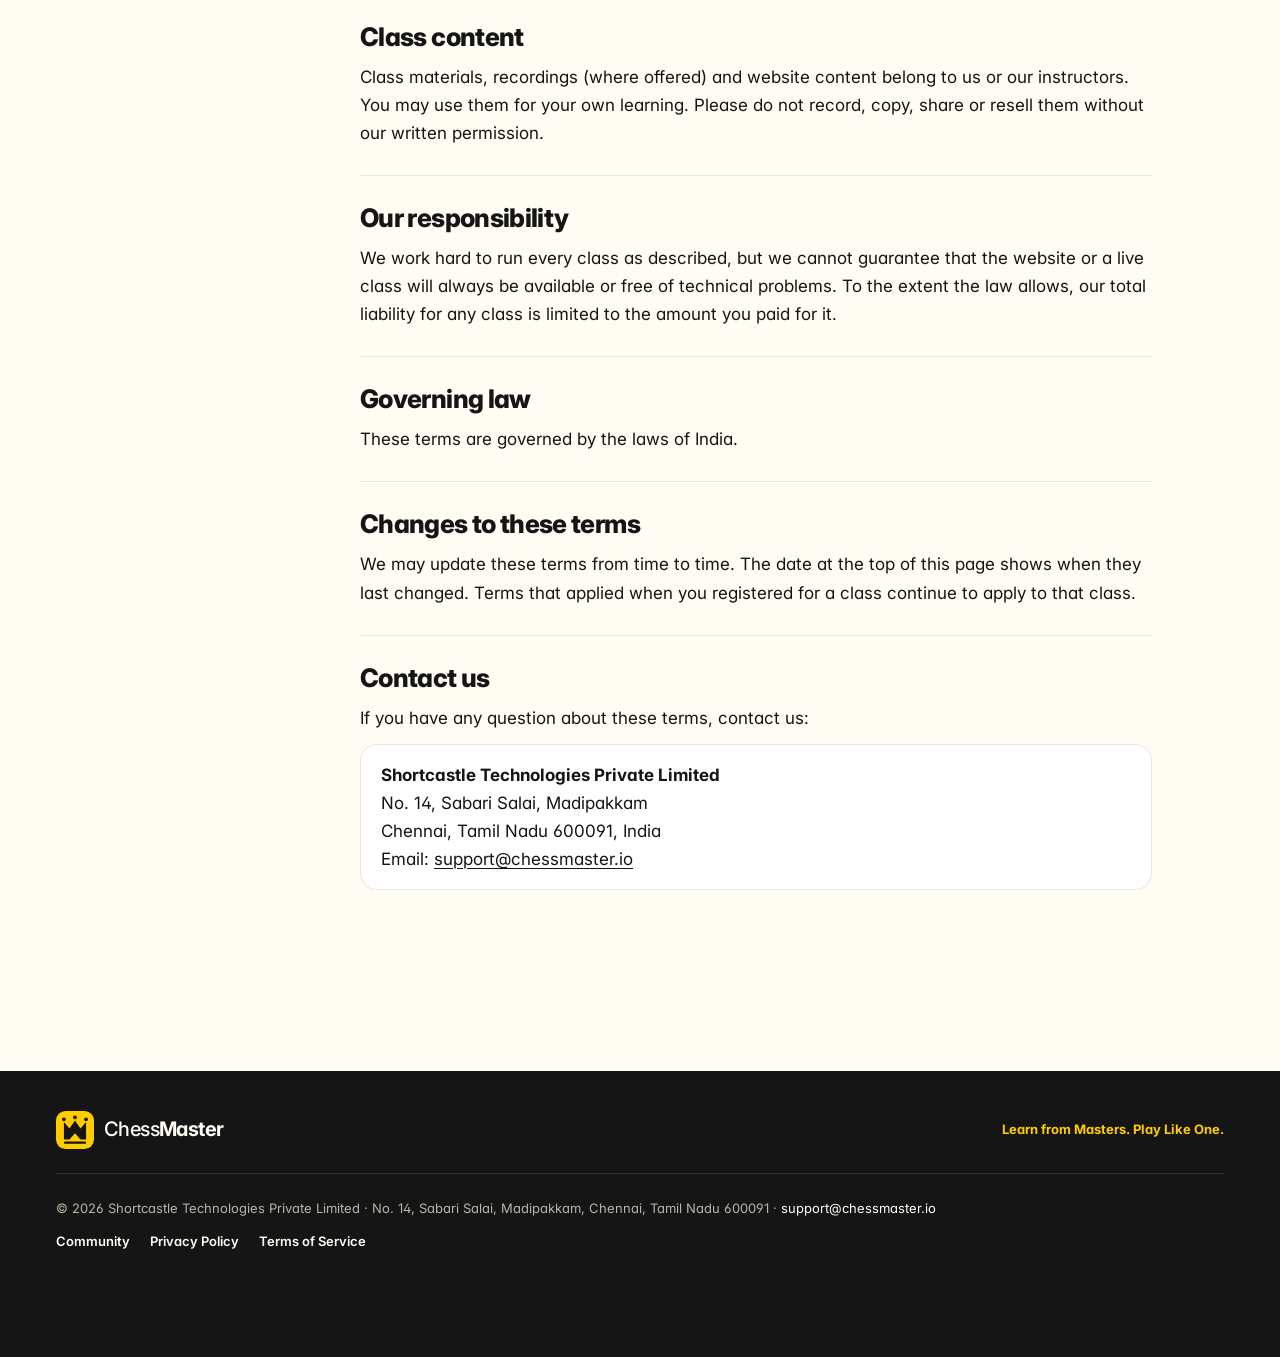
<file: terms.html>
<!doctype html>
<html lang="en">
<head>
<meta charset="utf-8">
<meta name="viewport" content="width=device-width, initial-scale=1, viewport-fit=cover">
<title>Terms of Service | ChessMaster</title>
<meta name="description" content="Terms for using ChessMaster and its paid live chess classes and webinars, operated by Shortcastle Technologies Private Limited.">
<link rel="canonical" href="https://chessmaster.io/terms">
<link rel="icon" href="data:image/svg+xml,%3Csvg xmlns='http://www.w3.org/2000/svg' viewBox='0 0 48 48'%3E%3Crect width='48' height='48' rx='12' fill='%23FFCC00'/%3E%3Cpath d='M10 36V14l7 8 7-10 7 10 7-8v22h-7l-7-8-7 8z' fill='%23151515'/%3E%3Ccircle cx='10' cy='10.5' r='2.4' fill='%23151515'/%3E%3Ccircle cx='24' cy='8' r='2.4' fill='%23151515'/%3E%3Ccircle cx='38' cy='10.5' r='2.4' fill='%23151515'/%3E%3Crect x='10' y='38.5' width='28' height='3' rx='1.5' fill='%23151515'/%3E%3C/svg%3E">
<link rel="preconnect" href="https://fonts.googleapis.com">
<link rel="preconnect" href="https://fonts.gstatic.com" crossorigin>
<link rel="stylesheet" href="https://fonts.googleapis.com/css2?family=Inter:wght@400;500;600;700;800&display=swap">
<link rel="stylesheet" href="/legal.css">
</head>
<body>
<header class="site">
  <div class="wrap hbar">
    <a class="brand" href="/" aria-label="ChessMaster home"><svg viewBox="0 0 48 48" aria-hidden="true"><rect width="48" height="48" rx="12" fill="#FFCC00"/><path d="M10 36V14l7 8 7-10 7 10 7-8v22h-7l-7-8-7 8z" fill="#151515"/><circle cx="10" cy="10.5" r="2.4" fill="#151515"/><circle cx="24" cy="8" r="2.4" fill="#151515"/><circle cx="38" cy="10.5" r="2.4" fill="#151515"/><rect x="10" y="38.5" width="28" height="3" rx="1.5" fill="#151515"/></svg><span><em>Chess</em><b>Master</b></span></a>
    <nav class="main" aria-label="Primary"><a href="/#home">Home</a><a href="/#about">About</a><a href="/#schedule">Schedule</a><a href="/#pricing">Pricing</a><a href="/community">Community</a><a href="/#contact">Contact Us</a></nav>
    <a class="btn" href="/#schedule">Get Class Updates</a>
  </div>
</header>

<main class="wrap doc">
  <span class="eyebrow">Legal</span>
  <h1>Terms of Service</h1>
  <p class="lead">The terms for using ChessMaster and joining our paid live classes and webinars.</p>
  <p class="updated">Last updated: 4 November 2026</p>
  <div class="dgrid">
    <nav class="toc" aria-label="On this page"><b>On this page</b><ol><li><a href="#who">Who we are</a></li><li><a href="#classes">Paid live classes and webinars</a></li><li><a href="#payments">Payments</a></li><li><a href="#refunds">Refund policy</a></li><li><a href="#under18">Students under 18</a></li><li><a href="#conduct">Conduct in classes</a></li><li><a href="#content">Class content</a></li><li><a href="#liability">Our responsibility</a></li><li><a href="#law">Governing law</a></li><li><a href="#changes">Changes to these terms</a></li><li><a href="#contact">Contact us</a></li></ol></nav>
    <div class="body"><section id="who"><h2>Who we are</h2><p>ChessMaster (chessmaster.io) is operated by <b>Shortcastle Technologies Private Limited</b> (“we”, “us”, “our”). These terms apply when you use this website or register for any of our classes or webinars. By doing so, you agree to these terms.</p></section><section id="classes"><h2>Paid live classes and webinars</h2><ul><li>ChessMaster offers paid live online chess classes and webinars taught by titled players.</li><li>Each class or webinar shows its topic, instructor, date, time, length and price before you register.</li><li>Your place is confirmed once registration and payment are complete. We then send the joining details to the email address or WhatsApp number you gave us.</li><li>Joining links are for the registered participant only. Please do not share them.</li><li>Classes are not recorded unless the class page says so.</li><li>If we need to change the date, time or instructor of a class, we will tell you as early as we can.</li></ul></section><section id="payments"><h2>Payments</h2><p>Prices are shown before you pay: in Indian rupees for India and in US dollars for other countries. Payments are processed by our third-party payment provider. We do not see or store your card, UPI or bank details. See our <a href="/privacy">Privacy Policy</a> for details.</p></section><section id="refunds"><h2>Refund policy</h2><!-- REFUND POLICY: placeholder until Nissi provides the final wording. --><div class="todo"><b>Refund policy coming soon.</b>Our refund and cancellation policy will be published here before paid registrations open. For any question about a payment in the meantime, email <a href="mailto:support@chessmaster.io">support@chessmaster.io</a>.</div></section><section id="under18"><h2>Students under 18</h2><p>Students under 18 must be registered by a parent or legal guardian, who accepts these terms on the student’s behalf and is responsible for the registration and payment.</p></section><section id="conduct"><h2>Conduct in classes</h2><p>We want every class to be a respectful place to learn. Please be courteous to the instructor and other students. We may remove anyone who disrupts a class or behaves inappropriately.</p></section><section id="content"><h2>Class content</h2><p>Class materials, recordings (where offered) and website content belong to us or our instructors. You may use them for your own learning. Please do not record, copy, share or resell them without our written permission.</p></section><section id="liability"><h2>Our responsibility</h2><p>We work hard to run every class as described, but we cannot guarantee that the website or a live class will always be available or free of technical problems. To the extent the law allows, our total liability for any class is limited to the amount you paid for it.</p></section><section id="law"><h2>Governing law</h2><p>These terms are governed by the laws of India.</p></section><section id="changes"><h2>Changes to these terms</h2><p>We may update these terms from time to time. The date at the top of this page shows when they last changed. Terms that applied when you registered for a class continue to apply to that class.</p></section><section id="contact"><h2>Contact us</h2><p>If you have any question about these terms, contact us:</p><address class="card"><b>Shortcastle Technologies Private Limited</b><br>No. 14, Sabari Salai, Madipakkam<br>Chennai, Tamil Nadu 600091, India<br>Email: <a href="mailto:support@chessmaster.io">support@chessmaster.io</a></address></section></div>
  </div>
</main>

<footer class="site">
  <div class="wrap">
    <div class="fbrand"><a class="brand" href="/"><svg viewBox="0 0 48 48" aria-hidden="true"><rect width="48" height="48" rx="12" fill="#FFCC00"/><path d="M10 36V14l7 8 7-10 7 10 7-8v22h-7l-7-8-7 8z" fill="#151515"/><circle cx="10" cy="10.5" r="2.4" fill="#151515"/><circle cx="24" cy="8" r="2.4" fill="#151515"/><circle cx="38" cy="10.5" r="2.4" fill="#151515"/><rect x="10" y="38.5" width="28" height="3" rx="1.5" fill="#151515"/></svg><span><em>Chess</em><b>Master</b></span></a><span class="tag">Learn from Masters. Play Like One.</span></div>
    <div class="fbottom">
      <span>© 2026 Shortcastle Technologies Private Limited · No. 14, Sabari Salai, Madipakkam, Chennai, Tamil Nadu 600091 · <a href="mailto:support@chessmaster.io">support@chessmaster.io</a></span>
      <span class="flinks"><a href="/community">Community</a><a href="/privacy">Privacy Policy</a><a href="/terms" aria-current="page">Terms of Service</a></span>
    </div>
  </div>
</footer>
<a class="wa-fab" href="https://wa.me/13642058191" target="_blank" rel="noopener" aria-label="Chat with us on WhatsApp" title="Chat with us on WhatsApp"><svg viewBox="0 0 32 32" aria-hidden="true"><path fill="currentColor" d="M16.04 3C8.86 3 3.03 8.82 3.03 16c0 2.3.6 4.53 1.74 6.5L3 29l6.68-1.75A12.95 12.95 0 0 0 16.04 29C23.2 29 29 23.18 29 16S23.2 3 16.04 3Zm0 23.8c-1.98 0-3.92-.53-5.61-1.54l-.4-.24-3.97 1.04 1.06-3.86-.26-.4A10.76 10.76 0 0 1 5.2 16c0-5.97 4.86-10.83 10.84-10.83 5.97 0 10.8 4.86 10.8 10.83 0 5.98-4.83 10.8-10.8 10.8Zm5.94-8.1c-.33-.16-1.93-.95-2.23-1.06-.3-.11-.52-.16-.73.17-.22.32-.84 1.05-1.03 1.27-.19.22-.38.24-.71.08-.33-.16-1.38-.51-2.62-1.62-.97-.86-1.62-1.93-1.81-2.25-.19-.33-.02-.5.14-.66.15-.15.33-.38.49-.57.16-.19.22-.33.33-.55.11-.22.05-.41-.03-.57-.08-.16-.73-1.77-1.01-2.42-.26-.64-.53-.55-.73-.56h-.62c-.22 0-.57.08-.87.41-.3.33-1.14 1.11-1.14 2.71 0 1.6 1.17 3.14 1.33 3.36.16.22 2.3 3.5 5.56 4.91.78.34 1.38.54 1.86.69.78.25 1.49.21 2.05.13.63-.09 1.93-.79 2.2-1.55.27-.76.27-1.42.19-1.55-.08-.14-.3-.22-.62-.38Z"/></svg></a>
</body>
</html>
</file>
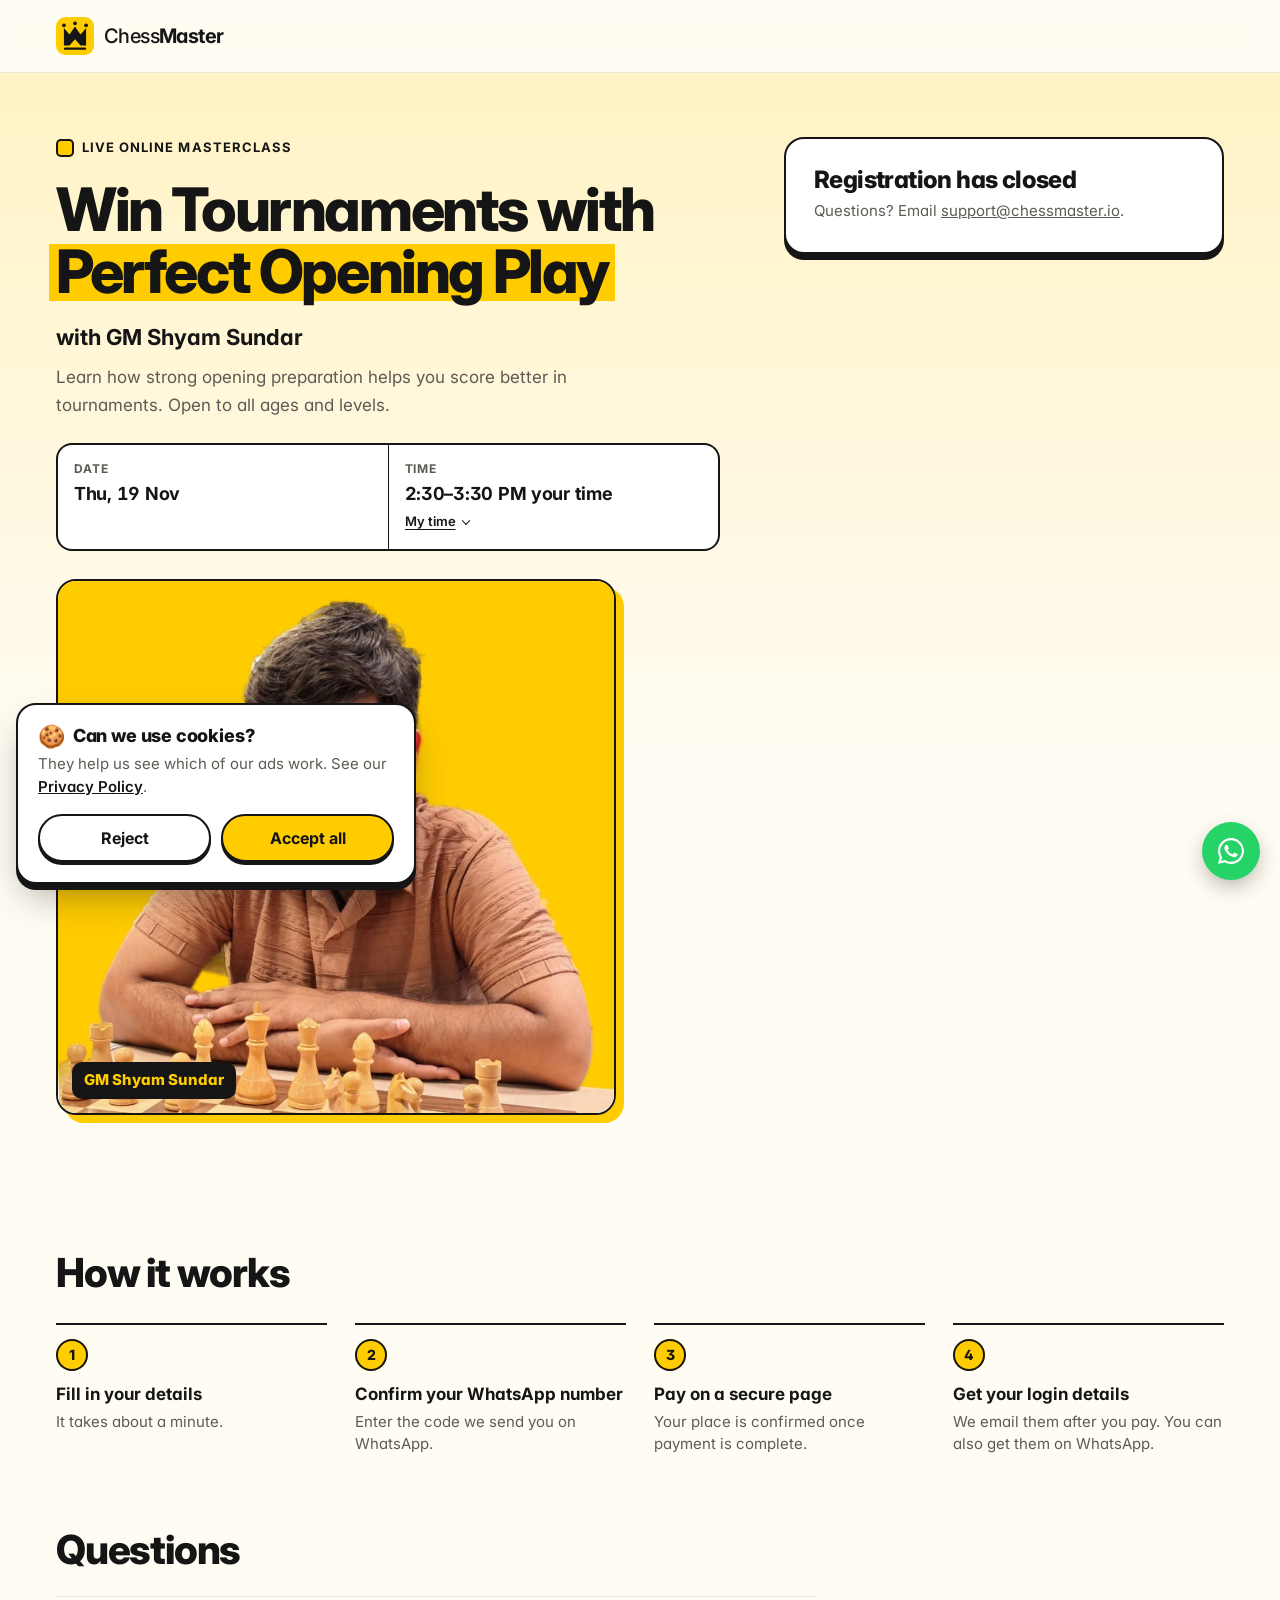
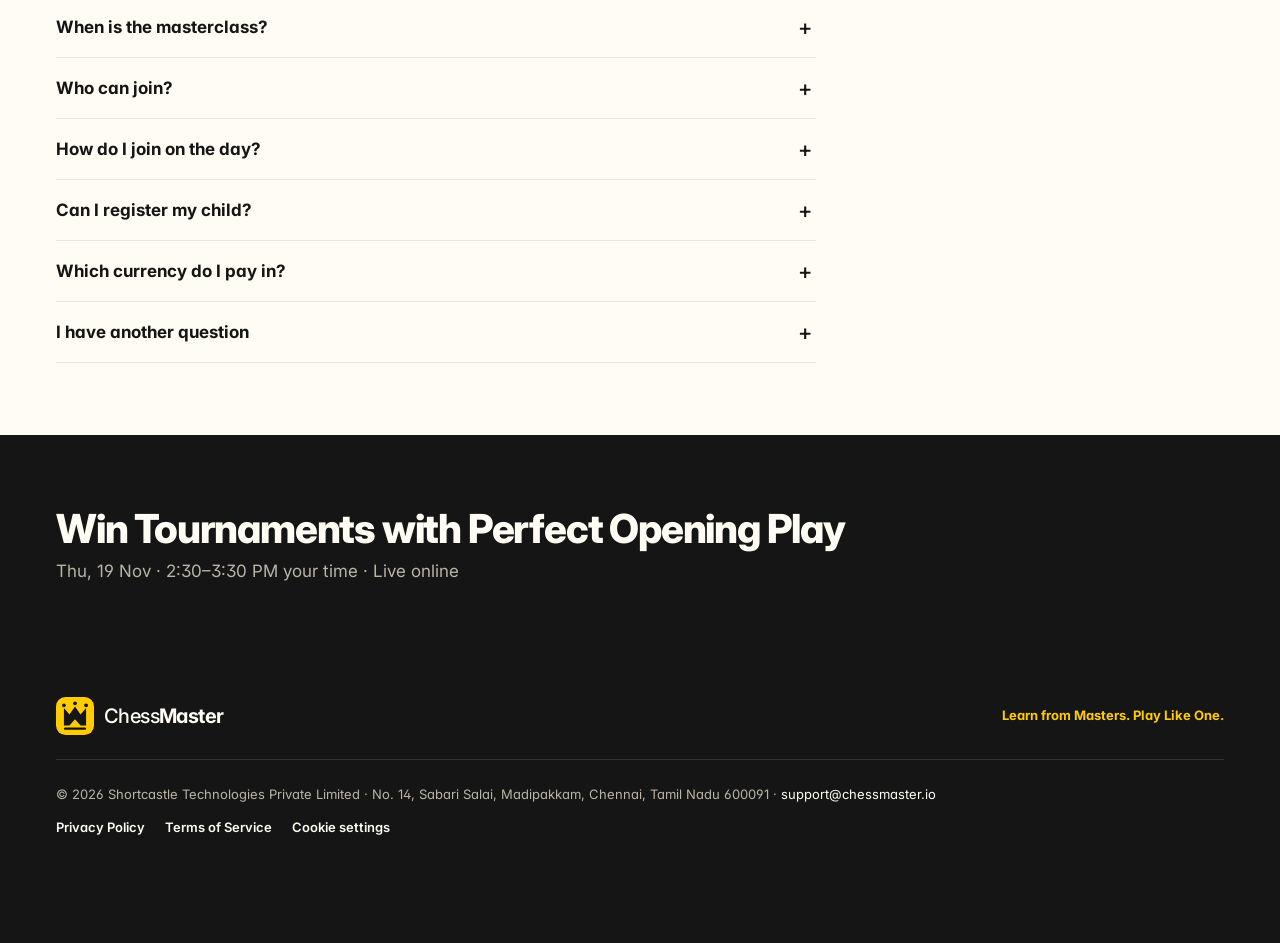
<file: webinar.html>
<!doctype html>
<html lang="en">
<head>
<meta charset="utf-8">
<meta name="viewport" content="width=device-width, initial-scale=1, viewport-fit=cover">
<title>Win Tournaments with Perfect Opening Play | ChessMaster</title>
<meta name="description" content="Live online masterclass with GM Shyam Sundar on Thu, 19 Nov. Open to all ages and levels.">
<link rel="canonical" href="https://chessmaster.io/webinar">
<meta property="og:type" content="website">
<meta property="og:site_name" content="ChessMaster">
<meta property="og:url" content="https://chessmaster.io/webinar">
<meta property="og:title" content="Win Tournaments with Perfect Opening Play">
<meta property="og:description" content="Live online masterclass with GM Shyam Sundar on Thu, 19 Nov. Open to all ages and levels.">
<meta property="og:image" content="https://chessmaster.io/og-webinar.jpg">
<meta property="og:image:width" content="1200">
<meta property="og:image:height" content="630">
<meta property="og:image:alt" content="ChessMaster live online masterclass with GM Shyam Sundar">
<meta name="twitter:card" content="summary_large_image">
<meta name="twitter:title" content="Win Tournaments with Perfect Opening Play">
<meta name="twitter:description" content="Live online masterclass with GM Shyam Sundar on Thu, 19 Nov. Open to all ages and levels.">
<meta name="twitter:image" content="https://chessmaster.io/og-webinar.jpg">
<link rel="icon" href="data:image/svg+xml,%3Csvg xmlns='http://www.w3.org/2000/svg' viewBox='0 0 48 48'%3E%3Crect width='48' height='48' rx='12' fill='%23FFCC00'/%3E%3Cpath d='M10 36V14l7 8 7-10 7 10 7-8v22h-7l-7-8-7 8z' fill='%23151515'/%3E%3C/svg%3E">
<link rel="preconnect" href="https://fonts.googleapis.com">
<link rel="preconnect" href="https://fonts.gstatic.com" crossorigin>
<link rel="stylesheet" href="https://fonts.googleapis.com/css2?family=Inter:wght@400;500;600;700;800&display=swap">
<link rel="stylesheet" href="/legal.css">
<script src="https://rybbit.shortcastle.com/api/script.js" data-site-id="8323b32aee3d" defer></script>
<style>
:root{--bad:#B42318;--ok:#15803D;--ok-bg:#E7F6EC}
[hidden]{display:none!important}
.preview{background:var(--ink);color:var(--y);font-size:.8125rem;font-weight:600;text-align:center;padding:8px 16px}
.hbar .btn{margin-left:auto}
.btn-y{cursor:pointer;font-family:inherit}
.btn-lg{min-height:52px;width:100%;font-size:1rem;padding:0 22px}
.btn[disabled]{opacity:.55;cursor:not-allowed;transform:none;box-shadow:none}
.btn-wa{background:#25D366;color:var(--ink)}
.link{background:none;border:0;padding:0;font:inherit;font-weight:600;color:inherit;text-decoration:underline;text-underline-offset:3px;cursor:pointer}

/* Hero */
.hero{padding-block:clamp(28px,5vw,64px) clamp(32px,5vw,64px);background:linear-gradient(180deg,var(--bg2),var(--bg) 62%)}
.hgrid{display:grid;grid-template-columns:minmax(0,1fr) minmax(0,440px);gap:clamp(28px,5vw,64px);align-items:start}
.hero h1{font-size:clamp(2.25rem,1.35rem + 3.5vw,3.75rem);letter-spacing:-.04em;line-height:1.03;margin-top:14px}
.hero h1 mark{background:linear-gradient(transparent 12%,var(--y) 12%,var(--y) 92%,transparent 92%);color:inherit;padding-inline:.12em;margin-inline:-.12em;-webkit-box-decoration-break:clone;box-decoration-break:clone}
.coach{font-size:clamp(1.125rem,1rem + .5vw,1.375rem);font-weight:700;margin-top:16px}
.lead{color:var(--muted);font-size:1.0625rem;max-width:52ch;margin-top:8px}
.facts{display:grid;grid-template-columns:repeat(2,minmax(0,1fr));gap:1px;margin-top:24px;background:var(--ink);border:2px solid var(--ink);border-radius:16px}
.fact{background:var(--card);padding:14px 16px;min-width:0}
.fact:first-child{border-radius:14px 0 0 14px}
.fact:last-child{border-radius:0 14px 14px 0}
.fact small{display:block;font-size:.75rem;font-weight:700;letter-spacing:.08em;text-transform:uppercase;color:var(--muted)}
.fact b{display:block;font-size:1.125rem;line-height:1.25;letter-spacing:-.015em;margin-top:4px;font-variant-numeric:tabular-nums}
.fact span{display:block;font-size:.8125rem;color:var(--muted);margin-top:4px}
.fact .sel{display:inline-block;position:relative;margin-top:4px;max-width:100%}
.fact select{appearance:none;-webkit-appearance:none;border:0;background:none;font:inherit;font-size:.8125rem;font-weight:600;text-decoration:underline;text-underline-offset:3px;color:var(--fg);padding:2px 16px 2px 0;cursor:pointer;max-width:100%;field-sizing:content}
.fact .sel::after{content:"";position:absolute;right:3px;top:50%;width:6px;height:6px;border-right:1.5px solid var(--fg);border-bottom:1.5px solid var(--fg);transform:translateY(-70%) rotate(45deg);pointer-events:none}
.ladder{margin-top:20px}
.ladder h2{font-size:1rem;letter-spacing:-.01em}
.ladder ol{display:grid;grid-template-columns:repeat(3,minmax(0,1fr));gap:8px;list-style:none;margin:10px 0 0;padding:0}
.ladder li{position:relative;background:var(--card);border:1.5px solid var(--line);border-radius:14px;padding:14px 12px 12px;text-align:center;min-width:0}
.ladder b{display:block;font-size:clamp(1.375rem,1.2rem + .8vw,1.75rem);line-height:1.1;letter-spacing:-.03em;font-variant-numeric:tabular-nums}
.ladder span{display:block;font-size:.8125rem;color:var(--muted);margin-top:4px}
.ladder li[data-now]{background:var(--y);border:2px solid var(--ink);box-shadow:0 3px 0 var(--ink)}
.ladder li[data-now] span{color:var(--ink);font-weight:600}
.ladder li[data-now] i{position:absolute;top:-10px;left:50%;transform:translateX(-50%);background:var(--ink);color:var(--y);font-style:normal;font-size:.6875rem;font-weight:700;letter-spacing:.04em;padding:2px 8px;border-radius:999px;white-space:nowrap}
.ladder li[data-past]{background:none;opacity:.6}
.ladder li[data-past] b{text-decoration:line-through;text-decoration-thickness:2px}
.ladder small{display:block;font-size:.75rem;color:var(--muted);margin-top:8px}
.photo{position:relative;margin:28px 0 0;max-width:560px}
.photo img{display:block;width:100%;height:auto;aspect-ratio:880/842;object-fit:cover;object-position:50% 20%;border-radius:20px;border:2px solid var(--ink);box-shadow:8px 8px 0 var(--y)}
.photo figcaption{position:absolute;left:16px;bottom:16px;background:var(--ink);color:var(--y);font-weight:800;font-size:.9375rem;padding:6px 12px;border-radius:10px}

/* Registration card */
.rcard{position:sticky;top:96px;background:var(--card);border:2px solid var(--ink);border-radius:20px;padding:clamp(20px,3vw,28px);box-shadow:0 6px 0 var(--ink);scroll-margin-top:96px}
.rcard h2{font-size:1.5rem;outline:none}
.rcard .sub{color:var(--muted);font-size:.9375rem;margin-top:6px}
.steps{display:flex;gap:6px;list-style:none;margin:0 0 18px;padding:0;font-size:.75rem;font-weight:700;color:var(--muted)}
.steps li{flex:1;border-top:4px solid var(--line);padding-top:6px}
.steps li[data-on]{border-color:var(--ink);color:var(--fg)}
.fgrid{display:grid;grid-template-columns:repeat(2,minmax(0,1fr));gap:14px;margin-top:18px}
.full{grid-column:1/-1}
.field{display:grid;grid-template-columns:minmax(0,1fr);gap:6px;min-width:0;align-content:start}
.field>label,.field>.lab{font-size:.8125rem;font-weight:700}
.inp{width:100%;min-height:48px;padding:10px 14px;border-radius:12px;border:1.5px solid var(--line);background:var(--bg);font:inherit;font-size:1rem;color:var(--fg)}
.inp:hover{border-color:var(--muted)}
.inp:focus{outline:none;border-color:var(--fg);box-shadow:0 0 0 4px color-mix(in srgb,var(--y) 55%,transparent)}
.sel{position:relative;display:block}
.field .sel select{appearance:none;-webkit-appearance:none;padding-right:34px;font-weight:500}
.field .sel::after{content:"";position:absolute;right:15px;top:50%;width:8px;height:8px;border-right:2px solid var(--fg);border-bottom:2px solid var(--fg);transform:translateY(-70%) rotate(45deg);pointer-events:none}
.field.err .inp{border-color:var(--bad)}
.req{color:var(--bad);font-weight:700}
.ferr{display:none;font-size:.8125rem;font-weight:600;color:var(--bad)}
.field.err .ferr{display:block}
.phone{display:grid;grid-template-columns:82px minmax(0,1fr);gap:8px}
.seg{display:grid;grid-template-columns:1fr 1fr;gap:8px}
.seg label{display:flex;align-items:center;gap:10px;min-height:48px;padding:0 14px;border:1.5px solid var(--line);border-radius:12px;background:var(--bg);font-weight:600;font-size:.9375rem;cursor:pointer}
.seg label:has(input:checked){border-color:var(--ink);background:var(--bg2)}
.seg input,.chk input{accent-color:#151515;width:20px;height:20px;flex:none;margin:0}
.chk{display:grid;grid-template-columns:20px 1fr;gap:12px;align-items:start;font-size:.875rem;line-height:1.5;cursor:pointer}
.note{font-size:.8125rem;color:var(--muted);line-height:1.5}
.stubnote{background:var(--bg2);border:2px dashed var(--ink);border-radius:12px;padding:10px 12px;font-size:.8125rem;font-weight:600}
.alert{background:#FDECEA;border-radius:12px;padding:10px 12px;color:var(--bad);font-size:.875rem;font-weight:600}
.sum{list-style:none;margin:18px 0 0;padding:0;border-top:1px solid var(--line)}
.sum li{display:flex;justify-content:space-between;gap:16px;padding:10px 0;border-bottom:1px solid var(--line);font-size:.9375rem}
.sum li span:first-child{color:var(--muted);flex:none}
.sum li span:last-child{font-weight:600;text-align:right;min-width:0;overflow-wrap:anywhere}
.sum li.total span{font-size:1.125rem;font-weight:800;color:var(--fg)}
.stack{display:grid;gap:14px;margin-top:18px}
.otp{font-size:1.5rem;font-weight:700;letter-spacing:.3em;text-align:center;font-variant-numeric:tabular-nums}
.row{display:flex;justify-content:space-between;gap:16px;flex-wrap:wrap;font-size:.875rem}
.tick{width:52px;height:52px;border-radius:50%;background:var(--ok-bg);color:var(--ok);display:grid;place-items:center;margin-bottom:14px}

/* Site-styled dropdown (mouse devices; touch devices keep the native picker) */
.sel select.cs-native{position:absolute;inset:0;width:100%;height:100%;opacity:0;pointer-events:none}
.csb{display:block;width:100%;text-align:left;cursor:pointer;font:inherit;color:var(--fg);font-size:1rem;font-weight:500;padding-right:34px;white-space:nowrap;overflow:hidden;text-overflow:ellipsis}
.csb[data-empty]{color:var(--muted)}
.csb-link{background:none;border:0;width:auto;padding:2px 16px 2px 0;font-size:.8125rem;font-weight:600;text-decoration:underline;text-underline-offset:3px}
.csl{position:absolute;z-index:30;left:0;top:calc(100% + 6px);min-width:100%;max-height:280px;overflow-y:auto;margin:0;padding:6px;list-style:none;background:var(--card);border:2px solid var(--ink);border-radius:14px;box-shadow:0 4px 0 var(--ink);outline:none}
.csl[data-up]{top:auto;bottom:calc(100% + 6px)}
.csl[data-end]{left:auto;right:0}
.fact .csl{min-width:190px}
.csl li{padding:9px 12px;border-radius:9px;font-size:.9375rem;font-weight:500;line-height:1.3;cursor:pointer;white-space:nowrap}
.csl li[data-active]{background:var(--bg2)}
.csl li[aria-selected="true"]{background:var(--y);font-weight:700}

/* Sections */
.sec{padding-block:clamp(40px,6vw,72px)}
.sec h2{font-size:clamp(1.75rem,1.4rem + 1.5vw,2.5rem);letter-spacing:-.03em}
.how{display:grid;grid-template-columns:repeat(4,minmax(0,1fr));gap:clamp(16px,2.5vw,28px);list-style:none;margin:28px 0 0;padding:0;counter-reset:s}
.how li{counter-increment:s;border-top:2px solid var(--ink);padding-top:14px}
.how li::before{content:counter(s);display:grid;place-items:center;width:32px;height:32px;border-radius:50%;background:var(--y);box-shadow:inset 0 0 0 2px var(--ink);font-weight:800;font-size:.875rem;margin-bottom:12px}
.how b{display:block;font-size:1.0625rem;line-height:1.3}
.how span{display:block;color:var(--muted);font-size:.9375rem;margin-top:6px;line-height:1.5}
.faqs{border-top:1px solid var(--line);margin-top:24px;max-width:760px}
.faqs details{border-bottom:1px solid var(--line)}
.faqs summary{cursor:pointer;font-weight:700;padding:16px 28px 16px 0;list-style:none;position:relative}
.faqs summary::-webkit-details-marker{display:none}
.faqs summary::after{content:"+";position:absolute;right:4px;top:12px;font-size:1.375rem;font-weight:500}
.faqs details[open] summary::after{content:"\2013"}
.faqs p{padding-bottom:16px;color:var(--muted);max-width:64ch}
.band{background:var(--band);color:var(--band-fg)}
.band .wrap{display:flex;justify-content:space-between;align-items:center;gap:24px;flex-wrap:wrap}
.band p{color:var(--band-muted);margin-top:6px}
.band .btn{flex:none;width:auto}
footer.site{margin-top:0}

.ckb{position:fixed;left:16px;bottom:16px;z-index:60;width:min(400px,calc(100% - 32px));background:var(--card);border:2px solid var(--ink);border-radius:20px;box-shadow:0 6px 0 var(--ink),0 18px 40px -12px rgba(21,21,21,.45);padding:20px;animation:ckIn .35s ease-out both}
@keyframes ckIn{from{transform:translateY(24px);opacity:0}to{transform:none;opacity:1}}
.ckb h2{display:flex;align-items:center;gap:8px;font-size:1.125rem;font-weight:800;letter-spacing:-.01em}
.ckb h2 span{font-size:1.375rem;line-height:1}
.ckb p{margin-top:6px;font-size:.9375rem;line-height:1.5;color:var(--muted)}
.ckb p a{color:var(--ink);font-weight:600}
.ckb>div{display:grid;grid-template-columns:1fr 1fr;gap:10px;margin-top:16px}
.ckb .btn{cursor:pointer;font-family:inherit;min-height:48px;font-size:1rem;width:100%;justify-content:center;box-shadow:0 3px 0 var(--ink)}
.ckb #ckNo{background:var(--card)}
@media (max-width:640px){.ckb{left:12px;right:12px;bottom:calc(12px + env(safe-area-inset-bottom,0px));width:auto;padding:18px}}

/* Phones: a slim bar at the bottom, so the fees stay visible. */
@media (max-width:560px){
}

/* Mobile register bar */
.mbar{display:none}
@media (max-width:960px){
  .hgrid{grid-template-columns:minmax(0,1fr);row-gap:0}
  .hgrid>div:first-child{display:contents}
  .hero .eyebrow{justify-self:start}
  .rcard{position:static;order:1;margin-top:24px}
  .photo{order:2}
  .photo{max-width:none}
  .photo img{aspect-ratio:4/3}
  .mbar{display:flex;align-items:center;justify-content:space-between;gap:16px;position:fixed;left:0;right:0;bottom:0;z-index:40;background:var(--card);border-top:2px solid var(--ink);padding:10px 16px calc(10px + env(safe-area-inset-bottom,0px));transition:transform .2s}
  .mbar[data-off]{transform:translateY(110%)}
  .mbar b{display:block;font-size:1.125rem;line-height:1.2}
  .mbar small{color:var(--muted);font-size:.75rem}
  .mbar .btn{flex:none}
  .mbar:not([data-off])~.wa-fab{bottom:calc(84px + env(safe-area-inset-bottom,0px))}
  .how{grid-template-columns:repeat(2,minmax(0,1fr))}
}
@media (max-width:560px){
  .facts{grid-template-columns:minmax(0,1fr)}
  .fact:first-child{border-radius:14px 14px 0 0}
  .fact:last-child{border-radius:0 0 14px 14px}
  .fact{display:grid;grid-template-columns:64px minmax(0,1fr);column-gap:12px}
  .fact small{grid-row:1/3;padding-top:4px}
  .fact b{margin-top:0}
  .fact span,.fact .sel{grid-column:2}
  .fact .sel{justify-self:start}
  .fgrid{grid-template-columns:minmax(0,1fr)}
  .how{grid-template-columns:minmax(0,1fr)}
  .band .btn{width:100%}
  .brand{font-size:1.125rem}
}
@media (prefers-reduced-motion:reduce){*{transition:none!important;scroll-behavior:auto!important}}
</style>
</head>
<body>
<div class="preview" id="previewBar" hidden>Preview. No code is sent, no payment is taken and no seat is reserved.</div>
<header class="site">
  <div class="wrap hbar">
    <a class="brand" href="/" aria-label="ChessMaster home"><svg viewBox="0 0 48 48" aria-hidden="true"><rect width="48" height="48" rx="12" fill="#FFCC00"/><path d="M10 36V14l7 8 7-10 7 10 7-8v22h-7l-7-8-7 8z" fill="#151515"/><circle cx="10" cy="10.5" r="2.4" fill="#151515"/><circle cx="24" cy="8" r="2.4" fill="#151515"/><circle cx="38" cy="10.5" r="2.4" fill="#151515"/><rect x="10" y="38.5" width="28" height="3" rx="1.5" fill="#151515"/></svg><span><em>Chess</em><b>Master</b></span></a>
    <a class="btn" href="#register" data-cta>Register now</a>
  </div>
</header>

<main>
<section class="hero">
  <div class="wrap hgrid">
    <div>
      <span class="eyebrow">Live online masterclass</span>
      <h1>Win Tournaments with <mark>Perfect Opening Play</mark></h1>
      <p class="coach">with GM Shyam Sundar</p>
      <p class="lead">Learn how strong opening preparation helps you score better in tournaments. Open to all ages and levels.</p>
      <div class="facts">
        <div class="fact"><small>Date</small><b data-date></b></div>
        <div class="fact"><small>Time</small><b data-time></b><label class="sel"><select id="tzSel" aria-label="Show the time for"></select></label></div>
      </div>
      <div class="ladder" id="ladder"></div>
      <figure class="photo">
        <img src="/gm-shyam-sundar.jpg" width="880" height="842" alt="GM Shyam Sundar at a chess board" fetchpriority="high">
        <figcaption>GM Shyam Sundar</figcaption>
      </figure>
    </div>
    <div class="rcard" id="register" aria-live="polite"></div>
  </div>
</section>

<section class="sec">
  <div class="wrap">
    <h2>How it works</h2>
    <ol class="how">
      <li><b>Fill in your details</b><span>It takes about a minute.</span></li>
      <li><b>Confirm your WhatsApp number</b><span>Enter the code we send you on WhatsApp.</span></li>
      <li><b>Pay on a secure page</b><span>Your place is confirmed once payment is complete.</span></li>
      <li><b>Get your login details</b><span>We email them after you pay. You can also get them on WhatsApp.</span></li>
    </ol>
  </div>
</section>

<section class="sec" style="padding-top:0">
  <div class="wrap">
    <h2>Questions</h2>
    <div class="faqs">
      <details><summary>When is the masterclass?</summary><p><span data-date></span>, <span data-time></span>. It runs for about 60 minutes.</p></details>
      <details><summary>Who can join?</summary><p>It's open to all ages and levels.</p></details>
      <details><summary>How do I join on the day?</summary><p>The masterclass is live online. We email your login details after you pay, and you can also get them on WhatsApp.</p></details>
      <details><summary>Can I register my child?</summary><p>Yes. Choose "My child" on the form. A parent or guardian must register anyone under 18. Each registration is for one person.</p></details>
      <details><summary>Which currency do I pay in?</summary><p id="curFaq"></p></details>
      <details><summary>I have another question</summary><p>Email us at <a href="mailto:support@chessmaster.io">support@chessmaster.io</a>.</p></details>
    </div>
  </div>
</section>

<section class="sec band">
  <div class="wrap">
    <div><h2>Win Tournaments with Perfect Opening Play</h2><p><span data-date></span> · <span data-time></span> · Live online</p></div>
    <a class="btn btn-lg" href="#register" data-cta>Register now</a>
  </div>
</section>
</main>

<footer class="site">
  <div class="wrap">
    <div class="fbrand"><a class="brand" href="/"><svg viewBox="0 0 48 48" aria-hidden="true"><rect width="48" height="48" rx="12" fill="#FFCC00"/><path d="M10 36V14l7 8 7-10 7 10 7-8v22h-7l-7-8-7 8z" fill="#151515"/><circle cx="10" cy="10.5" r="2.4" fill="#151515"/><circle cx="24" cy="8" r="2.4" fill="#151515"/><circle cx="38" cy="10.5" r="2.4" fill="#151515"/><rect x="10" y="38.5" width="28" height="3" rx="1.5" fill="#151515"/></svg><span><em>Chess</em><b>Master</b></span></a><span class="tag">Learn from Masters. Play Like One.</span></div>
    <div class="fbottom">
      <span>© 2026 Shortcastle Technologies Private Limited · No. 14, Sabari Salai, Madipakkam, Chennai, Tamil Nadu 600091 · <a href="mailto:support@chessmaster.io">support@chessmaster.io</a></span>
      <span class="flinks"><a href="/privacy">Privacy Policy</a><a href="/terms">Terms of Service</a><a href="#" id="ckLink" hidden>Cookie settings</a></span>
    </div>
  </div>
</footer>
<div class="mbar" id="mbar"><div><b data-price></b><small data-date></small></div><a class="btn" href="#register" data-cta>Register now</a></div>
<a class="wa-fab" href="https://wa.me/13642058191" target="_blank" rel="noopener" aria-label="Chat with us on WhatsApp" title="Chat with us on WhatsApp"><svg viewBox="0 0 32 32" aria-hidden="true"><path fill="currentColor" d="M16.04 3C8.86 3 3.03 8.82 3.03 16c0 2.3.6 4.53 1.74 6.5L3 29l6.68-1.75A12.95 12.95 0 0 0 16.04 29C23.2 29 29 23.18 29 16S23.2 3 16.04 3Zm0 23.8c-1.98 0-3.92-.53-5.61-1.54l-.4-.24-3.97 1.04 1.06-3.86-.26-.4A10.76 10.76 0 0 1 5.2 16c0-5.97 4.86-10.83 10.84-10.83 5.97 0 10.8 4.86 10.8 10.83 0 5.98-4.83 10.8-10.8 10.8Zm5.94-8.1c-.33-.16-1.93-.95-2.23-1.06-.3-.11-.52-.16-.73.17-.22.32-.84 1.05-1.03 1.27-.19.22-.38.24-.71.08-.33-.16-1.38-.51-2.62-1.62-.97-.86-1.62-1.93-1.81-2.25-.19-.33-.02-.5.14-.66.15-.15.33-.38.49-.57.16-.19.22-.33.33-.55.11-.22.05-.41-.03-.57-.08-.16-.73-1.77-1.01-2.42-.26-.64-.53-.55-.73-.56h-.62c-.22 0-.57.08-.87.41-.3.33-1.14 1.11-1.14 2.71 0 1.6 1.17 3.14 1.33 3.36.16.22 2.3 3.5 5.56 4.91.78.34 1.38.54 1.86.69.78.25 1.49.21 2.05.13.63-.09 1.93-.79 2.2-1.55.27-.76.27-1.42.19-1.55-.08-.14-.3-.22-.62-.38Z"/></svg></a>

<script>
/* ---------------------------------------------------------------------------
   Backend hooks to CM - Workflow's endpoints; the page calls nothing else. No secrets belong here.
   The backend must work out the price itself; the price on this page is display only.

   startOtp(reg)       reg: {full_name,email,country,state,attendee,child_name,age,level,gender,has_fide,fide,lichess,chesscom,phone,event_key,utm,tz,ad_consent,...}
                       -> {ok:true,check_id} or {ok:false,error:'invalid_number'|'phone_taken'|'rate_limited'|'failed'}
   codeStatus(p)       p: {check_id}. -> {ok:true,status:'pending'|'delivered'|'failed',not_on_whatsapp}
   verifyOtp(p)        p: {phone,code}
                       -> {ok:true,reg_id,lead_event_id} or {ok:false,error:'wrong_code'|'expired'|'failed'}
   startPayment(p)     p: {reg_id}
                       -> {ok:true,url} (the page then opens url) or {ok:false,error:'closed'|'failed'}
   track(name,data)    sends the Meta browser events below. Off until META_PIXEL_ID is set.
--------------------------------------------------------------------------- */
const HOOKS={
  mode:'live',
  post:async(url,body)=>{
    /* A stuck call ends as an error, so buttons can't stay busy. */
    const stop=new AbortController(),t=setTimeout(()=>stop.abort(),25000);
    try{return await(await fetch(url,{method:'POST',headers:{'Content-Type':'application/json'},body:JSON.stringify(body),signal:stop.signal})).json()}
    finally{clearTimeout(t)}
  },
  startOtp(reg){return this.post('https://n8n.shortcastle.com/webhook/chessmaster-otp-send-3f9a61c2',reg)},
  codeStatus(p){return this.post('https://n8n.shortcastle.com/webhook/chessmaster-otp-status-6d10e7b4',p)},
  /* {eid} -> {ok:true,paid:true|false}. Read-only check from CM - Workflow. */
  paymentStatus(p){return this.post(PAYMENT_STATUS_URL,p)},
  verifyOtp(p){return this.post('https://n8n.shortcastle.com/webhook/chessmaster-otp-check-b27e40d8',p)},
  startPayment(p){return this.post('https://n8n.shortcastle.com/webhook/chessmaster-web-pay-71c4e9a0',p)},
  track(name,data){adEvent(name,data);funnelEvent(name)}
};

/* Meta browser pixel. Dataset ID from CMS-543. It never runs while HOOKS.mode is 'stub' (preview).
   No form details go to Meta from the page (autoConfig off). Purchase uses eid from the return URL so it
   matches CM - Workflow's server event. No token or secret belongs in this file. */
const PAYMENT_STATUS_URL='https://n8n.shortcastle.com/webhook/chessmaster-paid-status-8c4e19a7';
const META_PIXEL_ID='1679421333977086';
const CONSENT_KEY='cm_ad_consent';
const US_ZONE=/^(America\/(New_York|Detroit|Kentucky\/.+|Indiana\/.+|Chicago|Menominee|North_Dakota\/.+|Denver|Boise|Phoenix|Los_Angeles|Anchorage|Juneau|Sitka|Metlakatla|Yakutat|Nome|Adak)|Pacific\/Honolulu)$/;
let consentChoice=null;
const pixelEnabled=()=>!!META_PIXEL_ID&&HOOKS.mode!=='stub';
const needsConsent=(tz=browserZone())=>!US_ZONE.test(tz);
function storedConsent(){if(consentChoice)return consentChoice;try{return localStorage.getItem(CONSENT_KEY)}catch(e){return null}}
function saveConsent(v){consentChoice=v;try{localStorage.setItem(CONSENT_KEY,v)}catch(e){}}
const adConsent=()=>pixelEnabled()&&storedConsent()!=='no'&&(!needsConsent()||storedConsent()==='yes');
function startPixel(){
  if(window.fbq||!adConsent())return;
  const f=window.fbq=function(){f.callMethod?f.callMethod.apply(f,arguments):f.queue.push(arguments)};
  f.push=f;f.loaded=true;f.version='2.0';f.queue=[];
  const t=document.createElement('script');t.async=true;t.src='https://connect.facebook.net/en_US/fbevents.js';document.head.append(t);
  fbq('set','autoConfig',false,META_PIXEL_ID);fbq('init',META_PIXEL_ID);fbq('track','PageView');
  firePurchase();
}
function adEvent(name,data){
  if(!window.fbq||!adConsent())return;
  if(name==='otp_confirmed'){
    /* One Lead per browser: the ads optimise on it, and a buyer can confirm a code twice. */
    const key='cm_lead_'+EVENT_KEY;
    try{if(localStorage.getItem(key))return;localStorage.setItem(key,'1')}catch(e){}
    /* eventID matches CM - Workflow's server Lead, so Meta counts one. */
    state.leadEventId?fbq('track','Lead',{},{eventID:state.leadEventId}):fbq('track','Lead');
  }
  if(name==='payment_started')fbq('track','InitiateCheckout',data);
}
function firePurchase(){
  const eid=q.get('eid')||RZP_ID,v=Number(q.get('v')),c=q.get('c')||'USD';
  if(!state.paidConfirmed||!eid||!(v>0)||!/^[A-Z]{3}$/.test(c)||!window.fbq)return;
  const key='cm_purchase_'+eid;
  try{if(localStorage.getItem(key))return;localStorage.setItem(key,'1')}catch(e){}
  fbq('track','Purchase',{value:v,currency:c},{eventID:eid});
}
function cookie(n){const m=document.cookie.match(new RegExp('(?:^|; )'+n+'=([^;]*)'));return m?decodeURIComponent(m[1]):''}
/* Fields for CM - Workflow's server event. No ad_consent means no server event. */
function adFields(){
  if(!adConsent())return{ad_consent:false};
  const clid=q.get('fbclid');
  return{ad_consent:true,fbp:cookie('_fbp'),fbc:cookie('_fbc')||(clid?'fb.1.'+Date.now()+'.'+clid:''),page_url:location.origin+location.pathname};
}
function showConsent(){
  if($('#ckb'))return;
  const b=document.createElement('div');b.className='ckb';b.id='ckb';b.setAttribute('role','region');b.setAttribute('aria-label','Cookies');
  b.innerHTML=`<h2><span aria-hidden="true">🍪</span>Can we use cookies?</h2><p>They help us see which of our ads work. See our <a href="/privacy#tracking">Privacy Policy</a>.</p><div><button type="button" class="btn" id="ckNo">Reject</button><button type="button" class="btn btn-y" id="ckYes">Accept all</button></div>`;
  document.body.append(b);
  const had=!!window.fbq;
  $('#ckYes').onclick=()=>{saveConsent('yes');b.remove();funnel('cookie_accept');startPixel()};
  $('#ckNo').onclick=()=>{saveConsent('no');b.remove();funnel('cookie_decline');if(had)location.reload()};
}
function initConsent(){
  if(!pixelEnabled())return;
  $('#ckLink').hidden=false;
  $('#ckLink').onclick=e=>{e.preventDefault();showConsent()};
  if(adConsent())startPixel();
  else if(needsConsent()&&!storedConsent())showConsent();
}

/* Rybbit funnel events. market is the only property; nothing personal goes in. It loads outside the cookie banner. */
const FUNNEL={otp_sent:'code_sent',otp_confirmed:'code_confirmed',payment_started:'payment_started'};
function funnelMarket(){
  const c=PAID?(q.get('c')==='INR'?'IN':market==='ae'?'AE':''):state.reg.country;
  const m=(c==='IN'||(!PAID&&payInRupees()))?'in':c==='AE'?'ae':'';
  return m?{market:m}:undefined;
}
function funnel(name,extra){
  const p={...funnelMarket(),...extra};
  window.rybbit?.event(name,Object.keys(p).length?p:undefined);
}
function funnelEvent(name){if(FUNNEL[name])funnel(FUNNEL[name])}
function firePaid(id){
  if(!state.paidConfirmed||!id)return;
  const key='cm_paid_'+id;
  try{if(localStorage.getItem(key))return;localStorage.setItem(key,'1')}catch(e){}
  funnel('paid');
}

/* Facts: same dates and amounts as bot/pricing.js. Price dates turn over in IST. */
const EVENT_KEY='webinar-2026-11-19';
const START=new Date('2026-11-19T20:00:00+05:30'),END=new Date('2026-11-19T21:00:00+05:30');
const TIERS=[
  {until:'2026-11-10T23:59:59+05:30',USD:6,INR:499,note:'Early bird till 10 Nov',when:'Till 10 Nov',starts:''},
  {until:'2026-11-15T23:59:59+05:30',USD:10,INR:499,note:'Till 15 Nov',when:'11 to 15 Nov',starts:'11 Nov',inNote:'Registration closes Thu, 19 Nov, 8 PM IST'},
  {until:'2026-11-19T20:00:00+05:30',USD:15,INR:499,note:'',when:'From 16 Nov',starts:'16 Nov',inNote:'Registration closes Thu, 19 Nov, 8 PM IST'}
];
const MARKETS={
  uk:{label:'United Kingdom',time:'2:30–3:30 PM UK time',country:'GB'},
  et:{label:'US Eastern',time:'9:30–10:30 AM ET',country:'US'},
  ct:{label:'US Central',time:'8:30–9:30 AM CT',country:'US'},
  mt:{label:'US Mountain',time:'7:30–8:30 AM MT',country:'US'},
  pt:{label:'US Pacific',time:'6:30–7:30 AM PT',country:'US'},
  in:{label:'India',time:'8–9 PM IST',country:'IN'},
  ae:{label:'UAE',time:'6:30–7:30 PM UAE time',country:'AE'}
};
const WA_LOGIN='https://wa.me/13642058191?text='+encodeURIComponent("Hi! I've paid. Please send my login.");
const LEVELS=[['foundation','Foundation (new to chess)'],['beginner','Beginner (knows the moves)'],['improver','Improver (plays full games)'],['intermediate','Intermediate (knows tactics)'],['skilled','Skilled (plays regularly)'],['advanced','Advanced (plays tournaments)'],['expert','Expert (rated, trains hard)']];
const GENDERS=[['male','Male'],['female','Female'],['prefer_not_to_say','Prefer not to say']];
const STATES=['Andaman and Nicobar Islands','Andhra Pradesh','Arunachal Pradesh','Assam','Bihar','Chandigarh','Chhattisgarh','Dadra and Nagar Haveli and Daman and Diu','Delhi','Goa','Gujarat','Haryana','Himachal Pradesh','Jammu and Kashmir','Jharkhand','Karnataka','Kerala','Ladakh','Lakshadweep','Madhya Pradesh','Maharashtra','Manipur','Meghalaya','Mizoram','Nagaland','Odisha','Puducherry','Punjab','Rajasthan','Sikkim','Tamil Nadu','Telangana','Tripura','Uttar Pradesh','Uttarakhand','West Bengal'];
const WA_HELP='https://wa.me/13642058191';
const COUNTRIES=[['GB','United Kingdom','+44'],['US','United States','+1'],['AE','United Arab Emirates','+971'],['IN','India','+91'],['OTHER','Other country','']];

const q=new URLSearchParams(location.search);
const $=(s,r=document)=>r.querySelector(s),$$=(s,r=document)=>[...r.querySelectorAll(s)];
const esc=s=>String(s).replace(/[&<>"']/g,c=>({'&':'&amp;','<':'&lt;','>':'&gt;','"':'&quot;',"'":'&#39;'}[c]));
/* ?now=2026-11-12 tests the fee dates, in preview mode only. */
const NOW=HOOKS.mode==='stub'&&q.get('now')?new Date(q.get('now')+'T12:00:00+05:30'):new Date();
let tier=TIERS.find(t=>NOW<=new Date(t.until));

/* The reader's own time: ?tz=uk|et|ct|mt|pt|in|ae (for ad links), else from the browser. */
function browserZone(){try{return Intl.DateTimeFormat().resolvedOptions().timeZone||''}catch(e){return ''}}
function offsetMin(tz,d){
  const p=Object.fromEntries(new Intl.DateTimeFormat('en-US',{timeZone:tz,hourCycle:'h23',year:'numeric',month:'numeric',day:'numeric',hour:'numeric',minute:'numeric'}).formatToParts(d).map(x=>[x.type,x.value]));
  return Math.round((Date.UTC(p.year,p.month-1,p.day,p.hour,p.minute)-d.getTime())/6e4);
}
function detectMarket(tz){
  if(Object.prototype.hasOwnProperty.call(MARKETS,q.get('tz')))return q.get('tz');
  if(/^(Europe\/(London|Belfast|Jersey|Guernsey|Isle_of_Man)|GB)$/.test(tz))return 'uk';
  if(/^Asia\/(Kolkata|Calcutta)$/.test(tz))return 'in';
  if(tz==='Asia/Dubai')return 'ae';
  if(/^(America|US)\//.test(tz)){
    const m={'-300':'et','-360':'ct','-420':'mt','-480':'pt'}[offsetMin(tz,START)];
    if(m)return m;
  }
  return tz?'local':'uk';
}
function localFacts(tz){
  const t=d=>new Intl.DateTimeFormat('en-US',{timeZone:tz,hour:'numeric',minute:'2-digit'}).format(d).replace(':00','').replace(/\s/g,' ');
  const a=t(START),b=t(END),ap=/ (AM|PM)$/;
  const same=a.match(ap)&&b.match(ap)&&a.match(ap)[1]===b.match(ap)[1];
  return{date:new Intl.DateTimeFormat('en-GB',{timeZone:tz,weekday:'short',day:'numeric',month:'short'}).format(START).replace(/^(\w+),? /,'$1, '),
         time:(same?a.replace(ap,''):a)+'–'+b+' your time'};
}
const zone=browserZone();
let market=detectMarket(zone);
const local=market==='local'||zone?(()=>{try{return localFacts(zone)}catch(e){return null}})():null;
if(market==='local'&&!local)market='uk';

function renderFacts(){
  const isLocal=market==='local';
  const date=isLocal?local.date:'Thu, 19 Nov',time=isLocal?local.time:MARKETS[market].time;
  $$('[data-date]').forEach(e=>e.textContent=date);
  $$('[data-time]').forEach(e=>e.textContent=time);
  const india=payInRupees();
  $$('[data-price]').forEach(e=>e.textContent=tier?(india?'₹'+tier.INR+' incl. GST':'$'+tier.USD):'Registration closed');
  const steps=feeSteps(india),now=tier?steps.findIndex(t=>new Date(t.until)>=new Date(tier.until)):-1;
  /* One fee for the whole run (India since 15 Nov): no ladder. */
  $('#ladder').hidden=!tier||steps.length<2;
  if(tier&&steps.length>1)$('#ladder').innerHTML=`<h2>The fee goes up with time</h2><ol>${steps.map((t,i)=>`<li ${i===now?'data-now':i<now?'data-past':''}>${i===now?'<i>Fee today</i>':''}<b>${india?'₹'+t.INR:'$'+t.USD}</b><span>${india&&t.inWhen||t.when}</span></li>`).join('')}</ol><small>${india?'Fees include GST. ':''}Fee dates end at midnight India time (IST).</small>`;
  $('#curFaq').textContent=(india?'Indian rupees, including GST.':'US dollars.')+" You pay on our payment provider's secure page, so we don't see or store your card, UPI or bank details.";
}
/* India and any +91 number pay in rupees. Display only: the server sets the price. */
function payInRupees(){return state.reg.country==='IN'||(state.reg.cc||'').replace(/\D/g,'').replace(/^00/,'')==='91'}
const feeLabel=(t,india)=>india?'₹'+t.INR:'$'+t.USD;
/* Fee steps for the ladder. In rupees, back-to-back steps with the same fee show once (the later one). */
const feeSteps=india=>india?TIERS.filter((t,i)=>!(TIERS[i+1]&&TIERS[i+1].INR===t.INR)):TIERS;
function feeLine(){
  const india=payInRupees();
  return `Fee: <b>${feeLabel(tier,india)}${india?' incl. GST':''}</b>${(india&&tier.inNote||tier.note)?' · '+(india&&tier.inNote||tier.note):''}${nextFee(india)}`;
}
/* "Goes up to $10 on 11 Nov", or nothing on the last fee. */
/* A tab left open can pass a fee date. True if the fee changed. */
function refreshTier(){
  const t=TIERS.find(x=>Date.now()<=new Date(x.until));
  if(t===tier)return false;
  tier=t;renderFacts();
  if(!t){state.step='closed';render()}
  else if(state.step==='details'&&$('#feeSub'))$('#feeSub').innerHTML=feeLine();
  return true;
}
function nextFee(india){
  const next=TIERS.slice(TIERS.indexOf(tier)+1).find(t=>india?t.INR!==tier.INR:t.USD!==tier.USD);
  return next?`<br>Goes up to ${india?'₹'+next.INR:'$'+next.USD} on ${next.starts}.`:'';
}
$('#tzSel').innerHTML=(local?['local']:[]).concat(['uk','et','ct','mt','pt','in','ae'])
  .map(k=>`<option value="${k}">${k==='local'?'My time':MARKETS[k].label}</option>`).join('');
$('#tzSel').value=market;
$('#tzSel').addEventListener('change',e=>{market=e.target.value;renderFacts()});

/* Native selects stay the source of value; this only replaces how they look on mouse devices. */
const FINE_POINTER=matchMedia('(hover:hover) and (pointer:fine)').matches;
let openDropdown=null,dropId=0;
function enhanceSelect(sel,link){
  if(!FINE_POINTER)return;
  const wrap=sel.parentElement,name=sel.getAttribute('aria-label')||((sel.id&&$(`label[for="${sel.id}"]`)||{}).textContent||'').replace(/\s*\*$/,'');
  const btn=document.createElement('button'),list=document.createElement('ul'),id='cs'+(++dropId);
  btn.type='button';btn.className=link?'csb csb-link':'csb inp';
  btn.setAttribute('aria-haspopup','listbox');btn.setAttribute('aria-expanded','false');
  list.className='csl';list.id=id;list.setAttribute('role','listbox');list.setAttribute('aria-label',name);list.tabIndex=-1;list.hidden=true;
  list.innerHTML=[...sel.options].filter(o=>o.value).map((o,i)=>`<li role="option" id="${id}-${i}" data-v="${esc(o.value)}">${esc(o.textContent)}</li>`).join('');
  const lis=[...list.children];let active=0;
  const show=()=>{const o=sel.options[sel.selectedIndex];btn.textContent=o?o.textContent:'';btn.toggleAttribute('data-empty',!sel.value);
    btn.setAttribute('aria-label',name+': '+btn.textContent);
    lis.forEach(l=>l.setAttribute('aria-selected',String(l.dataset.v===sel.value)))};
  const mark=i=>{active=Math.max(0,Math.min(lis.length-1,i));lis.forEach((l,n)=>l.toggleAttribute('data-active',n===active));list.setAttribute('aria-activedescendant',lis[active].id);lis[active].scrollIntoView({block:'nearest'})};
  const close=focus=>{list.hidden=true;btn.setAttribute('aria-expanded','false');openDropdown=null;if(focus)btn.focus()};
  const open=()=>{
    if(openDropdown)openDropdown(false);
    list.hidden=false;btn.setAttribute('aria-expanded','true');openDropdown=close;
    const r=btn.getBoundingClientRect(),below=innerHeight-r.bottom;
    list.toggleAttribute('data-up',below<list.offsetHeight+16&&r.top>below);
    list.removeAttribute('data-end');
    const edge=(btn.closest('.rcard')||document.documentElement).getBoundingClientRect().right;
    list.toggleAttribute('data-end',list.getBoundingClientRect().right>edge-8);
    mark(Math.max(0,lis.findIndex(l=>l.dataset.v===sel.value)));list.focus({preventScroll:true});
  };
  const pick=i=>{const v=lis[i].dataset.v,changed=v!==sel.value;sel.value=v;show();close(true);if(changed)sel.dispatchEvent(new Event('change',{bubbles:true}))};
  btn.addEventListener('click',()=>list.hidden?open():close(false));
  btn.addEventListener('keydown',e=>{if(e.key==='ArrowDown'||e.key==='ArrowUp'){e.preventDefault();open()}});
  list.addEventListener('click',e=>{const l=e.target.closest('li');if(l)pick(lis.indexOf(l))});
  list.addEventListener('mousemove',e=>{const l=e.target.closest('li');if(l&&lis.indexOf(l)!==active)mark(lis.indexOf(l))});
  list.addEventListener('keydown',e=>{
    const k=e.key;
    if(k==='ArrowDown'){e.preventDefault();mark(active+1)}
    else if(k==='ArrowUp'){e.preventDefault();mark(active-1)}
    else if(k==='Home'){e.preventDefault();mark(0)}
    else if(k==='End'){e.preventDefault();mark(lis.length-1)}
    else if(k==='Enter'||k===' '){e.preventDefault();pick(active)}
    else if(k==='Escape'){e.preventDefault();close(true)}
    else if(k==='Tab')close(false);
  });
  sel.classList.add('cs-native');sel.tabIndex=-1;sel.setAttribute('aria-hidden','true');
  sel.addEventListener('focus',()=>btn.focus());
  sel.csRefresh=show;
  wrap.append(btn,list);show();
}
document.addEventListener('pointerdown',e=>{if(openDropdown&&!e.target.closest('.csl,.csb'))openDropdown(false)});

/* Registration card */
/* Razorpay adds its own link ID and status to the return URL. URL values only steer this screen and the pixel; the server decides who has paid. */
const RZP_ID=q.get('razorpay_payment_link_id'),RZP_STATUS=q.get('razorpay_payment_link_status');
const PAID=q.get('paid')==='1'&&(!RZP_ID||RZP_STATUS==='paid');
const PAY_FAILED=q.get('paid')==='1'&&!PAID;
const state={step:PAID?'confirming':(!tier?'closed':'details'),error:PAY_FAILED?"Your payment didn't go through. Please try again, or email support@chessmaster.io.":'',reg:{country:market==='local'||!MARKETS[market]?'':MARKETS[market].country},busy:false,resendAt:0};
/* Take payment IDs out of the address before analytics loads (deferred scripts run after this one). q keeps the original values for this page load. */
(()=>{
  const u=new URL(location.href);let changed=false;
  [...u.searchParams.keys()].forEach(k=>{if(/^razorpay_|^(eid|v|c)$/.test(k)){u.searchParams.delete(k);changed=true}});
  if(PAY_FAILED)u.searchParams.delete('paid');
  if(changed)history.replaceState(null,'',u.pathname+u.search);
})();
let formStarted=false;
const utm={};q.forEach((v,k)=>{if(/^utm_|^fbclid$/.test(k))utm[k]=v.slice(0,200)});

function stepper(n){
  return `<ol class="steps" aria-label="Step ${n} of 3">${['Details','Confirm','Pay'].map((s,i)=>`<li ${i<n?'data-on':''}>${s}</li>`).join('')}</ol>`;
}
const stub=html=>HOOKS.mode==='stub'?`<p class="stubnote">${html}</p>`:'';
const errBox=()=>state.error?`<p class="alert" role="alert">${esc(state.error)}${state.error===errorText('phone_taken')?` <a href="${WA_HELP}" target="_blank" rel="noopener">Message us on WhatsApp</a>.`:''}</p>`:'';
const opt=(arr,val,ph)=>`<option value="">${ph}</option>`+arr.map(([v,l])=>`<option value="${v}" ${v===val?'selected':''}>${esc(l)}</option>`).join('');

function viewDetails(){
  const r=state.reg,cc=r.cc||(COUNTRIES.find(c=>c[0]===r.country)||[])[2]||'';
  return stepper(1)+`<h2 tabindex="-1">Register now</h2><p class="sub" id="feeSub">${feeLine()}</p>
  ${errBox()}
  <form id="regForm" novalidate class="fgrid">
    <div class="field full"><span class="lab" id="whoL">Who will attend? <span class="req" aria-hidden="true">*</span></span><div class="seg" role="radiogroup" aria-labelledby="whoL"><label><input type="radio" name="attendee" value="self" required ${r.attendee==='self'?'checked':''}>Me</label><label><input type="radio" name="attendee" value="child" ${r.attendee==='child'?'checked':''}>My child</label></div><span class="ferr">Choose one option.</span></div>
    <div class="field full"><label for="full_name"><span id="nameL">Your full name</span> <span class="req" aria-hidden="true">*</span></label><input class="inp" id="full_name" required autocomplete="name" value="${esc(r.full_name||'')}"><span class="ferr" id="nameErr">Enter your full name.</span></div>
    <div class="field full"><label for="email">Email <span class="req" aria-hidden="true">*</span></label><input class="inp" id="email" required type="email" inputmode="email" autocomplete="email" placeholder="name@example.com" value="${esc(r.email||'')}"><span class="ferr">Enter a valid email, like name@example.com.</span></div>
    <div class="field full"><label for="country">Country <span class="req" aria-hidden="true">*</span></label><span class="sel"><select class="inp" id="country" required autocomplete="off">${opt(COUNTRIES,r.country,'Choose your country')}</select></span><span class="ferr">Choose your country.</span></div>
    <div class="field full" id="stateWrap" hidden><label for="state">State <span class="req" aria-hidden="true">*</span></label><span class="sel"><select class="inp" id="state" required>${opt(STATES.map(x=>[x,x]),r.state,'Choose your state')}</select></span><span class="ferr">Choose your state.</span></div>
    <div class="field full"><label for="phone">WhatsApp number <span class="req" aria-hidden="true">*</span></label><div class="phone"><input class="inp" id="cc" required type="tel" inputmode="tel" aria-label="Country code" placeholder="+44" autocomplete="tel-country-code" value="${esc(cc)}"><input class="inp" id="phone" required type="tel" inputmode="tel" autocomplete="tel-national" value="${esc(r.national||'')}"></div><span class="ferr" id="phoneErr">Enter your WhatsApp number with its country code.</span></div>
    <div class="field full" id="childWrap" hidden><label for="child_name">Child's full name <span class="req" aria-hidden="true">*</span></label><input class="inp" id="child_name" required autocomplete="off" value="${esc(r.child_name||'')}"><span class="ferr">Enter your child's full name.</span></div>
    <div class="field"><label for="age"><span id="ageL">Age</span> <span class="req" aria-hidden="true">*</span></label><input class="inp" id="age" required type="number" inputmode="numeric" min="3" max="120" value="${esc(r.age||'')}"><span class="ferr" id="ageErr">Enter the age.</span></div>
    <div class="field"><label for="level">Chess level <span class="req" aria-hidden="true">*</span></label><span class="sel"><select class="inp" id="level" required>${opt(LEVELS,r.level,'Choose level')}</select></span><span class="ferr">Choose a level.</span></div>
    <div class="field full"><span class="lab" id="fideQ"><span id="fideL">Do you have a FIDE ID or rating?</span> <span class="req" aria-hidden="true">*</span></span><div class="seg" role="radiogroup" aria-labelledby="fideQ"><label><input type="radio" name="has_fide" value="yes" required ${r.has_fide==='yes'?'checked':''}>Yes</label><label><input type="radio" name="has_fide" value="no" ${r.has_fide==='no'?'checked':''}>No</label></div><span class="ferr">Choose one option.</span></div>
    <div class="field full" id="fideWrap" hidden><label for="fide">FIDE ID or rating <span class="req" aria-hidden="true">*</span></label><input class="inp" id="fide" required inputmode="numeric" autocomplete="off" maxlength="10" value="${esc(r.fide||'')}"><span class="ferr">Enter the FIDE ID or rating, in numbers only.</span></div>
    <div class="field"><label for="lichess"><span data-who></span>Lichess username (optional)</label><input class="inp" id="lichess" autocomplete="off" autocapitalize="none" spellcheck="false" maxlength="100" value="${esc(r.lichess||'')}"><span class="ferr">Enter the username only.</span></div>
    <div class="field"><label for="chesscom"><span data-who></span>Chess.com username (optional)</label><input class="inp" id="chesscom" autocomplete="off" autocapitalize="none" spellcheck="false" maxlength="100" value="${esc(r.chesscom||'')}"><span class="ferr">Enter the username only.</span></div>
    <div class="field full"><label for="gender"><span id="genderL">Gender</span> <span class="req" aria-hidden="true">*</span></label><span class="sel"><select class="inp" id="gender" required>${opt(GENDERS,r.gender,'Choose gender')}</select></span><span class="ferr">Choose an option.</span></div>
    <div class="field full" id="guardianWrap" hidden><label class="chk"><input type="checkbox" id="guardian" required ${r.guardian?'checked':''}><span><b>I am the student's parent or legal guardian</b> and I agree to them taking part in this live online class. <span class="req" aria-hidden="true">*</span></span></label><span class="ferr">A parent or guardian must give consent for students under 18.</span></div>
    <div class="field full"><label class="chk"><input type="checkbox" id="consent" required ${r.consent?'checked':''}><span><b>I agree to ChessMaster using these details</b> to manage this registration and send class information on WhatsApp and email. We may send you one reminder about this class if you don't finish registering. I accept the <a href="/terms" target="_blank">Terms of Service</a> and <a href="/privacy" target="_blank">Privacy Policy</a>. <span class="req" aria-hidden="true">*</span></span></label><span class="ferr">Please agree so we can process the registration.</span></div>
    <div class="full"><button class="btn btn-lg btn-y" type="submit" ${state.busy?'disabled':''}>${state.busy?'Sending code…':'Continue'}</button></div>
  </form>`;
}
function viewOtp(){
  const left=Math.max(0,Math.ceil((state.resendAt-Date.now())/1000));
  return stepper(2)+`<h2 tabindex="-1">Confirm your WhatsApp number</h2><p class="sub">We sent a 6-digit code to <b>${esc(state.reg.phone)}</b> on WhatsApp.</p>
  ${errBox()}
  <form id="otpForm" novalidate class="stack">
    ${stub('Preview: no code was sent. Enter any 6 digits (000000 shows the wrong-code message).')}
    <div class="field"><label for="code">Code <span class="req" aria-hidden="true">*</span></label><input class="inp otp" id="code" required inputmode="numeric" autocomplete="one-time-code" maxlength="6" pattern="[0-9]*"><span class="ferr">Enter the 6-digit code.</span></div>
    <button class="btn btn-lg btn-y" type="submit" ${state.busy?'disabled':''}>${state.busy?'Checking…':'Confirm'}</button>
    <p class="note">Didn't get it? Check that this number is on WhatsApp.</p>
    <div class="row"><button type="button" class="link" id="editBtn">Change my number</button><button type="button" class="link" id="resendBtn" ${left?'disabled':''}>${left?'Send again in '+left+'s':'Send the code again'}</button></div>
  </form>`;
}
function viewPay(){
  const r=state.reg;
  return stepper(3)+`<h2 tabindex="-1">Pay to confirm your place</h2><p class="sub">Your number is confirmed.</p>
  ${errBox()}
  <ul class="sum">
    <li><span>Masterclass</span><span>Win Tournaments with Perfect Opening Play</span></li>
    <li><span>Coach</span><span>GM Shyam Sundar</span></li>
    <li><span>When</span><span>${esc($('[data-date]').textContent)}, ${esc($('[data-time]').textContent)}</span></li>
    <li><span>Attending</span><span>${esc(r.attendee==='child'?r.child_name:r.full_name)}</span></li>
    <li class="total"><span>Fee</span><span>${feeLabel(tier,payInRupees())}${payInRupees()?' incl. GST':''}</span></li>
  </ul>
  <div class="stack">
    ${stub('Preview: no payment is taken.')}
    <button class="btn btn-lg btn-y" id="payBtn" ${state.busy?'disabled':''}>${state.busy?'Opening payment page…':'Pay '+feeLabel(tier,payInRupees())}</button>
    <p class="note">You pay on our payment provider's secure page. We don't see or store your card, UPI or bank details.${payInRupees()?'':' Your card statement will show CHESSMETHOD.'}</p>
  </div>`;
}
/* The login goes by email at once. The WhatsApp button is the backup: WhatsApp can't message a buyer until they message the number. */
function viewConfirming(){
  return `<h2 tabindex="-1">Confirming your payment</h2><p class="sub">This usually takes about a minute. You can stay on this page.</p>`;
}
function viewUnconfirmed(){
  return `<h2 tabindex="-1">Still confirming your payment</h2><p class="sub">If you've paid, we'll send your login by email once it's confirmed. Please check your spam folder too.</p>
  <div class="stack"><a class="btn btn-lg btn-wa" href="${WA_HELP}" target="_blank" rel="noopener">Message us on WhatsApp</a>
  <p class="note">Or email <a href="mailto:support@chessmaster.io">support@chessmaster.io</a>.</p></div>`;
}
/* On return from payment: the address can be forged, so only the server decides. Keeps the IDs for a reload, as the address is cleaned. */
async function confirmPayment(){
  let eid=q.get('eid')||RZP_ID;
  try{if(eid)sessionStorage.setItem('cm_return_eid',eid);else eid=sessionStorage.getItem('cm_return_eid')}catch(e){}
  const end=Date.now()+90000;
  while(eid&&PAYMENT_STATUS_URL&&Date.now()<end){
    const res=await safe(()=>HOOKS.paymentStatus({eid}));
    if(res.ok&&res.paid===true){
      state.paidConfirmed=true;state.step='paid';render();
      firePurchase();firePaid(eid);
      return;
    }
    await new Promise(r=>setTimeout(r,5000));
  }
  state.step='unconfirmed';render();
}
function viewPaid(){
  let email='';try{email=sessionStorage.getItem('cm_email')||''}catch(e){}
  return `<h2 tabindex="-1">You're almost done</h2><p class="sub">Your login is on its way to ${email?'<b>'+esc(email)+'</b>':'your email'}. It can take up to a minute. If you don't see it, check your spam folder.</p>
  <div class="stack"><a class="btn btn-lg btn-wa" href="${WA_LOGIN}" target="_blank" rel="noopener">Get my login on WhatsApp</a>
  <p class="note">Need help? <a href="${WA_HELP}" target="_blank" rel="noopener">Message us on WhatsApp</a> or email <a href="mailto:support@chessmaster.io">support@chessmaster.io</a>.</p></div>`;
}
function viewClosed(){
  return `<h2 tabindex="-1">Registration has closed</h2><p class="sub">Questions? Email <a href="mailto:support@chessmaster.io">support@chessmaster.io</a>.</p>`;
}
const VIEWS={details:viewDetails,otp:viewOtp,pay:viewPay,closed:viewClosed,confirming:viewConfirming,unconfirmed:viewUnconfirmed,paid:viewPaid};

let lastStep=null,timer=null;
function render(){
  const box=$('#register');
  box.innerHTML=VIEWS[state.step]();
  if(lastStep&&lastStep!==state.step){const h=$('h2',box);h&&h.focus({preventScroll:true});box.scrollIntoView({block:'nearest'})}
  lastStep=state.step;
  clearTimeout(timer);
  if(state.step==='details'){$$('select',box).forEach(s=>enhanceSelect(s));bindDetails()}
  if(state.step==='otp')bindOtp();
  if(state.step==='pay')$('#payBtn').onclick=pay;
}
/* Takes a username, or the last part of a pasted profile link. '' if empty, null if it can't be a username. */
function chessUsername(v){
  const name=v.trim().replace(/[?#].*$/,'').replace(/\/+$/,'').split('/').pop().replace(/^@/,'');
  if(!name)return '';
  return /^[A-Za-z0-9_.-]{1,50}$/.test(name)?name:null;
}
/* Length after the country code, for the markets we advertise in. */
const PHONE_LEN={'91':10,'1':10,'44':10,'971':9};
const KNOWN_CC=['971','91','44','1'];
const ccDigits=v=>v.replace(/\D/g,'').replace(/^00/,'');
/* A number pasted with its country code: returns {cc,national}. */
function splitPhone(cc,raw){
  const own=ccDigits(cc),t=raw.trim(),all=raw.replace(/\D/g,'');
  const intl=/^(\+|00)/.test(t)?all.replace(/^00/,''):'';
  if(intl){
    const code=[own,...KNOWN_CC].find(c=>c&&intl.startsWith(c));
    if(code)return{cc:code,national:intl.slice(code.length).replace(/^0+/,'')};
    return{cc:own,national:intl};
  }
  const nat=all.replace(/^0+/,''),len=PHONE_LEN[own];
  if(len&&nat.length===own.length+len&&nat.startsWith(own))return{cc:own,national:nat.slice(own.length)};
  return{cc:own,national:nat};
}
function phoneProblem(cc,national){
  const len=PHONE_LEN[cc];
  if(!cc||!/^\d{1,4}$/.test(cc))return 'Enter your WhatsApp number with its country code.';
  if(len&&national.length!==len)return `Enter your ${len}-digit WhatsApp number.`;
  if(!len&&(national.length<6||national.length>14))return 'Enter your WhatsApp number with its country code.';
  if(cc==='91'&&!/^[6-9]/.test(national))return 'Enter your 10-digit WhatsApp number.';
  return '';
}
function setErr(el,on){el.closest('.field').classList.toggle('err',on);return on}

function bindDetails(){
  const f=$('#regForm');
  const sync=()=>{
    const child=$('input[name=attendee][value=child]').checked,self=$('input[name=attendee][value=self]').checked;
    state.reg.country=$('#country').value;state.reg.cc=$('#cc').value;
    $('#stateWrap').hidden=!payInRupees();
    $('#childWrap').hidden=!child;
    $('#guardianWrap').hidden=!child;
    $('#nameL').textContent=child?"Parent's full name":'Your full name';
    $('#nameErr').textContent=child?"Enter the parent's full name.":'Enter your full name.';
    $('#ageL').textContent=child?"Child's age":self?'Your age':'Age';
    $$('[data-who]',f).forEach(e=>e.textContent=child?"Child's ":'');
    $('#fideL').textContent=child?'Does your child have a FIDE ID or rating?':'Do you have a FIDE ID or rating?';
    $('#fideWrap').hidden=!$('input[name=has_fide][value=yes]').checked;
    $('#genderL').textContent=child?"Child's gender":self?'Your gender':'Gender';
    renderFacts();$('#feeSub').innerHTML=feeLine();
  };
  $('#country').addEventListener('change',e=>{
    const c=COUNTRIES.find(x=>x[0]===e.target.value);
    if(c&&c[2])$('#cc').value=c[2];else if(c)$('#cc').value='';
    setErr(e.target,false);sync();
  });
  /* A pasted +91… fills the code box and leaves the rest in the number box. */
  $('#phone').addEventListener('input',e=>{
    if(!/^\s*(\+|00)/.test(e.target.value)||e.target.value.replace(/\D/g,'').length<8)return;
    const p=splitPhone($('#cc').value,e.target.value);
    e.target.value=p.national;
    if(ccDigits($('#cc').value)!==p.cc){$('#cc').value='+'+p.cc;$('#cc').dispatchEvent(new Event('input',{bubbles:true}))}
  });
  /* The +91 rule: a +91 number is India, whichever country was picked. */
  $('#cc').addEventListener('input',e=>{
    const sel=$('#country');
    if(e.target.value.replace(/\D/g,'').replace(/^00/,'')==='91'&&sel.value!=='IN'){sel.value='IN';sel.csRefresh&&sel.csRefresh();sel.dispatchEvent(new Event('change',{bubbles:true}))}
    else sync();
  });
  $$('input[name=attendee],input[name=has_fide]').forEach(i=>i.addEventListener('change',()=>{i.closest('.field').classList.remove('err');sync()}));
  $$('.inp',f).forEach(i=>i.addEventListener('input',()=>i.closest('.field').classList.remove('err')));
  const started=()=>{if(!formStarted){formStarted=true;funnel('form_started')}};
  f.addEventListener('input',started);f.addEventListener('change',started);
  sync();
  f.addEventListener('submit',async ev=>{
    ev.preventDefault();
    if(state.busy)return;
    const v=id=>$('#'+id).value.trim(),attendee=($('input[name=attendee]:checked')||{}).value||'';
    const split=splitPhone(v('cc'),v('phone')),cc=split.cc,digits=split.national,age=parseInt(v('age'),10);
    const bad=[];
    if(setErr($('#full_name'),v('full_name').length<2))bad.push('full_name');
    if(setErr($('#email'),!/^[^\s@]+@[^\s@]+\.[^\s@]{2,}$/.test(v('email'))))bad.push('email');
    if(setErr($('#country'),!v('country')))bad.push('country');
    const isIN=v('country')==='IN'||cc.replace(/\D/g,'').replace(/^00/,'')==='91';
    if(isIN&&setErr($('#state'),!v('state')))bad.push('state');
    const phoneMsg=phoneProblem(cc,digits);
    if(setErr($('#phone'),!!phoneMsg)){$('#phoneErr').textContent=phoneMsg;bad.push('phone')}
    if(setErr($('input[name=attendee]'),!attendee))bad.push('attendee');
    if(attendee==='child'&&setErr($('#child_name'),v('child_name').length<2))bad.push('child_name');
    const under18Self=attendee==='self'&&age<18;
    $('#ageErr').textContent=under18Self?'A parent or guardian must register anyone under 18. Choose "My child".':attendee==='child'?"Enter your child's age.":attendee==='self'?'Enter your age.':'Enter the age.';
    if(setErr($('#age'),!(age>=3&&age<=120)||under18Self))bad.push('age');
    if(setErr($('#level'),!v('level')))bad.push('level');
    const hasFide=($('input[name=has_fide]:checked')||{}).value||'';
    if(setErr($('input[name=has_fide]'),!hasFide))bad.push('has_fide');
    if(hasFide==='yes'&&setErr($('#fide'),!/^\d{3,10}$/.test(v('fide'))))bad.push('fide');
    const lichess=chessUsername(v('lichess')),chesscom=chessUsername(v('chesscom'));
    if(setErr($('#lichess'),lichess===null))bad.push('lichess');
    if(setErr($('#chesscom'),chesscom===null))bad.push('chesscom');
    if(setErr($('#gender'),!v('gender')))bad.push('gender');
    if(attendee==='child'&&setErr($('#guardian'),!$('#guardian').checked))bad.push('guardian');
    if(setErr($('#consent'),!$('#consent').checked))bad.push('consent');
    state.reg={full_name:v('full_name'),email:v('email'),country:isIN?'IN':v('country'),state:isIN?v('state'):'',attendee,child_name:attendee==='child'?v('child_name'):'',age:v('age'),level:v('level'),gender:v('gender'),lichess:lichess||'',chesscom:chesscom||'',has_fide:hasFide,fide:hasFide==='yes'?v('fide'):'',
      cc:'+'+cc,national:digits,phone:'+'+cc+digits,guardian:$('#guardian').checked,consent:$('#consent').checked};
    if(bad.length){const first=$('#'+bad[0])||$('input[name='+bad[0]+']');if(first)((first.closest('.sel')||first).querySelector('.csb')||first).focus();return}
    state.busy=true;state.error='';render();
    const res=await safe(()=>HOOKS.startOtp(payload()));
    state.busy=false;
    if(res.ok){state.step='otp';state.resendAt=Date.now()+60000;HOOKS.track('otp_sent',{country:state.reg.country});watchDelivery(res.check_id)}
    else if(res.error!=='invalid_number')state.error=errorText(res.error);
    render();
    if(res.error==='invalid_number')showPhoneError(errorText(res.error));
  });
}
function payload(){const{cc,national,guardian,consent,...r}=state.reg;if(!r.lichess)delete r.lichess;if(!r.chesscom)delete r.chesscom;return{...r,event_key:EVENT_KEY,utm,tz:browserZone(),...adFields()}}
function bindOtp(){
  const left=state.resendAt-Date.now();
  if(left>0)bindOtpTick();
  $('#code').focus();
  $('#code').addEventListener('input',e=>{e.target.value=e.target.value.replace(/\D/g,'');e.target.closest('.field').classList.remove('err')});
  $('#editBtn').onclick=()=>{state.step='details';state.error='';render()};
  $('#resendBtn').onclick=async()=>{
    const res=await safe(()=>HOOKS.startOtp(payload()));
    state.resendAt=Date.now()+60000;
    if(res.error==='invalid_number'){showPhoneError(errorText(res.error));return}
    state.error=res.ok?'':errorText(res.error);render();
    if(res.ok)watchDelivery(res.check_id);
  };
  $('#otpForm').addEventListener('submit',async ev=>{
    ev.preventDefault();
    if(state.busy)return;
    const code=$('#code').value;
    if(setErr($('#code'),!/^\d{6}$/.test(code)))return;
    state.busy=true;state.error='';render();
    const res=await safe(()=>HOOKS.verifyOtp({phone:state.reg.phone,code}));
    state.busy=false;
    if(res.ok){state.regId=res.reg_id;state.leadEventId=res.lead_event_id;state.step='pay';HOOKS.track('otp_confirmed',{})}
    else state.error=errorText(res.error);
    render();
  });
}
function showPhoneError(msg){
  state.step='details';state.error='';render();
  setErr($('#phone'),true);$('#phoneErr').textContent=msg;$('#phone').focus();
}
/* Background check after a code is sent. It never blocks code entry: no ID, a failed call or no answer changes nothing. */
let deliveryRun=0;
async function watchDelivery(checkId){
  const run=++deliveryRun;
  if(!checkId)return;
  const end=Date.now()+60000;
  while(Date.now()<end){
    await new Promise(r=>setTimeout(r,5000));
    if(run!==deliveryRun||state.step!=='otp')return;
    const res=await safe(()=>HOOKS.codeStatus({check_id:checkId}));
    if(run!==deliveryRun||state.step!=='otp')return;
    if(!res.ok||state.busy)continue;
    if(res.status==='delivered')return;
    if(res.not_on_whatsapp===true){showPhoneError("We couldn't reach this number on WhatsApp. Please check it.");return}
  }
}
function bindOtpTick(){
  timer=setTimeout(()=>{const b=$('#resendBtn');if(!b)return;const s=Math.ceil((state.resendAt-Date.now())/1000);b.disabled=s>0;b.textContent=s>0?'Send again in '+s+'s':'Send the code again';if(s>0)bindOtpTick()},1000);
}
async function pay(){
  if(state.busy)return;
  if(refreshTier()){
    if(!tier)return;
    state.error='The fee is now '+feeLabel(tier,payInRupees())+'. Please check it and pay again.';render();return;
  }
  state.busy=true;state.error='';render();
  const res=await safe(()=>HOOKS.startPayment({reg_id:state.regId}));
  state.busy=false;
  if(res.ok&&res.url){
    const inr=payInRupees();
    HOOKS.track('payment_started',{value:inr?tier.INR:tier.USD,currency:inr?'INR':'USD'});
    try{sessionStorage.setItem('cm_email',state.reg.email)}catch(e){}
    location.href=res.url;return;
  }
  if(res.error==='closed'){state.step='closed';render();return}
  state.error=errorText(res.error);render();
}
async function safe(fn){try{return await fn()}catch(e){return{ok:false,error:'failed'}}}
function errorText(code){
  return{
    wrong_code:"That code isn't right. Please check it and try again.",
    expired:'That code has expired. Please ask for a new one.',
    rate_limited:'Too many tries. Please wait a few minutes and try again.',
    invalid_number:'Please check your WhatsApp number.',
    phone_taken:'This WhatsApp number is already registered.'
  }[code]||'Something went wrong. Please try again, or email support@chessmaster.io.';
}

/* Rybbit engagement events, each once per page load. Not on the return from payment. */
function watchEngagement(){
  const depths=[25,50,75,100];let ticking=false;
  const onScroll=()=>{
    if(ticking)return;
    ticking=true;
    requestAnimationFrame(()=>{
      ticking=false;
      const seen=(scrollY+innerHeight)/document.documentElement.scrollHeight*100;
      while(depths.length&&seen>=depths[0]-.5)funnel('scroll_depth',{depth:depths.shift()});
      if(!depths.length)removeEventListener('scroll',onScroll);
    });
  };
  addEventListener('scroll',onScroll,{passive:true});
  const marks=[10,30,60];let visible=0;
  const clock=setInterval(()=>{
    if(document.visibilityState!=='visible')return;
    visible++;
    if(visible===marks[0]){funnel('time_on_page',{seconds:marks.shift()});if(!marks.length)clearInterval(clock)}
  },1000);
  if('IntersectionObserver'in window){
    /* 80px off the bottom, so a form hidden behind the phone bars doesn't count as seen. */
    const seen=new IntersectionObserver(es=>{if(es[0].isIntersecting){seen.disconnect();funnel('form_seen')}},{rootMargin:'0px 0px -80px 0px'});
    seen.observe($('#register'));
  }
}
/* Mobile register bar: hidden while the card is on screen, and when closed. */
if('IntersectionObserver'in window){
  new IntersectionObserver(es=>{$('#mbar').toggleAttribute('data-off',es[0].isIntersecting||!tier||PAID)},{rootMargin:'0px 0px -80px 0px'}).observe($('#register'));
}
if(!tier||PAID)$$('[data-cta]').forEach(a=>a.hidden=true);
if(PAID)$('#mbar').hidden=true;
if(HOOKS.mode==='stub')$('#previewBar').hidden=false;
renderFacts();
enhanceSelect($('#tzSel'),true);
render();
if(PAID)$('#register').scrollIntoView({block:'center'});
HOOKS.track('page_view',{market});
initConsent();
if(!PAID&&tier)watchEngagement();
document.addEventListener('visibilitychange',()=>{if(document.visibilityState==='visible'&&!PAID)refreshTier()});
if(PAID)confirmPayment();
</script>
</body>
</html>
</file>
<file: legal.css>
/* Shared styles for the standalone legal pages (/privacy, /terms). Tokens match index.html. */
:root{
  --y:#FFCC00; --ink:#151515; --bg:#FFFCF3; --bg2:#FFF3C4; --card:#FFFFFF; --fg:#151515; --muted:#5E5B54; --line:#EAE6DA;
  --band:#151515; --band-fg:#FFFCF3; --band-muted:#B9B4A6; --band-line:#34312A;
  --font:'Inter',ui-sans-serif,system-ui,-apple-system,'Segoe UI',Roboto,Arial,sans-serif;
  --cap:.8125rem;
  color-scheme:light;
  --gut:max(16px,env(safe-area-inset-left,0px));
}
*,*::before,*::after{box-sizing:border-box}
html,body{overflow-x:clip}
html{scroll-behavior:smooth;scroll-padding-top:88px}
body{margin:0;background:var(--bg);color:var(--fg);font-family:var(--font);font-size:clamp(1rem,.96rem + .2vw,1.0625rem);line-height:1.65;-webkit-font-smoothing:antialiased;font-feature-settings:"cv11","ss01"}
h1,h2,h3{margin:0;line-height:1.1;letter-spacing:-.025em;text-wrap:balance;font-weight:800}
p{margin:0}
a{color:inherit}
:focus-visible{outline:3px solid var(--y);outline-offset:2px;box-shadow:0 0 0 5px var(--ink);border-radius:6px}
.wrap{max-width:1200px;margin-inline:auto;padding-left:var(--gut);padding-right:max(16px,env(safe-area-inset-right,0px))}

/* Header */
header.site{position:sticky;top:0;z-index:50;background:color-mix(in srgb,var(--bg) 88%,transparent);backdrop-filter:saturate(1.4) blur(12px);-webkit-backdrop-filter:saturate(1.4) blur(12px);border-bottom:1px solid var(--line)}
.hbar{display:flex;align-items:center;gap:24px;height:72px}
.brand{display:inline-flex;align-items:center;gap:10px;text-decoration:none;font-weight:800;font-size:1.25rem;letter-spacing:-.03em}
.brand svg{width:38px;height:38px;flex:none}
.brand em{font-style:normal;font-weight:500}
nav.main{display:flex;gap:4px;margin-left:auto}
nav.main a{text-decoration:none;font-weight:600;font-size:.9375rem;padding:10px 14px;border-radius:999px}
nav.main a:hover{background:var(--bg2)}
.btn{display:inline-flex;align-items:center;justify-content:center;min-height:44px;padding:0 16px;border-radius:999px;font-weight:700;font-size:.9063rem;text-decoration:none;border:2px solid var(--ink);background:var(--y);color:var(--ink);box-shadow:0 3px 0 var(--ink);white-space:nowrap;transition:transform .18s,box-shadow .18s}
.btn:hover{transform:translateY(-2px);box-shadow:0 5px 0 var(--ink)}
@media (max-width:960px){nav.main{display:none}.hbar .btn{margin-left:auto}}
@media (max-width:420px){.hbar .btn{padding:0 12px;font-size:.8438rem}}

/* Document */
.doc{padding-block:clamp(40px,6vw,80px) clamp(24px,4vw,48px)}
.eyebrow{display:inline-flex;align-items:center;gap:8px;font-size:var(--cap);font-weight:700;letter-spacing:.08em;text-transform:uppercase}
.eyebrow::before{content:"";width:18px;height:18px;border-radius:5px;background:var(--y);box-shadow:inset 0 0 0 2px var(--ink)}
.doc h1{font-size:clamp(2.25rem,1.5rem + 3vw,3.5rem);letter-spacing:-.035em;line-height:1.04;margin-top:16px}
.doc .lead{color:var(--muted);font-size:1.0625rem;max-width:62ch;margin-top:16px}
.doc .updated{font-size:var(--cap);color:var(--muted);margin-top:12px}
.dgrid{display:grid;grid-template-columns:240px minmax(0,1fr);gap:clamp(32px,5vw,64px);margin-top:clamp(32px,4vw,56px);align-items:start}
.toc{position:sticky;top:96px;font-size:.875rem}
.toc b{display:block;font-size:.75rem;letter-spacing:.1em;text-transform:uppercase;margin-bottom:10px}
.toc ol{margin:0;padding:0 0 0 18px;display:grid;gap:6px;color:var(--muted)}
.toc a{text-decoration:none}
.toc a:hover{color:var(--fg);text-decoration:underline}
.body{max-width:72ch}
.body section{padding-bottom:28px;margin-bottom:28px;border-bottom:1px solid var(--line)}
.body section:last-child{border-bottom:0}
.body h2{font-size:clamp(1.3125rem,1.2rem + .5vw,1.625rem);margin-bottom:12px}
.body p+p,.body p+ul,.body ul+p{margin-top:12px}
.body ul{margin:0;padding-left:22px;display:grid;gap:6px}
.body a{text-decoration-thickness:1px;text-underline-offset:3px}
.body address{font-style:normal}
.card{background:var(--card);border:1px solid var(--line);border-radius:16px;padding:16px 20px;margin-top:12px}
.todo{background:var(--bg2);border:2px dashed var(--ink);border-radius:16px;padding:16px 20px}
.todo b{display:block;margin-bottom:4px}
@media (max-width:860px){.dgrid{grid-template-columns:1fr}.toc{position:static;background:var(--card);border:1px solid var(--line);border-radius:16px;padding:16px 20px}}

/* Footer */
footer.site{background:var(--band);color:var(--band-fg);margin-top:clamp(40px,6vw,80px);padding-block:40px calc(104px + env(safe-area-inset-bottom,0px))}
.fbottom{display:flex;flex-wrap:wrap;justify-content:space-between;align-items:center;gap:12px 24px;font-size:.8125rem;color:var(--band-muted)}
.fbottom a{color:var(--band-fg);text-decoration:none}
.fbottom a:hover{color:var(--y)}
.flinks{display:flex;gap:20px;font-weight:600}
.fbrand{display:flex;justify-content:space-between;flex-wrap:wrap;gap:16px;align-items:center;padding-bottom:24px;margin-bottom:24px;border-bottom:1px solid var(--band-line)}
.fbrand .brand{color:var(--band-fg)}
.fbrand .tag{color:var(--y);font-weight:700;font-size:.8125rem}

/* Floating WhatsApp button (same as index.html) */
.wa-fab{position:fixed;right:max(20px,env(safe-area-inset-right,0px));bottom:calc(20px + env(safe-area-inset-bottom,0px));z-index:45;width:58px;height:58px;border-radius:50%;display:grid;place-items:center;background:#25D366;color:#fff;box-shadow:0 8px 24px -6px rgba(21,21,21,.45);transition:transform .2s,box-shadow .2s}
.wa-fab svg{width:32px;height:32px}
.wa-fab:hover{transform:scale(1.07)}
.wa-fab:focus-visible{outline:3px solid var(--ink);outline-offset:3px}
@media (max-width:520px){.wa-fab{width:52px;height:52px;right:16px;bottom:calc(16px + env(safe-area-inset-bottom,0px))}.wa-fab svg{width:28px;height:28px}}
@media print{header.site,.wa-fab,.toc,footer.site .fbrand{display:none}footer.site{background:none;color:#000}.fbottom,.fbottom a{color:#000}}

/* /community: placeholder content area */
.community .cta{margin-top:32px}
.community .btn{min-height:52px;padding:0 26px;font-size:1rem}
/* Short page: keep the footer at the bottom of the screen */
body:has(main.community){display:flex;flex-direction:column;min-height:100vh;min-height:100svh}
main.community{flex:1 0 auto;width:100%}
</file>
